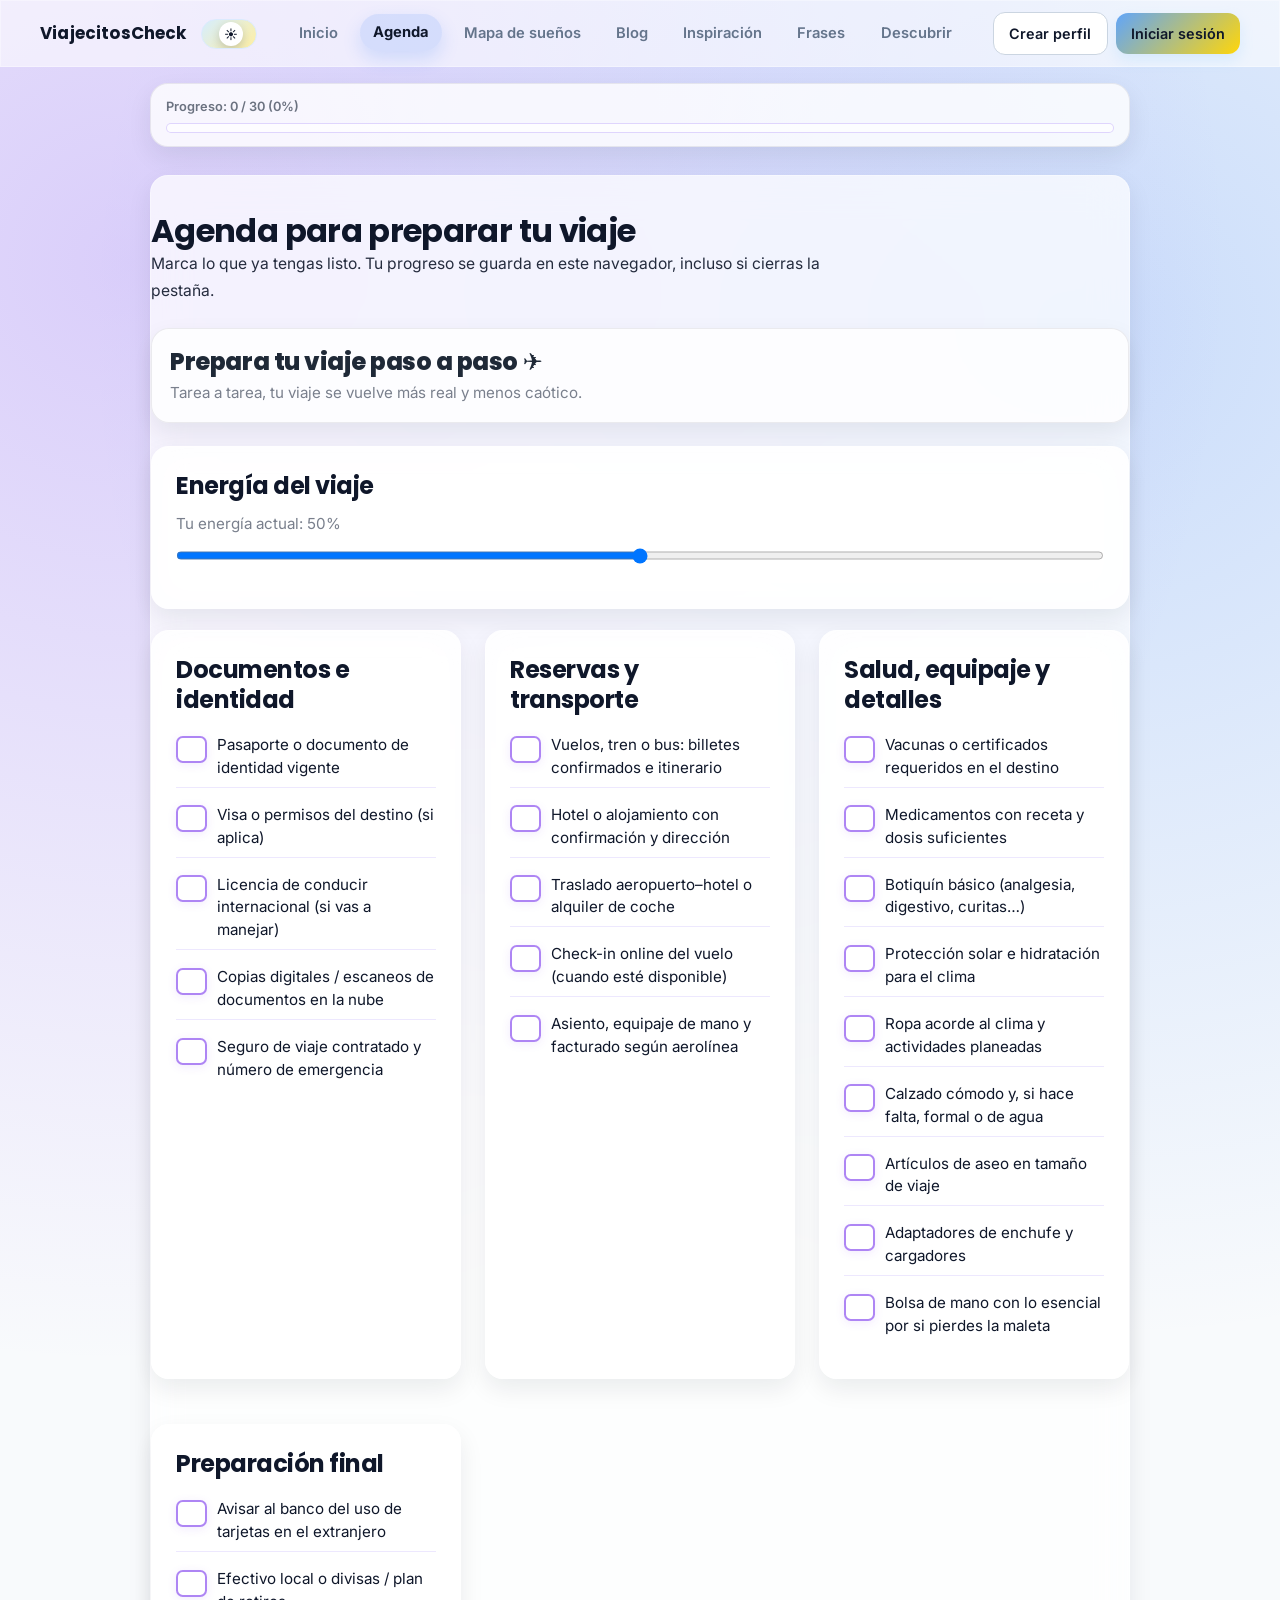
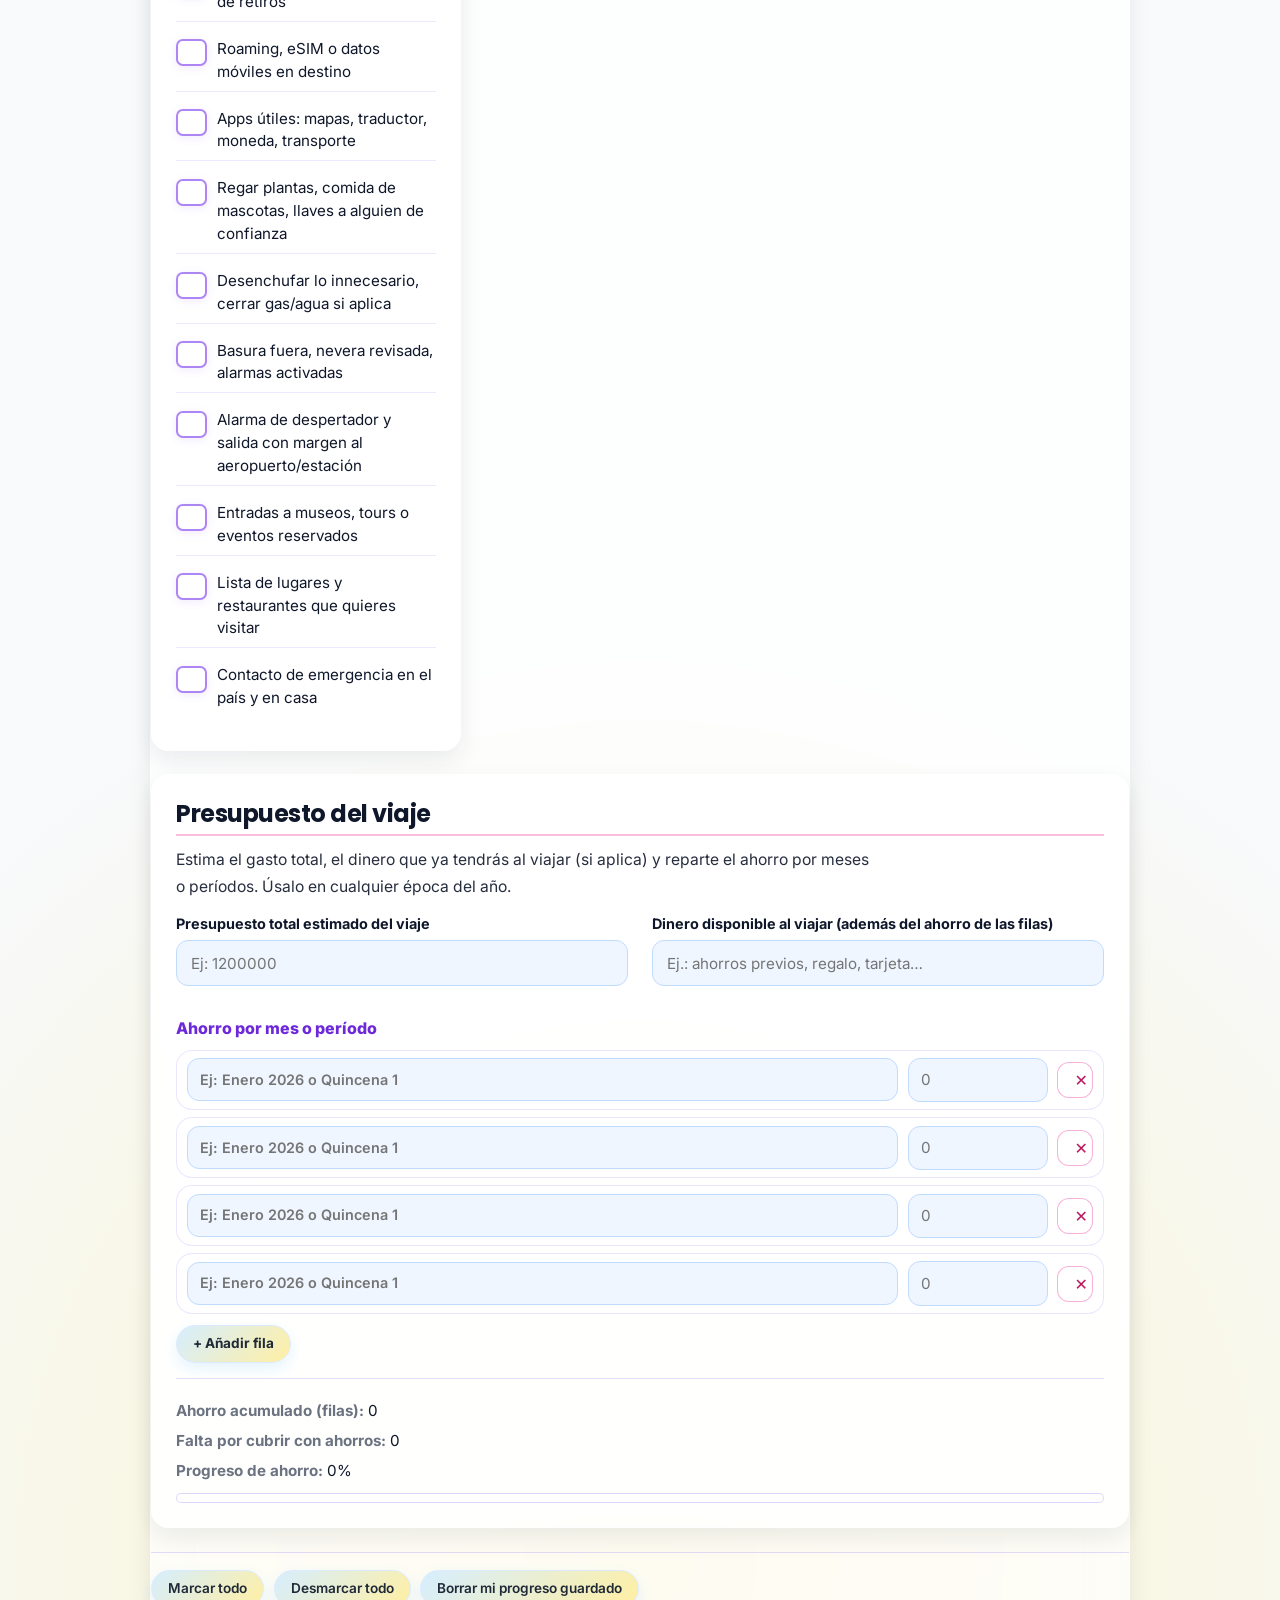
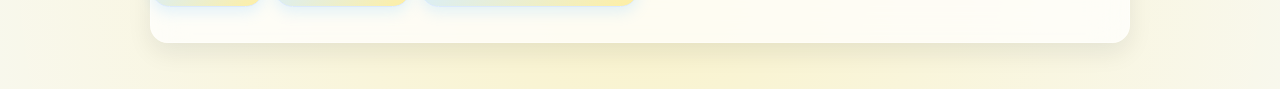
<file: agenda-viaje.html>
<!DOCTYPE html>
<html lang="es">
<head>
    <meta charset="UTF-8">
    <meta name="viewport" content="width=device-width, initial-scale=1.0">
    <title>Agenda de viaje — ViajecitosCheck</title>
    <link rel="preconnect" href="https://fonts.googleapis.com">
    <link rel="preconnect" href="https://fonts.gstatic.com" crossorigin>
    <link href="https://fonts.googleapis.com/css2?family=Inter:wght@400;500;600;700;800&family=Poppins:wght@600;700;800&display=swap" rel="stylesheet">
    <style>
        :root {
            --lilac-deep: #7c3aed;
            --lilac-soft: #ddd6fe;
            --pink-deep: #db2777;
            --pink: #f472b6;
            --pink-soft: #fbcfe8;
            --cream: #fdf4ff;
        }

        * {
            margin: 0;
            padding: 0;
            box-sizing: border-box;
        }

        body {
            min-height: 100vh;
            font-family: "Quicksand", system-ui, sans-serif;
            background: linear-gradient(
                145deg,
                var(--cream) 0%,
                var(--lilac-soft) 35%,
                var(--pink-soft) 70%,
                #fce7f3 100%
            );
            color: #4c1d95;
            padding: clamp(1rem, 4vw, 2rem);
            padding-bottom: 3rem;
        }

        .site-header {
            width: min(980px, 100%);
            margin: 0 auto 1rem;
            padding: 0.7rem 0.85rem;
            border-radius: 20px;
            border: 1px solid rgba(167, 139, 250, 0.35);
            background: rgba(255, 255, 255, 0.72);
            backdrop-filter: blur(8px);
            box-shadow: 0 8px 26px rgba(124, 58, 237, 0.11);
            display: flex;
            align-items: center;
            justify-content: space-between;
            gap: 0.8rem;
            flex-wrap: wrap;
        }

        .site-logo {
            font-size: 1.12rem;
            font-weight: 800;
            color: var(--lilac-deep);
            letter-spacing: 0.01em;
        }

        .site-nav {
            display: flex;
            flex-wrap: wrap;
            gap: 0.35rem;
            align-items: center;
        }

        .site-nav a {
            text-decoration: none;
            color: #5b21b6;
            font-weight: 600;
            font-size: 0.93rem;
            padding: 0.42rem 0.78rem;
            border-radius: 999px;
            transition: transform 0.15s ease, background 0.2s ease, box-shadow 0.2s ease;
        }

        .site-nav a:hover {
            transform: scale(1.05);
            background: rgba(255, 255, 255, 0.9);
            box-shadow: 0 8px 20px rgba(124, 58, 237, 0.12);
        }

        .site-nav a.active {
            color: #a855f7;
            font-weight: 700;
            background: rgba(255, 255, 255, 0.92);
        }

        .auth-actions {
            display: flex;
            flex-wrap: wrap;
            align-items: center;
            gap: 0.55rem;
        }

        .auth-btn {
            display: inline-flex;
            align-items: center;
            justify-content: center;
            text-decoration: none;
            border: 1px solid rgba(167, 139, 250, 0.55);
            border-radius: 999px;
            padding: 0.52rem 0.95rem;
            background: rgba(255, 255, 255, 0.76);
            color: #6d28d9;
            font-family: inherit;
            font-weight: 700;
            font-size: 0.9rem;
            transition: transform 0.15s ease, background 0.2s ease, box-shadow 0.2s ease;
        }

        .auth-btn:hover {
            transform: scale(1.05);
            background: rgba(250, 232, 255, 0.95);
            box-shadow: 0 8px 22px rgba(124, 58, 237, 0.14);
        }

        .auth-btn.primary {
            border-color: transparent;
            background: linear-gradient(120deg, #7c3aed 0%, #db2777 100%);
            color: #ffffff;
            box-shadow: 0 10px 24px rgba(124, 58, 237, 0.18);
        }

        .auth-btn.primary:hover {
            box-shadow: 0 14px 32px rgba(124, 58, 237, 0.28);
        }

        .agenda-progress-panel {
            width: min(980px, 100%);
            margin: 0 auto 1.15rem;
            border-radius: 18px;
            border: 1px solid rgba(167, 139, 250, 0.3);
            background: rgba(255, 255, 255, 0.65);
            box-shadow: 0 5px 18px rgba(124, 58, 237, 0.08);
            padding: 0.8rem 0.95rem;
        }

        .progress-label {
            font-size: 0.8rem;
            font-weight: 600;
            color: #9d174d;
            margin-bottom: 0.35rem;
        }

        .progress-bar {
            height: 10px;
            border-radius: 999px;
            background: rgba(255, 255, 255, 0.7);
            border: 1px solid rgba(167, 139, 250, 0.35);
            overflow: hidden;
        }

        .progress-fill {
            height: 100%;
            width: 0%;
            border-radius: inherit;
            background: linear-gradient(90deg, var(--lilac-deep), var(--pink-deep));
            transition: width 0.35s ease;
        }

        .shell {
            max-width: 980px;
            margin: 0 auto;
            background: linear-gradient(
                135deg,
                rgba(255, 255, 255, 0.88) 0%,
                rgba(250, 232, 255, 0.92) 50%,
                rgba(252, 231, 243, 0.88) 100%
            );
            backdrop-filter: blur(12px);
            border-radius: 24px;
            padding: clamp(1.25rem, 4vw, 2rem);
            border: 1px solid rgba(167, 139, 250, 0.35);
            box-shadow:
                0 4px 28px rgba(124, 58, 237, 0.12),
                0 1px 0 rgba(255, 255, 255, 0.85) inset;
        }

        h1 {
            font-size: clamp(1.5rem, 5vw, 2rem);
            font-weight: 700;
            background: linear-gradient(120deg, var(--lilac-deep) 0%, var(--pink-deep) 55%, var(--pink) 100%);
            -webkit-background-clip: text;
            background-clip: text;
            color: transparent;
            margin-bottom: 0.35rem;
        }

        .intro {
            font-size: 0.95rem;
            color: #86198f;
            opacity: 0.9;
            margin-bottom: 1.5rem;
            line-height: 1.5;
        }

        .section {
            margin-bottom: 1.35rem;
        }

        .section:last-of-type {
            margin-bottom: 0;
        }

        .section h2 {
            font-size: 1rem;
            font-weight: 700;
            color: #5b21b6;
            margin-bottom: 0.6rem;
            padding-bottom: 0.35rem;
            border-bottom: 2px solid rgba(244, 114, 182, 0.45);
        }

        .list {
            list-style: none;
        }

        .list li {
            display: flex;
            align-items: flex-start;
            gap: 0.65rem;
            padding: 0.45rem 0;
            border-bottom: 1px solid rgba(167, 139, 250, 0.2);
            font-size: 0.95rem;
            line-height: 1.4;
        }

        .list li:last-child {
            border-bottom: none;
        }

        .list input[type="checkbox"] {
            width: 1.28rem;
            height: 1.28rem;
            margin-top: 0.1rem;
            appearance: none;
            -webkit-appearance: none;
            border: 2px solid rgba(124, 58, 237, 0.62);
            border-radius: 0.42rem;
            background: rgba(255, 255, 255, 0.95);
            flex-shrink: 0;
            cursor: pointer;
            display: grid;
            place-content: center;
            transition: transform 0.15s ease, border-color 0.2s ease, background 0.2s ease, box-shadow 0.2s ease;
            box-shadow: 0 2px 10px rgba(124, 58, 237, 0.1);
        }

        .list input[type="checkbox"]::before {
            content: "";
            width: 0.35rem;
            height: 0.65rem;
            border-right: 2px solid #ffffff;
            border-bottom: 2px solid #ffffff;
            transform: rotate(45deg) scale(0);
            transform-origin: center;
            transition: transform 0.15s ease;
            margin-top: -0.05rem;
        }

        .list input[type="checkbox"]:hover {
            transform: scale(1.05);
        }

        .list input[type="checkbox"]:focus-visible {
            outline: none;
            box-shadow: 0 0 0 4px rgba(124, 58, 237, 0.18);
        }

        .list input[type="checkbox"]:checked {
            border-color: transparent;
            background: linear-gradient(130deg, #7c3aed 0%, #db2777 100%);
        }

        .list input[type="checkbox"]:checked::before {
            transform: rotate(45deg) scale(1);
        }

        .list label {
            cursor: pointer;
            flex: 1;
        }

        .list input:checked + label {
            text-decoration: line-through;
            opacity: 0.65;
            color: #7c3aed;
        }

        .agenda-dashboard-header {
            margin-bottom: 1.4rem;
            padding: 1.1rem 1.15rem;
            border-radius: 18px;
            border: 1px solid rgba(167, 139, 250, 0.35);
            background: linear-gradient(135deg, rgba(255, 255, 255, 0.86), rgba(252, 231, 243, 0.55));
            box-shadow: 0 4px 18px rgba(124, 58, 237, 0.09);
        }

        .agenda-dashboard-title {
            font-size: clamp(1.12rem, 3.2vw, 1.42rem);
            font-weight: 800;
            color: #5b21b6;
            margin-bottom: 0.35rem;
        }

        .agenda-dashboard-subtitle {
            font-size: 0.95rem;
            color: #86198f;
            opacity: 0.9;
            line-height: 1.45;
        }

        .checklist-grid {
            display: grid;
            grid-template-columns: repeat(2, minmax(0, 1fr));
            gap: 1rem;
            margin-bottom: 1.5rem;
        }

        .check-card {
            background: rgba(255, 255, 255, 0.78);
            border: 1px solid rgba(167, 139, 250, 0.35);
            border-radius: 20px;
            box-shadow: 0 6px 22px rgba(124, 58, 237, 0.1);
            padding: 1rem 1rem 1.05rem;
            animation: cardFadeIn 0.55s ease both;
            transition: transform 0.2s ease, box-shadow 0.22s ease;
        }

        .check-card:nth-child(2) { animation-delay: 0.06s; }
        .check-card:nth-child(3) { animation-delay: 0.12s; }
        .check-card:nth-child(4) { animation-delay: 0.18s; }

        .check-card:hover {
            transform: translateY(-3px);
            box-shadow: 0 14px 30px rgba(124, 58, 237, 0.14);
        }

        .check-card h2 {
            border-bottom: none;
            margin-bottom: 0.75rem;
            padding-bottom: 0;
        }

        @keyframes cardFadeIn {
            from {
                opacity: 0;
                transform: translateY(10px);
            }
            to {
                opacity: 1;
                transform: translateY(0);
            }
        }

        .tools {
            margin-top: 1.5rem;
            padding-top: 1rem;
            border-top: 1px solid rgba(167, 139, 250, 0.3);
            display: flex;
            flex-wrap: wrap;
            gap: 0.6rem;
            align-items: center;
        }

        .tools button {
            font-family: inherit;
            font-weight: 600;
            font-size: 0.85rem;
            padding: 0.5rem 1rem;
            border-radius: 999px;
            border: 1px solid rgba(167, 139, 250, 0.5);
            background: rgba(255, 255, 255, 0.85);
            color: #6d28d9;
            cursor: pointer;
            transition: background 0.2s ease, transform 0.15s ease;
        }

        .tools button:hover {
            background: rgba(250, 232, 255, 0.95);
            transform: translateY(-1px);
        }

        .tools button.danger {
            color: #be185d;
            border-color: rgba(244, 114, 182, 0.6);
        }

        .budget-grid {
            display: grid;
            grid-template-columns: 1fr 1fr;
            gap: 0.85rem;
            margin-bottom: 1rem;
        }

        .field {
            display: flex;
            flex-direction: column;
            gap: 0.35rem;
        }

        .field label {
            font-weight: 700;
            font-size: 0.9rem;
            color: #5b21b6;
        }

        .field input {
            width: 100%;
            padding: 0.7rem 0.85rem;
            border-radius: 14px;
            border: 1px solid rgba(167, 139, 250, 0.45);
            outline: none;
            background: rgba(255, 255, 255, 0.85);
            font-family: inherit;
            font-size: 0.95rem;
            color: #3b0764;
        }

        .field input:focus {
            border-color: rgba(124, 58, 237, 0.65);
            box-shadow: 0 0 0 4px rgba(124, 58, 237, 0.12);
        }

        .savings {
            grid-column: 1 / -1;
            padding-top: 0.35rem;
        }

        .savings-title {
            font-weight: 800;
            color: #6d28d9;
            margin-bottom: 0.5rem;
        }

        .month-row {
            display: grid;
            grid-template-columns: minmax(0, 1fr) minmax(100px, 140px) auto;
            gap: 0.6rem;
            align-items: center;
            margin: 0.45rem 0;
            padding: 0.45rem 0.6rem;
            border-radius: 16px;
            border: 1px solid rgba(167, 139, 250, 0.22);
            background: rgba(255, 255, 255, 0.55);
        }

        .month-row .month-label {
            padding: 0.65rem 0.75rem;
            border-radius: 12px;
            border: 1px solid rgba(167, 139, 250, 0.45);
            outline: none;
            background: rgba(255, 255, 255, 0.9);
            font-family: inherit;
            font-size: 0.9rem;
            font-weight: 600;
            color: #4c1d95;
        }

        .month-row .month-label:focus {
            border-color: rgba(124, 58, 237, 0.65);
            box-shadow: 0 0 0 3px rgba(124, 58, 237, 0.12);
        }

        .month-row .month-amount {
            padding: 0.65rem 0.75rem;
            border-radius: 12px;
            border: 1px solid rgba(167, 139, 250, 0.45);
            outline: none;
            background: rgba(255, 255, 255, 0.9);
            font-family: inherit;
            font-size: 0.95rem;
            color: #3b0764;
        }

        .month-row .month-amount:focus {
            border-color: rgba(124, 58, 237, 0.65);
            box-shadow: 0 0 0 3px rgba(124, 58, 237, 0.12);
        }

        .btn-row-remove {
            width: 2.25rem;
            height: 2.25rem;
            border-radius: 12px;
            border: 1px solid rgba(244, 114, 182, 0.55);
            background: rgba(255, 255, 255, 0.85);
            color: #be185d;
            font-size: 1rem;
            line-height: 1;
            cursor: pointer;
            flex-shrink: 0;
            transition: background 0.2s ease, transform 0.15s ease;
        }

        .btn-row-remove:hover {
            background: rgba(252, 231, 243, 0.95);
            transform: translateY(-1px);
        }

        .btn-row-remove:disabled {
            opacity: 0.35;
            cursor: not-allowed;
            transform: none;
        }

        .budget-row-tools {
            margin-top: 0.65rem;
            display: flex;
            flex-wrap: wrap;
            gap: 0.5rem;
        }

        .budget-row-tools button {
            font-family: inherit;
            font-weight: 700;
            font-size: 0.85rem;
            padding: 0.5rem 1rem;
            border-radius: 999px;
            border: 1px solid rgba(167, 139, 250, 0.55);
            background: rgba(255, 255, 255, 0.88);
            color: #6d28d9;
            cursor: pointer;
            transition: background 0.2s ease, transform 0.15s ease;
        }

        .budget-row-tools button:hover {
            background: rgba(250, 232, 255, 0.95);
            transform: translateY(-1px);
        }

        .budget-summary {
            padding-top: 0.95rem;
            border-top: 1px solid rgba(167, 139, 250, 0.3);
        }

        .summary-line {
            font-size: 0.95rem;
            margin: 0.35rem 0;
            color: #4c1d95;
        }

        .budget-progress-bar {
            margin-top: 0.6rem;
            height: 10px;
        }

        @media (max-width: 700px) {
            .site-header {
                flex-direction: column;
                align-items: flex-start;
            }

            .site-nav {
                width: 100%;
            }

            .auth-actions {
                width: 100%;
            }
        }

        @media (max-width: 560px) {
            .checklist-grid {
                grid-template-columns: 1fr;
            }

            .budget-grid {
                grid-template-columns: 1fr;
            }

            .month-row {
                grid-template-columns: 1fr;
            }

            .btn-row-remove {
                justify-self: end;
            }
        }
        :root { --app-white:#FFFFFF; --app-surface:#FAFAFA; --app-blue-soft:#D6EEFF; --app-blue:#5BB8FF; --app-yellow-soft:#FFEFA3; --app-yellow-hover:#FFD447; --app-pink-soft:#FFD6EC; --app-text:#1F2937; --app-text-muted:#6B7280; --app-shadow:0 16px 36px rgba(31,41,55,.12); }
        html[data-theme="dark"] { --app-white:#0f172a; --app-surface:#111827; --app-blue-soft:#1e3a5f; --app-blue:#60a5fa; --app-yellow-soft:#5b4b1e; --app-yellow-hover:#facc15; --app-pink-soft:#55324e; --app-text:#f8fafc; --app-text-muted:#cbd5e1; --app-shadow:0 18px 42px rgba(2,6,23,.45); }
        body { background: radial-gradient(circle at 8% 10%, rgba(91,184,255,.28), transparent 34%), radial-gradient(circle at 90% 16%, rgba(255,212,71,.28), transparent 34%), radial-gradient(circle at 52% 0%, rgba(255,214,236,.22), transparent 30%), var(--app-white) !important; color: var(--app-text) !important; }
        html[data-theme="dark"] body { background: radial-gradient(circle at 8% 10%, rgba(96,165,250,.22), transparent 34%), radial-gradient(circle at 90% 16%, rgba(250,204,21,.15), transparent 34%), radial-gradient(circle at 52% 0%, rgba(192,132,252,.12), transparent 30%), #0b1220 !important; }
        h1, h2, h3, .site-logo, .agenda-dashboard-title { color: var(--app-text) !important; background: none !important; -webkit-text-fill-color: currentColor; }
        .intro, .agenda-dashboard-subtitle, .progress-label, .summary-line { color: var(--app-text-muted) !important; }
        .site-header { position: sticky; top: .75rem; z-index: 60; background: rgba(255,255,255,.88) !important; border-color: #e5e7eb !important; backdrop-filter: blur(10px); box-shadow: 0 8px 24px rgba(31,41,55,.06) !important; }
        html[data-theme="dark"] .site-header { background: rgba(15,23,42,.86) !important; border-color: #334155 !important; }
        .shell, .section, .check-card, .agenda-progress-panel, .agenda-dashboard-header { background: var(--app-white) !important; border-color: #dbeafe !important; box-shadow: var(--app-shadow) !important; border-radius: 18px !important; }
        html[data-theme="dark"] .shell, html[data-theme="dark"] .section, html[data-theme="dark"] .check-card, html[data-theme="dark"] .agenda-progress-panel, html[data-theme="dark"] .agenda-dashboard-header { border-color: #334155 !important; }
        .agenda-dashboard-header { background: linear-gradient(180deg, var(--app-blue-soft), var(--app-white)) !important; }
        .site-nav a, .auth-btn, .tools button, .budget-row-tools button { background: linear-gradient(135deg, var(--app-blue-soft), var(--app-yellow-soft)) !important; color: var(--app-text) !important; border-color: #dbeafe !important; border-radius: 999px !important; box-shadow: 0 6px 14px rgba(126,200,255,.2) !important; }
        .site-nav a.active { background: var(--app-yellow-soft) !important; color: var(--app-text) !important; font-weight: 700 !important; }
        .auth-btn.primary { background: linear-gradient(135deg, var(--app-blue), var(--app-yellow-soft), var(--app-pink-soft)) !important; color: var(--app-text) !important; border-color: transparent !important; }
        .field input, .month-row .month-label, .month-row .month-amount { background: color-mix(in srgb, var(--app-blue-soft) 36%, white) !important; border-color: #cfe5f6 !important; color: var(--app-text) !important; border-radius: 12px !important; }
        html[data-theme="dark"] .field input, html[data-theme="dark"] .month-row .month-label, html[data-theme="dark"] .month-row .month-amount { border-color: #475569 !important; }
        .field input:focus, .month-row .month-label:focus, .month-row .month-amount:focus { box-shadow: 0 0 0 3px rgba(167,216,255,0.35) !important; border-color: var(--app-blue) !important; }
        .progress-fill { background: linear-gradient(135deg, var(--app-blue), var(--app-yellow-soft)) !important; }
        .site-nav a:hover, .auth-btn:hover, .tools button:hover, .budget-row-tools button:hover { background: linear-gradient(135deg, var(--app-blue), var(--app-yellow-hover)) !important; box-shadow: 0 10px 22px rgba(31,41,55,.14) !important; transform: translateY(-2px) scale(1.02); }
        .nav-toggle { display: none; border: 1px solid #dbeafe; border-radius: 10px; background: var(--app-surface); color: var(--app-text); width: 2.2rem; height: 2.2rem; cursor: pointer; }
        #themeToggleBtn {
            position: relative;
            width: 56px;
            min-width: 56px;
            height: 30px;
            border-radius: 999px !important;
            padding: 0 !important;
            display: inline-flex;
            align-items: center;
            border: 1px solid #dbeafe !important;
            background: linear-gradient(135deg, var(--app-blue-soft), var(--app-yellow-soft)) !important;
            margin-left: 0 !important;
            overflow: hidden;
            transform: none !important;
        }
        #themeToggleBtn .theme-knob {
            width: 24px;
            height: 24px;
            margin-left: 4px;
            border-radius: 50%;
            display: inline-flex;
            align-items: center;
            justify-content: center;
            background: #fff;
            box-shadow: 0 4px 10px rgba(31,41,55,.2);
            transform: translateX(0);
            transition: transform .42s cubic-bezier(.22, 1.45, .36, 1);
            will-change: transform;
            font-size: 13px;
            line-height: 1;
        }
        html[data-theme="dark"] #themeToggleBtn .theme-knob { transform: translateX(24px); background: #0f172a; color: #f8fafc; }
        #themeToggleBtn:hover,
        #themeToggleBtn:focus-visible { transform: none !important; box-shadow: 0 0 0 2px rgba(59,130,246,.25) !important; }
        @media (max-width: 900px) {
            .nav-toggle { display: inline-flex; align-items:center; justify-content:center; }
            .site-nav, .auth-actions { display: none !important; width: 100%; }
            .site-header.is-open .site-nav, .site-header.is-open .auth-actions { display: flex !important; }
            .site-header.is-open .site-nav { flex-direction: column; align-items: flex-start; }
        }
        :root { --pro-white:#FFFFFF; --pro-gray:#F8FAFC; --pro-text:#0F172A; --pro-muted:#64748B; --pro-blue-soft:#60A5FA; --pro-blue:#3B82F6; --pro-yellow:#FFD60A; --pro-grad:linear-gradient(135deg,#60A5FA,#FFD60A); }
        body { background: linear-gradient(120deg,#F8FAFC,#E0F2FE,#FEF9C3) !important; background-size:200% 200%; animation:bgShift 16s ease infinite; color:var(--pro-text) !important; }
        @keyframes bgShift { 0% { background-position:0% 40%; } 50% { background-position:100% 60%; } 100% { background-position:0% 40%; } }
        .site-header { width:100% !important; max-width:none !important; margin:0 !important; border-radius:0 !important; top:0 !important; padding:.7rem 1rem !important; background:rgba(255,255,255,.8) !important; border-bottom:1px solid rgba(15,23,42,.08) !important; box-shadow:0 8px 24px rgba(15,23,42,.06) !important; }
        .site-header-inner { width:min(1200px,100%); margin:0 auto; display:flex; align-items:center; justify-content:space-between; gap:1rem; position:relative; }
        .site-nav { position:absolute; left:50%; transform:translateX(-50%); display:flex; gap:1rem; }
        .site-nav a { background:transparent !important; border:none !important; box-shadow:none !important; color:var(--pro-muted) !important; position:relative; padding:.2rem 0 !important; border-radius:0 !important; }
        .site-nav a::after { content:""; position:absolute; left:0; bottom:-4px; width:0; height:2px; background:var(--pro-blue); transition:width .25s ease; }
        .site-nav a:hover { color:var(--pro-blue) !important; transform:none !important; }
        .site-nav a:hover::after, .site-nav a.active::after { width:100%; }
        .auth-btn { border-radius:12px !important; transition:all .25s ease !important; }
        .auth-btn:not(.primary) { background:#fff !important; border:1px solid #cbd5e1 !important; color:var(--pro-text) !important; box-shadow:none !important; }
        .auth-btn.primary { background:var(--pro-grad) !important; color:#0f172a !important; border:none !important; }
        .auth-btn:hover, .tools button:hover, .budget-row-tools button:hover { transform:scale(1.05); box-shadow:0 10px 20px rgba(59,130,246,.2) !important; }
        .shell, .section, .check-card, .agenda-progress-panel, .agenda-dashboard-header { background:#fff !important; border-radius:18px !important; border:1px solid rgba(15,23,42,.08) !important; box-shadow:0 10px 24px rgba(15,23,42,.08) !important; }
        .field input, .month-row .month-label, .month-row .month-amount { background:#eff6ff !important; border:1px solid #bfdbfe !important; }
        .field input:focus, .month-row .month-label:focus, .month-row .month-amount:focus { border-color:#3B82F6 !important; box-shadow:0 0 0 3px rgba(59,130,246,.18) !important; }
        @media (max-width: 900px) { .site-header-inner{flex-wrap:wrap;} .site-nav{position:fixed;left:0;right:0;top:64px;transform:none;flex-direction:column;align-items:center;padding:1.5rem;min-height:calc(100dvh - 64px);background:rgba(248,250,252,.98);display:none;z-index:80;} .site-header.is-open .site-nav{display:flex !important;} }
        /* Final header/layout fix: prevent overlaps */
        .site-header-inner {
            display: flex !important;
            align-items: center !important;
            gap: 1rem !important;
            flex-wrap: nowrap !important;
        }
        .site-logo { flex-shrink: 0; }
        .site-nav {
            position: static !important;
            transform: none !important;
            flex: 1 1 auto !important;
            display: flex !important;
            justify-content: center !important;
            gap: 1rem !important;
            min-width: 0;
        }
        .auth-actions {
            display: flex !important;
            align-items: center !important;
            gap: .6rem !important;
            margin-left: auto !important;
            flex-shrink: 0;
        }
        #themeToggleBtn { margin-left: .4rem !important; flex-shrink: 0; position: relative !important; z-index: 2; }
        .auth-btn, .submit-btn, .btn { border-radius: 12px !important; padding: .55rem .95rem !important; }
        @media (max-width: 900px) {
            .site-header-inner { flex-wrap: wrap !important; }
            .site-nav {
                display: none !important;
                position: fixed !important;
                top: 64px !important;
                left: 0 !important;
                right: 0 !important;
                min-height: calc(100dvh - 64px);
                background: rgba(248,250,252,.98) !important;
                padding: 1.2rem !important;
                flex-direction: column !important;
                align-items: center !important;
                justify-content: flex-start !important;
                z-index: 90 !important;
            }
            .site-header.is-open .site-nav { display: flex !important; }
            .site-header.is-open .auth-actions { display: flex !important; width: 100%; justify-content: center !important; }
        }
        /* Final nav pill hover fix */
        .site-nav a {
            border-radius: 999px !important;
            padding: .45rem .8rem !important;
            transition: background .22s ease, color .22s ease, box-shadow .22s ease, transform .22s ease !important;
        }
        .site-nav a::after { display: none !important; }
        .site-nav a:hover,
        .site-nav a.active {
            background: rgba(59,130,246,.14) !important;
            color: #0f172a !important;
            box-shadow: 0 8px 18px rgba(59,130,246,.18) !important;
            transform: translateY(-1px);
        }
        html[data-theme="dark"] .site-nav a { color: #cbd5e1 !important; }
        html[data-theme="dark"] .site-nav a:hover,
        html[data-theme="dark"] .site-nav a.active {
            background: rgba(96,165,250,.24) !important;
            color: #f8fafc !important;
            box-shadow: 0 8px 18px rgba(96,165,250,.25) !important;
        }
        /* Final dark-mode contrast fix */
        html[data-theme="dark"] body { color: #e2e8f0 !important; background: linear-gradient(120deg, #0b1220, #111827, #1f2937) !important; }
        html[data-theme="dark"] .site-header { background: rgba(15, 23, 42, 0.9) !important; border-color: #334155 !important; }
        html[data-theme="dark"] .site-logo, html[data-theme="dark"] h1, html[data-theme="dark"] h2, html[data-theme="dark"] h3 { color: #f8fafc !important; -webkit-text-fill-color: currentColor !important; background: none !important; }
        html[data-theme="dark"] .intro, html[data-theme="dark"] .agenda-dashboard-subtitle, html[data-theme="dark"] .progress-label, html[data-theme="dark"] .summary-line { color: #cbd5e1 !important; }
        html[data-theme="dark"] .shell, html[data-theme="dark"] .section, html[data-theme="dark"] .check-card, html[data-theme="dark"] .agenda-progress-panel, html[data-theme="dark"] .agenda-dashboard-header { background: #111827 !important; border-color: #334155 !important; box-shadow: 0 10px 28px rgba(2, 6, 23, 0.45) !important; }
        html[data-theme="dark"] .site-nav a { color: #cbd5e1 !important; }
        html[data-theme="dark"] .site-nav a:hover, html[data-theme="dark"] .site-nav a.active { color: #93c5fd !important; }
        html[data-theme="dark"] .field input, html[data-theme="dark"] .month-row .month-label, html[data-theme="dark"] .month-row .month-amount { background: #0f172a !important; border-color: #475569 !important; color: #e2e8f0 !important; }
        .site-header + * { margin-top: 1rem !important; }
        @media (max-width: 900px) { .site-header + * { margin-top: .75rem !important; } }
        /* Global header lock + visible theme switch */
        .site-header { position: sticky !important; top: 0 !important; width: 100% !important; z-index: 120 !important; }
        .site-header-inner {
            width: min(1200px, 100%) !important;
            margin: 0 auto !important;
            display: grid !important;
            grid-template-columns: auto auto 1fr auto !important;
            align-items: center !important;
            gap: .85rem !important;
        }
        .site-nav { display: flex !important; flex-wrap: nowrap !important; white-space: nowrap !important; justify-content: center !important; gap: .85rem !important; }
        .header-right { margin-left: auto !important; display: flex !important; align-items: center !important; gap: .5rem !important; flex-wrap: nowrap !important; }
        .auth-actions { display: flex !important; align-items: center !important; gap: .5rem !important; flex-wrap: nowrap !important; margin-left: 0 !important; }
        .auth-actions.is-hidden { display: none !important; }
        #themeToggleBtn { flex-shrink: 0 !important; }
        html[data-theme="dark"] #themeToggleBtn { border-color: #93c5fd !important; background: linear-gradient(135deg, #1e3a8a, #0f172a) !important; }
        html[data-theme="dark"] #themeToggleBtn .theme-knob { background: #0b1220 !important; color: #f8fafc !important; border: 1px solid #93c5fd !important; }
        @media (max-width: 900px) {
            .site-header-inner { display: flex !important; flex-wrap: wrap !important; }
            .site-nav { display: none !important; }
            .site-header.is-open .site-nav {
                display: flex !important;
                position: fixed !important;
                top: 64px !important;
                left: 0 !important;
                right: 0 !important;
                min-height: calc(100dvh - 64px) !important;
                padding: 1.2rem !important;
                background: rgba(248,250,252,.98) !important;
                flex-direction: column !important;
                align-items: center !important;
                z-index: 120 !important;
            }
        }
        /* Dark mode polish */
        html[data-theme="dark"] .shell,
        html[data-theme="dark"] .section,
        html[data-theme="dark"] .check-card,
        html[data-theme="dark"] .agenda-progress-panel,
        html[data-theme="dark"] .agenda-dashboard-header,
        html[data-theme="dark"] .budget-card {
            background: #0f172a !important;
            border-color: #334155 !important;
        }
        html[data-theme="dark"] .list label,
        html[data-theme="dark"] .budget-summary,
        html[data-theme="dark"] .summary-line,
        html[data-theme="dark"] .budget-help,
        html[data-theme="dark"] .muted {
            color: #cbd5e1 !important;
        }
        html[data-theme="dark"] .month-row,
        html[data-theme="dark"] .month-label,
        html[data-theme="dark"] .month-amount,
        html[data-theme="dark"] .field input {
            background: #0b1220 !important;
            color: #e2e8f0 !important;
            border-color: #475569 !important;
        }
        /* Force non-floating fixed top header */
        .site-header {
            position: sticky !important;
            top: 0 !important;
            left: 0 !important;
            right: 0 !important;
            width: 100% !important;
            max-width: none !important;
            margin: 0 !important;
            border-radius: 0 !important;
            z-index: 140 !important;
        }
        /* Remove viewport padding that makes header float */
        html, body { margin: 0 !important; padding: 0 !important; }
        body { padding-bottom: 0 !important; }
        /* Final hard override: fixed bar, not floating card */
        .site-header {
            top: 0 !important;
            background: #ffffff !important;
            backdrop-filter: none !important;
            -webkit-backdrop-filter: none !important;
            box-shadow: none !important;
            border-radius: 0 !important;
        }
        html[data-theme="dark"] .site-header {
            background: #0f172a !important;
            border-bottom-color: rgba(148, 163, 184, 0.3) !important;
        }
        /* Final text color cleanup: remove residual purple text */
        body,
        h1, h2, h3, h4, h5, h6,
        p, li, label, small, span,
        .intro, .muted, .note, .empty-state {
            color: #0f172a !important;
        }
        html[data-theme="dark"] body,
        html[data-theme="dark"] h1, html[data-theme="dark"] h2, html[data-theme="dark"] h3,
        html[data-theme="dark"] h4, html[data-theme="dark"] h5, html[data-theme="dark"] h6,
        html[data-theme="dark"] p, html[data-theme="dark"] li, html[data-theme="dark"] label,
        html[data-theme="dark"] small, html[data-theme="dark"] span,
        html[data-theme="dark"] .intro, html[data-theme="dark"] .muted,
        html[data-theme="dark"] .note, html[data-theme="dark"] .empty-state {
            color: #e2e8f0 !important;
        }
        /* Global responsive hardening (mobile first) */
        html { font-size: 16px; -webkit-text-size-adjust: 100%; }
        *, *::before, *::after { box-sizing: border-box; min-width: 0; }
        body { overflow-x: hidden; line-height: 1.45; }
        img, video, canvas, svg { display: block; max-width: 100%; height: auto; }
        main, section, article, aside, header, footer, nav, div { max-width: 100%; }
        .shell, .container, .main-content, .content, .page, .wrapper {
            width: min(1200px, calc(100% - 1rem)) !important;
            margin-inline: auto !important;
            padding-inline: 0 !important;
        }
        .site-header { padding: 0.65rem 0.75rem !important; }
        .site-header-inner {
            width: min(1200px, 100%) !important;
            display: grid !important;
            grid-template-columns: auto auto 1fr auto !important;
            align-items: center !important;
            gap: 0.5rem !important;
        }
        .site-logo { font-size: clamp(0.95rem, 3.6vw, 1.05rem) !important; }
        .nav-toggle { display: inline-flex !important; }
        .site-nav {
            display: none;
            position: fixed;
            left: 0;
            right: 0;
            top: 62px;
            padding: 1rem;
            background: #ffffff;
            flex-direction: column;
            align-items: stretch;
            gap: 0.65rem;
            z-index: 180;
        }
        html[data-theme="dark"] .site-nav { background: #0f172a; }
        .site-header.is-open .site-nav { display: flex !important; }
        .site-nav a { font-size: 0.92rem !important; }
        .header-right, .auth-actions, .hero-actions, .toolbar, .filters, .form-row { flex-wrap: wrap; }
        h1 { font-size: clamp(1.35rem, 6vw, 2rem) !important; line-height: 1.18 !important; }
        h2 { font-size: clamp(1.1rem, 4.9vw, 1.5rem) !important; line-height: 1.24 !important; }
        h3 { font-size: clamp(1rem, 4.2vw, 1.2rem) !important; line-height: 1.28 !important; }
        p, li, label, input, select, textarea, button { font-size: 0.95rem; line-height: 1.42; }
        .article-grid, .benefits-grid, .explore-grid, .stats-grid, .moments-grid, .retos-grid,
        .check-grid, .dreams-grid, .posts-grid, .quiz-grid, .cards-grid, .landing-grid {
            grid-template-columns: 1fr !important;
        }
        .card, .mini-card, .benefit-card, .explore-card, .check-card, .dream-card, .post-card,
        .article-card, .quote-card, .quiz-card, .result-card {
            width: 100% !important;
            max-width: 100% !important;
        }
        @media (min-width: 768px) {
            .shell, .container, .main-content, .content, .page, .wrapper {
                width: min(1200px, calc(100% - 2rem)) !important;
            }
            .site-header { padding: 0.7rem 1rem !important; }
            .article-grid, .benefits-grid, .explore-grid, .stats-grid, .moments-grid, .retos-grid,
            .check-grid, .dreams-grid, .posts-grid, .quiz-grid, .cards-grid, .landing-grid {
                grid-template-columns: repeat(2, minmax(0, 1fr)) !important;
            }
        }
        @media (min-width: 1024px) {
            .shell, .container, .main-content, .content, .page, .wrapper {
                width: min(1200px, calc(100% - 3rem)) !important;
            }
            .nav-toggle { display: none !important; }
            .site-nav {
                display: flex !important;
                position: static !important;
                flex-direction: row !important;
                align-items: center !important;
                justify-content: center !important;
                background: transparent !important;
                padding: 0 !important;
                gap: 0.6rem !important;
            }
            .article-grid, .benefits-grid, .explore-grid, .stats-grid, .moments-grid, .retos-grid,
            .check-grid, .dreams-grid, .posts-grid, .quiz-grid, .cards-grid, .landing-grid {
                grid-template-columns: repeat(3, minmax(0, 1fr)) !important;
            }
        }
        /* Mobile header fit fix */
        @media (max-width: 767px) {
            .site-header { padding: 0.55rem 0.65rem !important; }
            .site-header-inner {
                grid-template-columns: 1fr auto auto !important;
                grid-template-areas:
                    "logo toggle theme"
                    "actions actions actions"
                    "nav nav nav" !important;
                gap: 0.5rem !important;
            }
            .site-logo { grid-area: logo; font-size: 1.05rem !important; }
            .nav-toggle { grid-area: toggle; width: 2.35rem; height: 2.35rem; }
            #themeToggleBtn { grid-area: theme; justify-self: end; }
            .header-right {
                grid-area: actions;
                width: 100%;
                justify-content: stretch !important;
            }
            .auth-actions {
                display: grid !important;
                grid-template-columns: repeat(2, minmax(0, 1fr)) !important;
                width: 100% !important;
                gap: 0.5rem !important;
            }
            .auth-btn {
                min-width: 0 !important;
                width: 100% !important;
                padding: 0.56rem 0.5rem !important;
                font-size: 0.82rem !important;
                white-space: nowrap;
            }
            .site-nav { grid-area: nav; top: 112px !important; }
        }
    </style>
    <link rel="stylesheet" href="assets/css/design-system.css">
    <link rel="stylesheet" href="assets/css/components.css">
    <link rel="stylesheet" href="assets/css/pages.css">
</head>
<body class="page-agenda">
    <header class="site-header">
        <div class="site-header-inner">
        <div class="site-logo">ViajecitosCheck</div>
        <button type="button" class="nav-toggle" id="navToggleBtn" aria-label="Abrir menú">☰</button>
        <button type="button" class="auth-btn" id="themeToggleBtn" aria-label="Cambiar tema" aria-pressed="false" title="Cambiar tema"><span class="theme-knob" aria-hidden="true">☀</span></button>
        <nav class="site-nav" aria-label="Menú principal">
            <a href="index.html">Inicio</a>
            <a class="active" href="agenda-viaje.html">Agenda</a>
            <a href="mapa-suenos.html">Mapa de sueños</a>
            <a href="blog-viajes.html">Blog</a>
            <a href="inspiracion-viajera.html">Inspiración</a>
            <a href="frases-inspiracionales.html">Frases</a>
            <a href="descubre-tu-viaje.html">Descubrir</a>
        </nav>
        <div class="header-right">
            <div class="auth-actions" id="guestAuthActions">
                <a class="auth-btn" href="index.html">Crear perfil</a>
                <a class="auth-btn primary" href="index.html">Iniciar sesión</a>
            </div>
            <div class="auth-actions is-hidden" id="userAuthActions">
                <a class="auth-btn" href="index.html">Editar perfil</a>
                <a class="auth-btn" href="index.html">Salir</a>
            </div>
        </div>
        </div>
    </header>

    <section class="agenda-progress-panel">
        <div class="progress-label" id="progressLabel">Progreso: 0%</div>
        <div class="progress-bar" role="progressbar" aria-valuenow="0" aria-valuemin="0" aria-valuemax="100">
            <div class="progress-fill" id="progressFill"></div>
        </div>
    </section>

    <main class="shell">
        <h1>Agenda para preparar tu viaje</h1>
        <p class="intro">
            Marca lo que ya tengas listo. Tu progreso se guarda en este navegador, incluso si cierras la pestaña.
        </p>

        <section class="agenda-dashboard-header">
            <h2 class="agenda-dashboard-title">Prepara tu viaje paso a paso ✈️</h2>
            <p class="agenda-dashboard-subtitle">Tarea a tarea, tu viaje se vuelve más real y menos caótico.</p>
        </section>

        <section class="section check-card" aria-label="Estado emocional del viaje">
            <h2>Energía del viaje</h2>
            <p class="agenda-dashboard-subtitle" id="tripEnergyText">Tu energía actual: 50%</p>
            <input id="tripEnergyRange" type="range" min="0" max="100" value="50" style="width:100%;" />
        </section>

        <div class="checklist-grid" aria-label="Checklist de preparación">
            <section class="section check-card" aria-labelledby="sec-docs">
                <h2 id="sec-docs">Documentos e identidad</h2>
                <ul class="list" data-section="docs">
                    <li><input type="checkbox" id="d1" data-id="d1"><label for="d1">Pasaporte o documento de identidad vigente</label></li>
                    <li><input type="checkbox" id="d2" data-id="d2"><label for="d2">Visa o permisos del destino (si aplica)</label></li>
                    <li><input type="checkbox" id="d3" data-id="d3"><label for="d3">Licencia de conducir internacional (si vas a manejar)</label></li>
                    <li><input type="checkbox" id="d4" data-id="d4"><label for="d4">Copias digitales / escaneos de documentos en la nube</label></li>
                    <li><input type="checkbox" id="d5" data-id="d5"><label for="d5">Seguro de viaje contratado y número de emergencia</label></li>
                </ul>
            </section>

            <section class="section check-card" aria-labelledby="sec-book">
                <h2 id="sec-book">Reservas y transporte</h2>
                <ul class="list" data-section="book">
                    <li><input type="checkbox" id="b1" data-id="b1"><label for="b1">Vuelos, tren o bus: billetes confirmados e itinerario</label></li>
                    <li><input type="checkbox" id="b2" data-id="b2"><label for="b2">Hotel o alojamiento con confirmación y dirección</label></li>
                    <li><input type="checkbox" id="b3" data-id="b3"><label for="b3">Traslado aeropuerto–hotel o alquiler de coche</label></li>
                    <li><input type="checkbox" id="b4" data-id="b4"><label for="b4">Check-in online del vuelo (cuando esté disponible)</label></li>
                    <li><input type="checkbox" id="b5" data-id="b5"><label for="b5">Asiento, equipaje de mano y facturado según aerolínea</label></li>
                </ul>
            </section>

            <section class="section check-card" aria-labelledby="sec-stay">
                <h2 id="sec-stay">Salud, equipaje y detalles</h2>
                <ul class="list" data-section="stay">
                    <li><input type="checkbox" id="h1" data-id="h1"><label for="h1">Vacunas o certificados requeridos en el destino</label></li>
                    <li><input type="checkbox" id="h2" data-id="h2"><label for="h2">Medicamentos con receta y dosis suficientes</label></li>
                    <li><input type="checkbox" id="h3" data-id="h3"><label for="h3">Botiquín básico (analgesia, digestivo, curitas…)</label></li>
                    <li><input type="checkbox" id="h4" data-id="h4"><label for="h4">Protección solar e hidratación para el clima</label></li>
                    <li><input type="checkbox" id="p1" data-id="p1"><label for="p1">Ropa acorde al clima y actividades planeadas</label></li>
                    <li><input type="checkbox" id="p2" data-id="p2"><label for="p2">Calzado cómodo y, si hace falta, formal o de agua</label></li>
                    <li><input type="checkbox" id="p3" data-id="p3"><label for="p3">Artículos de aseo en tamaño de viaje</label></li>
                    <li><input type="checkbox" id="p4" data-id="p4"><label for="p4">Adaptadores de enchufe y cargadores</label></li>
                    <li><input type="checkbox" id="p5" data-id="p5"><label for="p5">Bolsa de mano con lo esencial por si pierdes la maleta</label></li>
                </ul>
            </section>

            <section class="section check-card" aria-labelledby="sec-final">
                <h2 id="sec-final">Preparación final</h2>
                <ul class="list" data-section="final">
                    <li><input type="checkbox" id="m1" data-id="m1"><label for="m1">Avisar al banco del uso de tarjetas en el extranjero</label></li>
                    <li><input type="checkbox" id="m2" data-id="m2"><label for="m2">Efectivo local o divisas / plan de retiros</label></li>
                    <li><input type="checkbox" id="m3" data-id="m3"><label for="m3">Roaming, eSIM o datos móviles en destino</label></li>
                    <li><input type="checkbox" id="m4" data-id="m4"><label for="m4">Apps útiles: mapas, traductor, moneda, transporte</label></li>
                    <li><input type="checkbox" id="ho1" data-id="ho1"><label for="ho1">Regar plantas, comida de mascotas, llaves a alguien de confianza</label></li>
                    <li><input type="checkbox" id="ho2" data-id="ho2"><label for="ho2">Desenchufar lo innecesario, cerrar gas/agua si aplica</label></li>
                    <li><input type="checkbox" id="ho3" data-id="ho3"><label for="ho3">Basura fuera, nevera revisada, alarmas activadas</label></li>
                    <li><input type="checkbox" id="ho4" data-id="ho4"><label for="ho4">Alarma de despertador y salida con margen al aeropuerto/estación</label></li>
                    <li><input type="checkbox" id="e1" data-id="e1"><label for="e1">Entradas a museos, tours o eventos reservados</label></li>
                    <li><input type="checkbox" id="e2" data-id="e2"><label for="e2">Lista de lugares y restaurantes que quieres visitar</label></li>
                    <li><input type="checkbox" id="e3" data-id="e3"><label for="e3">Contacto de emergencia en el país y en casa</label></li>
                </ul>
            </section>
        </div>

        <section class="section" aria-labelledby="sec-budget">
            <h2 id="sec-budget">Presupuesto del viaje</h2>
            <p class="intro" style="margin-bottom: 0.85rem;">
                Estima el gasto total, el dinero que ya tendrás al viajar (si aplica) y reparte el ahorro por meses o períodos. Úsalo en cualquier época del año.
            </p>

            <div class="budget-grid">
                <div class="field">
                    <label for="budgetTotal">Presupuesto total estimado del viaje</label>
                    <input id="budgetTotal" type="number" inputmode="numeric" min="0" step="10" placeholder="Ej: 1200000" />
                </div>

                <div class="field">
                    <label for="budgetTripReserve">Dinero disponible al viajar (además del ahorro de las filas)</label>
                    <input id="budgetTripReserve" type="number" inputmode="numeric" min="0" step="10" placeholder="Ej.: ahorros previos, regalo, tarjeta…" />
                </div>

                <div class="savings" aria-label="Ahorro por período">
                    <div class="savings-title">Ahorro por mes o período</div>
                    <div id="budgetRows"></div>
                    <div class="budget-row-tools">
                        <button type="button" id="budgetAddRow">+ Añadir fila</button>
                    </div>
                </div>
            </div>

            <div class="budget-summary">
                <div class="summary-line"><strong>Ahorro acumulado (filas):</strong> <span id="budgetSavedTotal">0</span></div>
                <div class="summary-line"><strong>Falta por cubrir con ahorros:</strong> <span id="budgetRemaining">0</span></div>
                <div class="summary-line"><strong>Progreso de ahorro:</strong> <span id="budgetProgressText">0%</span></div>

                <div class="progress-bar budget-progress-bar" role="progressbar" aria-valuemin="0" aria-valuemax="100">
                    <div class="progress-fill" id="budgetProgressFill" style="width: 0%;"></div>
                </div>
            </div>
        </section>

        <div class="tools">
            <button type="button" id="btnAll">Marcar todo</button>
            <button type="button" id="btnNone">Desmarcar todo</button>
            <button type="button" class="danger" id="btnReset">Borrar mi progreso guardado</button>
        </div>
    </main>

    <script>
        const navToggleBtn = document.getElementById("navToggleBtn");
        const siteHeader = document.querySelector(".site-header");
        const themeToggleBtn = document.getElementById("themeToggleBtn");
        const THEME_KEY = "devtata-theme";
        navToggleBtn?.addEventListener("click", () => siteHeader?.classList.toggle("is-open"));
        function applyTheme(theme) {
            document.documentElement.setAttribute("data-theme", theme);
            if (!themeToggleBtn) return;
            const knob = themeToggleBtn.querySelector(".theme-knob");
            themeToggleBtn.setAttribute("aria-pressed", theme === "dark" ? "true" : "false");
            themeToggleBtn.title = theme === "dark" ? "Activar modo claro" : "Activar modo oscuro";
            if (knob) knob.textContent = theme === "dark" ? "☾" : "☀";
        }
        applyTheme(localStorage.getItem(THEME_KEY) || "light");
        themeToggleBtn?.addEventListener("click", () => {
            const next = document.documentElement.getAttribute("data-theme") === "dark" ? "light" : "dark";
            localStorage.setItem(THEME_KEY, next);
            applyTheme(next);
        });

        const STORAGE_KEY = "devtata-trip-checklist";
        const ENERGY_KEY = "devtata-trip-energy";
        const BUDGET_STORAGE_KEY = "devtata-trip-budget";

        const boxes = document.querySelectorAll('.list input[type="checkbox"]');
        const tripEnergyRange = document.getElementById("tripEnergyRange");
        const tripEnergyText = document.getElementById("tripEnergyText");
        const progressFill = document.getElementById("progressFill");
        const progressLabel = document.getElementById("progressLabel");
        const bar = document.querySelector(".progress-bar");

        function loadState() {
            try {
                const raw = localStorage.getItem(STORAGE_KEY);
                if (!raw) return;
                const data = JSON.parse(raw);
                if (typeof data !== "object" || data === null) return;
                boxes.forEach((cb) => {
                    if (data[cb.dataset.id]) cb.checked = true;
                });
            } catch (_) {}
        }

        function saveState() {
            const data = {};
            boxes.forEach((cb) => {
                if (cb.checked) data[cb.dataset.id] = true;
            });
            localStorage.setItem(STORAGE_KEY, JSON.stringify(data));
        }

        function updateProgress() {
            const total = boxes.length;
            const done = [...boxes].filter((cb) => cb.checked).length;
            const pct = total ? Math.round((done / total) * 100) : 0;
            progressFill.style.width = pct + "%";
            progressLabel.textContent = "Progreso: " + done + " / " + total + " (" + pct + "%)";
            bar.setAttribute("aria-valuenow", String(pct));
        }

        boxes.forEach((cb) => {
            cb.addEventListener("change", () => {
                saveState();
                updateProgress();
            });
        });

        document.getElementById("btnAll").addEventListener("click", () => {
            boxes.forEach((cb) => { cb.checked = true; });
            saveState();
            updateProgress();
        });

        document.getElementById("btnNone").addEventListener("click", () => {
            boxes.forEach((cb) => { cb.checked = false; });
            saveState();
            updateProgress();
        });

        document.getElementById("btnReset").addEventListener("click", () => {
            if (confirm("¿Borrar todo el progreso guardado en este navegador?")) {
                localStorage.removeItem(STORAGE_KEY);
                boxes.forEach((cb) => { cb.checked = false; });
                updateProgress();
            }
        });

        try {
            const savedEnergy = parseInt(localStorage.getItem(ENERGY_KEY) || "50", 10);
            if (tripEnergyRange && Number.isFinite(savedEnergy)) tripEnergyRange.value = String(Math.max(0, Math.min(100, savedEnergy)));
        } catch (_) {}
        if (tripEnergyText && tripEnergyRange) {
            tripEnergyText.textContent = "Tu energía actual: " + tripEnergyRange.value + "%";
            tripEnergyRange.addEventListener("input", () => {
                tripEnergyText.textContent = "Tu energía actual: " + tripEnergyRange.value + "%";
                localStorage.setItem(ENERGY_KEY, String(tripEnergyRange.value));
            });
        }

        loadState();
        updateProgress();

        // ===== Presupuesto (meses / períodos dinámicos) =====
        const budgetTotalEl = document.getElementById("budgetTotal");
        const budgetTripReserveEl = document.getElementById("budgetTripReserve");
        const budgetRowsMount = document.getElementById("budgetRows");
        const budgetAddRowBtn = document.getElementById("budgetAddRow");

        const budgetOut = {
            savedTotal: document.getElementById("budgetSavedTotal"),
            remaining: document.getElementById("budgetRemaining"),
            progressText: document.getElementById("budgetProgressText"),
            progressFill: document.getElementById("budgetProgressFill"),
        };

        function toNumber(v) {
            const n = parseFloat(String(v ?? "").replace(",", "."));
            return Number.isFinite(n) ? n : 0;
        }

        function formatNumber(n) {
            return Math.round(n).toLocaleString(undefined);
        }

        function readBudgetPayloadFromStorage() {
            try {
                const raw = localStorage.getItem(BUDGET_STORAGE_KEY);
                if (!raw) return null;
                const data = JSON.parse(raw);
                return typeof data === "object" && data !== null ? data : null;
            } catch (_) {
                return null;
            }
        }

        function defaultBudgetShape() {
            return {
                total: "",
                tripReserve: "",
                rows: [
                    { label: "", amount: "" },
                    { label: "", amount: "" },
                    { label: "", amount: "" },
                    { label: "", amount: "" },
                ],
            };
        }

        function migrateLegacyBudget(data) {
            if (!data) return defaultBudgetShape();
            if (Array.isArray(data.rows) && data.rows.length > 0) return data;

            const legacyReserve =
                data.tripReserve ??
                data.sepExpense ??
                data.budgetSeptemberExpense;
            const legacyTotal = data.total;

            const hasLegacyMonths =
                "saveMay" in data ||
                "saveJun" in data ||
                "saveJul" in data ||
                "saveAug" in data;

            if (!hasLegacyMonths) {
                return {
                    ...defaultBudgetShape(),
                    total: legacyTotal ?? "",
                    tripReserve: legacyReserve ?? "",
                };
            }

            return {
                total: legacyTotal ?? "",
                tripReserve: legacyReserve ?? "",
                rows: [
                    { label: "", amount: data.saveMay ?? "" },
                    { label: "", amount: data.saveJun ?? "" },
                    { label: "", amount: data.saveJul ?? "" },
                    { label: "", amount: data.saveAug ?? "" },
                ],
            };
        }

        function createBudgetRow(label, amount) {
            const row = document.createElement("div");
            row.className = "month-row";

            const labelInput = document.createElement("input");
            labelInput.type = "text";
            labelInput.className = "month-label";
            labelInput.placeholder = "Ej: Enero 2026 o Quincena 1";
            labelInput.value = label ?? "";
            labelInput.autocomplete = "off";

            const amountInput = document.createElement("input");
            amountInput.type = "number";
            amountInput.className = "month-amount";
            amountInput.inputMode = "numeric";
            amountInput.min = "0";
            amountInput.step = "10";
            amountInput.placeholder = "0";
            if (amount !== undefined && amount !== null && amount !== "") {
                amountInput.value = String(amount);
            }

            const removeBtn = document.createElement("button");
            removeBtn.type = "button";
            removeBtn.className = "btn-row-remove";
            removeBtn.setAttribute("aria-label", "Quitar fila");
            removeBtn.textContent = "✕";

            function onFieldChange() {
                computeBudget();
                saveBudget();
            }

            labelInput.addEventListener("input", onFieldChange);
            amountInput.addEventListener("input", onFieldChange);
            removeBtn.addEventListener("click", () => {
                if (budgetRowsMount.querySelectorAll(".month-row").length <= 1) return;
                row.remove();
                setAllRemoveStates();
                computeBudget();
                saveBudget();
            });

            row.append(labelInput, amountInput, removeBtn);
            budgetRowsMount.append(row);
            setAllRemoveStates();
        }

        function setAllRemoveStates() {
            const rows = budgetRowsMount.querySelectorAll(".month-row");
            rows.forEach((r) => {
                const btn = r.querySelector(".btn-row-remove");
                if (btn) btn.disabled = rows.length <= 1;
            });
        }

        function collectRowsPayload() {
            const rows = [];
            budgetRowsMount.querySelectorAll(".month-row").forEach((r) => {
                const label = r.querySelector(".month-label")?.value ?? "";
                const amount = r.querySelector(".month-amount")?.value ?? "";
                rows.push({ label, amount });
            });
            return rows;
        }

        function computeBudget() {
            const total = toNumber(budgetTotalEl?.value);
            const tripReserve = toNumber(budgetTripReserveEl?.value);

            let saved = 0;
            budgetRowsMount.querySelectorAll(".month-amount").forEach((input) => {
                saved += toNumber(input.value);
            });

            const requiredSavings = Math.max(0, total - tripReserve);
            const remaining = requiredSavings - saved;

            const progressPct =
                requiredSavings > 0
                    ? Math.max(0, Math.min(100, (saved / requiredSavings) * 100))
                    : 0;

            budgetOut.savedTotal.textContent = formatNumber(saved);
            budgetOut.remaining.textContent = formatNumber(Math.max(0, remaining));
            budgetOut.progressText.textContent = Math.round(progressPct) + "%";
            budgetOut.progressFill.style.width = Math.round(progressPct) + "%";

            const progressbar = budgetOut.progressFill.closest(".progress-bar");
            if (progressbar) {
                progressbar.setAttribute("aria-valuenow", String(Math.round(progressPct)));
            }
        }

        function saveBudget() {
            const payload = {
                v: 2,
                total: budgetTotalEl?.value ?? "",
                tripReserve: budgetTripReserveEl?.value ?? "",
                rows: collectRowsPayload(),
            };
            localStorage.setItem(BUDGET_STORAGE_KEY, JSON.stringify(payload));
        }

        function loadBudget() {
            const raw = readBudgetPayloadFromStorage();
            const data = migrateLegacyBudget(raw);

            if (budgetTotalEl) budgetTotalEl.value = data.total ?? "";
            if (budgetTripReserveEl) {
                budgetTripReserveEl.value =
                    data.tripReserve ?? data.sepExpense ?? data.budgetSeptemberExpense ?? "";
            }

            budgetRowsMount.innerHTML = "";
            const rows = Array.isArray(data.rows) ? data.rows : [];
            if (rows.length === 0) {
                createBudgetRow("", "");
            } else {
                rows.forEach((r) =>
                    createBudgetRow(r.label ?? "", r.amount ?? "")
                );
            }
            setAllRemoveStates();
        }

        budgetAddRowBtn?.addEventListener("click", () => {
            createBudgetRow("", "");
            setAllRemoveStates();
            computeBudget();
            saveBudget();
        });

        [budgetTotalEl, budgetTripReserveEl].forEach((el) => {
            if (!el) return;
            el.addEventListener("input", () => {
                computeBudget();
                saveBudget();
            });
        });

        loadBudget();
        computeBudget();
    </script>
</body>
</html>
</file>
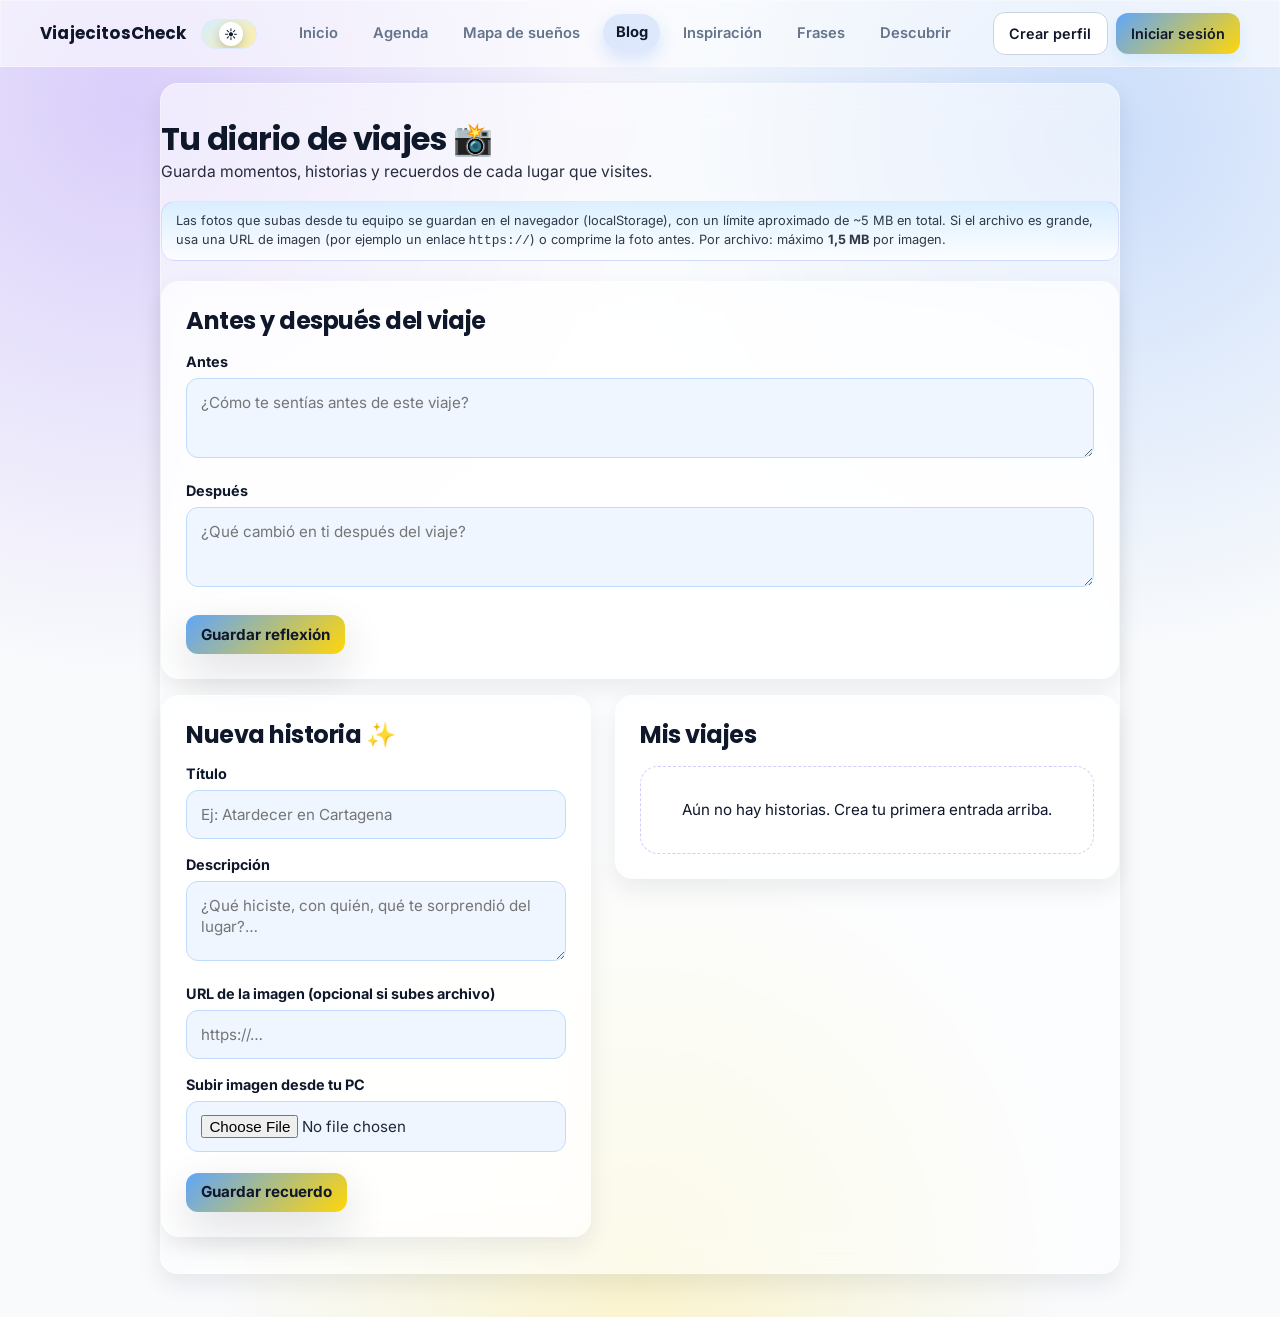
<file: blog-viajes.html>
<!DOCTYPE html>
<html lang="es">
<head>
    <meta charset="UTF-8">
    <meta name="viewport" content="width=device-width, initial-scale=1.0">
    <title>Blog viajero — ViajecitosCheck</title>
    <link rel="preconnect" href="https://fonts.googleapis.com">
    <link rel="preconnect" href="https://fonts.gstatic.com" crossorigin>
    <link href="https://fonts.googleapis.com/css2?family=Inter:wght@400;500;600;700;800&family=Poppins:wght@600;700;800&display=swap" rel="stylesheet">
    <style>
        :root {
            --lilac-deep: #7c3aed;
            --lilac-soft: #ddd6fe;
            --pink-deep: #db2777;
            --pink: #f472b6;
            --pink-soft: #fbcfe8;
            --cream: #fdf4ff;
        }

        * {
            margin: 0;
            padding: 0;
            box-sizing: border-box;
        }

        body {
            min-height: 100vh;
            font-family: "Quicksand", system-ui, sans-serif;
            background: linear-gradient(
                145deg,
                var(--cream) 0%,
                var(--lilac-soft) 35%,
                var(--pink-soft) 70%,
                #fce7f3 100%
            );
            color: #4c1d95;
            padding: clamp(1rem, 4vw, 2rem);
            padding-bottom: 3rem;
        }

        .site-header {
            width: min(960px, 100%);
            margin: 0 auto 1rem;
            padding: 0.7rem 0.85rem;
            border-radius: 20px;
            border: 1px solid rgba(167, 139, 250, 0.35);
            background: rgba(255, 255, 255, 0.72);
            backdrop-filter: blur(8px);
            box-shadow: 0 8px 26px rgba(124, 58, 237, 0.11);
            display: flex;
            align-items: center;
            justify-content: space-between;
            gap: 0.8rem;
            flex-wrap: wrap;
        }

        .site-logo {
            font-size: 1.12rem;
            font-weight: 800;
            color: var(--lilac-deep);
            letter-spacing: 0.01em;
        }

        .site-nav {
            display: flex;
            flex-wrap: wrap;
            gap: 0.35rem;
            align-items: center;
        }

        .site-nav a {
            text-decoration: none;
            color: #5b21b6;
            font-weight: 600;
            font-size: 0.93rem;
            padding: 0.42rem 0.78rem;
            border-radius: 999px;
            transition: transform 0.15s ease, background 0.2s ease, box-shadow 0.2s ease;
        }

        .site-nav a:hover {
            transform: scale(1.05);
            background: rgba(255, 255, 255, 0.9);
            box-shadow: 0 8px 20px rgba(124, 58, 237, 0.12);
        }

        .site-nav a.active {
            color: #a855f7;
            font-weight: 700;
            background: rgba(255, 255, 255, 0.92);
        }

        .auth-actions {
            display: flex;
            flex-wrap: wrap;
            align-items: center;
            gap: 0.55rem;
        }

        .auth-btn {
            display: inline-flex;
            align-items: center;
            justify-content: center;
            text-decoration: none;
            border: 1px solid rgba(167, 139, 250, 0.55);
            border-radius: 999px;
            padding: 0.52rem 0.95rem;
            background: rgba(255, 255, 255, 0.76);
            color: #6d28d9;
            font-family: inherit;
            font-weight: 700;
            font-size: 0.9rem;
            transition: transform 0.15s ease, background 0.2s ease, box-shadow 0.2s ease;
        }

        .auth-btn:hover {
            transform: scale(1.05);
            background: rgba(250, 232, 255, 0.95);
            box-shadow: 0 8px 22px rgba(124, 58, 237, 0.14);
        }

        .auth-btn.primary {
            border-color: transparent;
            background: linear-gradient(120deg, #7c3aed 0%, #db2777 100%);
            color: #ffffff;
            box-shadow: 0 10px 24px rgba(124, 58, 237, 0.18);
        }

        .shell {
            max-width: 960px;
            margin: 0 auto;
            background: linear-gradient(
                135deg,
                rgba(255, 255, 255, 0.88) 0%,
                rgba(250, 232, 255, 0.92) 50%,
                rgba(252, 231, 243, 0.88) 100%
            );
            backdrop-filter: blur(12px);
            border-radius: 24px;
            padding: clamp(1.25rem, 4vw, 2rem);
            border: 1px solid rgba(167, 139, 250, 0.35);
            box-shadow:
                0 4px 28px rgba(124, 58, 237, 0.12),
                0 1px 0 rgba(255, 255, 255, 0.85) inset;
        }

        h1 {
            font-size: clamp(1.5rem, 5vw, 2rem);
            font-weight: 700;
            background: linear-gradient(120deg, var(--lilac-deep) 0%, var(--pink-deep) 55%, var(--pink) 100%);
            -webkit-background-clip: text;
            background-clip: text;
            color: transparent;
            margin-bottom: 0.35rem;
        }

        .intro {
            font-size: 0.95rem;
            color: #86198f;
            opacity: 0.9;
            line-height: 1.5;
            margin-bottom: 1rem;
            max-width: 45rem;
        }

        .note {
            font-size: 0.8rem;
            color: #86198f;
            opacity: 0.85;
            margin-bottom: 1.25rem;
            padding: 0.65rem 0.85rem;
            border-radius: 14px;
            background: rgba(255, 255, 255, 0.55);
            border: 1px solid rgba(167, 139, 250, 0.28);
        }

        .flash {
            display: none;
            font-size: 0.9rem;
            font-weight: 600;
            padding: 0.65rem 0.9rem;
            border-radius: 14px;
            margin-bottom: 1rem;
        }

        .flash.is-visible {
            display: block;
        }

        .flash.error {
            color: #9d174d;
            background: rgba(252, 231, 243, 0.9);
            border: 1px solid rgba(244, 114, 182, 0.55);
        }

        .flash.ok {
            color: #5b21b6;
            background: rgba(237, 233, 254, 0.95);
            border: 1px solid rgba(167, 139, 250, 0.5);
        }

        .form-block {
            margin-bottom: 0;
            padding: 1.1rem;
            border: 1px solid rgba(167, 139, 250, 0.34);
            border-radius: 18px;
            background: rgba(255, 255, 255, 0.74);
            box-shadow: 0 6px 20px rgba(124, 58, 237, 0.08);
        }

        .form-block h2 {
            font-size: 1rem;
            font-weight: 700;
            color: #5b21b6;
            margin-bottom: 0.85rem;
        }

        .field {
            margin-bottom: 0.95rem;
        }

        .field label {
            display: block;
            font-weight: 700;
            font-size: 0.9rem;
            color: #5b21b6;
            margin-bottom: 0.35rem;
        }

        .field input[type="text"],
        .field input[type="url"],
        .field input[type="file"],
        .field textarea {
            width: 100%;
            padding: 0.82rem 0.9rem;
            border-radius: 14px;
            border: 1px solid rgba(167, 139, 250, 0.45);
            outline: none;
            background: rgba(255, 255, 255, 0.88);
            font-family: inherit;
            font-size: 0.95rem;
            color: #3b0764;
        }

        .field textarea {
            min-height: 5rem;
            resize: vertical;
        }

        .field input:focus,
        .field textarea:focus {
            border-color: rgba(124, 58, 237, 0.65);
            box-shadow: 0 0 0 4px rgba(124, 58, 237, 0.12);
        }

        .submit-btn {
            margin-top: 0.35rem;
            border: none;
            border-radius: 999px;
            padding: 0.75rem 1.35rem;
            font-family: inherit;
            font-size: 0.95rem;
            font-weight: 700;
            color: #ffffff;
            cursor: pointer;
            background: linear-gradient(120deg, #7c3aed 0%, #db2777 100%);
            box-shadow: 0 8px 20px rgba(124, 58, 237, 0.22);
            transition: transform 0.15s ease, box-shadow 0.2s ease;
        }

        .submit-btn:hover {
            transform: translateY(-2px);
            box-shadow: 0 10px 24px rgba(124, 58, 237, 0.3);
        }

        .submit-btn:active {
            transform: translateY(0);
        }

        .gallery-title {
            font-size: 1rem;
            font-weight: 700;
            color: #5b21b6;
            margin-bottom: 1rem;
        }

        .blog-layout {
            display: grid;
            grid-template-columns: minmax(280px, 350px) minmax(0, 1fr);
            gap: 1rem;
            align-items: start;
        }

        .posts-panel {
            border: 1px solid rgba(167, 139, 250, 0.34);
            border-radius: 18px;
            background: rgba(255, 255, 255, 0.74);
            box-shadow: 0 6px 20px rgba(124, 58, 237, 0.08);
            padding: 1rem;
        }

        .blog-grid {
            display: grid;
            grid-template-columns: repeat(auto-fill, minmax(260px, 1fr));
            gap: 1.1rem;
        }

        .post-card {
            border-radius: 18px;
            overflow: hidden;
            border: 1px solid rgba(167, 139, 250, 0.35);
            background: rgba(255, 255, 255, 0.72);
            box-shadow: 0 4px 18px rgba(124, 58, 237, 0.08);
            display: flex;
            flex-direction: column;
            animation: postCardIn 0.42s ease both;
            transition: transform 0.2s ease, box-shadow 0.22s ease;
        }

        .post-card:hover {
            transform: scale(1.02);
            box-shadow: 0 12px 28px rgba(124, 58, 237, 0.14);
        }

        .post-card .post-img-wrap {
            aspect-ratio: 4 / 3;
            background: linear-gradient(135deg, var(--lilac-soft), var(--pink-soft));
            overflow: hidden;
        }

        .post-card img {
            width: 100%;
            height: 100%;
            object-fit: cover;
            display: block;
            transition: transform 0.28s ease;
        }

        .post-card:hover img {
            transform: scale(1.04);
        }

        .post-card .post-body {
            padding: 0.85rem 1rem 1rem;
            flex: 1;
            display: flex;
            flex-direction: column;
        }

        .post-card .post-date {
            font-size: 0.75rem;
            font-weight: 600;
            color: #9d174d;
            opacity: 0.85;
            margin-bottom: 0.35rem;
        }

        .post-card .post-title {
            font-size: 1.05rem;
            font-weight: 700;
            color: #5b21b6;
            margin-bottom: 0.4rem;
        }

        .post-card .post-caption {
            font-size: 0.9rem;
            line-height: 1.45;
            color: #4c1d95;
            flex: 1;
            white-space: pre-wrap;
        }

        .post-card .post-actions {
            margin-top: 0.75rem;
        }

        .delete-btn {
            font-family: inherit;
            font-weight: 600;
            font-size: 0.8rem;
            padding: 0.4rem 0.85rem;
            border-radius: 999px;
            border: 1px solid rgba(244, 114, 182, 0.6);
            background: rgba(255, 255, 255, 0.9);
            color: #be185d;
            cursor: pointer;
            transition: background 0.2s ease, transform 0.15s ease;
        }

        .delete-btn:hover {
            background: rgba(252, 231, 243, 0.95);
            transform: translateY(-1px);
        }

        .empty-state {
            text-align: center;
            padding: 2rem 1rem;
            color: #86198f;
            font-size: 0.95rem;
            border-radius: 18px;
            border: 1px dashed rgba(167, 139, 250, 0.45);
            background: rgba(255, 255, 255, 0.45);
        }

        @keyframes postCardIn {
            from {
                opacity: 0;
                transform: translateY(10px);
            }
            to {
                opacity: 1;
                transform: translateY(0);
            }
        }

        @media (max-width: 860px) {
            .site-header {
                flex-direction: column;
                align-items: flex-start;
            }

            .site-nav,
            .auth-actions {
                width: 100%;
            }

            .blog-layout {
                grid-template-columns: 1fr;
            }
        }
        :root { --app-white:#FFFFFF; --app-surface:#FAFAFA; --app-blue-soft:#D6EEFF; --app-blue:#5BB8FF; --app-yellow-soft:#FFEFA3; --app-yellow-hover:#FFD447; --app-pink-soft:#FFD6EC; --app-text:#1F2937; --app-text-muted:#6B7280; --app-shadow:0 16px 36px rgba(31,41,55,.12); }
        html[data-theme="dark"] { --app-white:#0f172a; --app-surface:#111827; --app-blue-soft:#1e3a5f; --app-blue:#60a5fa; --app-yellow-soft:#5b4b1e; --app-yellow-hover:#facc15; --app-pink-soft:#55324e; --app-text:#f8fafc; --app-text-muted:#cbd5e1; --app-shadow:0 18px 42px rgba(2,6,23,.45); }
        body { background: radial-gradient(circle at 8% 10%, rgba(91,184,255,.28), transparent 34%), radial-gradient(circle at 90% 16%, rgba(255,212,71,.28), transparent 34%), radial-gradient(circle at 52% 0%, rgba(255,214,236,.22), transparent 30%), var(--app-white) !important; color: var(--app-text) !important; }
        html[data-theme="dark"] body { background: radial-gradient(circle at 8% 10%, rgba(96,165,250,.22), transparent 34%), radial-gradient(circle at 90% 16%, rgba(250,204,21,.15), transparent 34%), radial-gradient(circle at 52% 0%, rgba(192,132,252,.12), transparent 30%), #0b1220 !important; }
        h1, h2, h3, .site-logo, .post-title { color: var(--app-text) !important; background: none !important; -webkit-text-fill-color: currentColor; }
        .intro, .note, .post-caption, .post-date { color: var(--app-text-muted) !important; }
        .site-header { position: sticky; top: .75rem; z-index: 60; background: rgba(255,255,255,.88) !important; border-color: #e5e7eb !important; backdrop-filter: blur(10px); box-shadow: 0 8px 24px rgba(31,41,55,.06) !important; }
        html[data-theme="dark"] .site-header { background: rgba(15,23,42,.86) !important; border-color: #334155 !important; }
        .shell, .form-block, .posts-panel, .post-card { background: var(--app-white) !important; border-color: #dbeafe !important; box-shadow: var(--app-shadow) !important; border-radius: 18px !important; }
        html[data-theme="dark"] .shell, html[data-theme="dark"] .form-block, html[data-theme="dark"] .posts-panel, html[data-theme="dark"] .post-card { border-color: #334155 !important; }
        .note { background: linear-gradient(180deg, var(--app-blue-soft), var(--app-white)) !important; }
        .site-nav a, .auth-btn, .delete-btn { background: linear-gradient(135deg, var(--app-blue-soft), var(--app-yellow-soft)) !important; color: var(--app-text) !important; border-color: #dbeafe !important; border-radius: 999px !important; box-shadow: 0 6px 14px rgba(126,200,255,.2) !important; }
        .site-nav a.active { background: var(--app-yellow-soft) !important; color: var(--app-text) !important; font-weight: 700 !important; }
        .auth-btn.primary, .submit-btn { background: linear-gradient(135deg, var(--app-blue), var(--app-yellow-soft), var(--app-pink-soft)) !important; color: var(--app-text) !important; border-color: transparent !important; }
        .field input[type="text"], .field input[type="url"], .field input[type="file"], .field textarea { background: color-mix(in srgb, var(--app-blue-soft) 36%, white) !important; border-color: #cfe5f6 !important; color: var(--app-text) !important; border-radius: 12px !important; }
        html[data-theme="dark"] .field input[type="text"], html[data-theme="dark"] .field input[type="url"], html[data-theme="dark"] .field input[type="file"], html[data-theme="dark"] .field textarea { border-color: #475569 !important; }
        .field input:focus, .field textarea:focus { box-shadow: 0 0 0 3px rgba(167,216,255,0.35) !important; border-color: var(--app-blue) !important; }
        .site-nav a:hover, .auth-btn:hover, .delete-btn:hover, .submit-btn:hover { background: linear-gradient(135deg, var(--app-blue), var(--app-yellow-hover)) !important; box-shadow: 0 10px 22px rgba(31,41,55,.14) !important; transform: translateY(-2px) scale(1.02); }
        .nav-toggle { display: none; border: 1px solid #dbeafe; border-radius: 10px; background: var(--app-surface); color: var(--app-text); width: 2.2rem; height: 2.2rem; cursor: pointer; }
        #themeToggleBtn {
            position: relative;
            width: 56px;
            min-width: 56px;
            height: 30px;
            border-radius: 999px !important;
            padding: 0 !important;
            display: inline-flex;
            align-items: center;
            border: 1px solid #dbeafe !important;
            background: linear-gradient(135deg, var(--app-blue-soft), var(--app-yellow-soft)) !important;
            margin-left: 0 !important;
            overflow: hidden;
            transform: none !important;
        }
        #themeToggleBtn .theme-knob {
            width: 24px;
            height: 24px;
            margin-left: 4px;
            border-radius: 50%;
            display: inline-flex;
            align-items: center;
            justify-content: center;
            background: #fff;
            box-shadow: 0 4px 10px rgba(31,41,55,.2);
            transform: translateX(0);
            transition: transform .42s cubic-bezier(.22, 1.45, .36, 1);
            will-change: transform;
            font-size: 13px;
            line-height: 1;
        }
        html[data-theme="dark"] #themeToggleBtn .theme-knob { transform: translateX(24px); background: #0f172a; color: #f8fafc; }
        #themeToggleBtn:hover,
        #themeToggleBtn:focus-visible { transform: none !important; box-shadow: 0 0 0 2px rgba(59,130,246,.25) !important; }
        @media (max-width: 900px) {
            .nav-toggle { display: inline-flex; align-items:center; justify-content:center; }
            .site-nav, .auth-actions { display: none !important; width: 100%; }
            .site-header.is-open .site-nav, .site-header.is-open .auth-actions { display: flex !important; }
            .site-header.is-open .site-nav { flex-direction: column; align-items: flex-start; }
        }
        :root { --pro-white:#FFFFFF; --pro-gray:#F8FAFC; --pro-text:#0F172A; --pro-muted:#64748B; --pro-blue-soft:#60A5FA; --pro-blue:#3B82F6; --pro-yellow:#FFD60A; --pro-grad:linear-gradient(135deg,#60A5FA,#FFD60A); }
        body { background: linear-gradient(120deg,#F8FAFC,#E0F2FE,#FEF9C3) !important; background-size:200% 200%; animation:bgShift 16s ease infinite; color:var(--pro-text) !important; }
        @keyframes bgShift { 0% { background-position:0% 40%; } 50% { background-position:100% 60%; } 100% { background-position:0% 40%; } }
        .site-header { width:100% !important; max-width:none !important; margin:0 !important; border-radius:0 !important; top:0 !important; padding:.7rem 1rem !important; background:rgba(255,255,255,.8) !important; border-bottom:1px solid rgba(15,23,42,.08) !important; box-shadow:0 8px 24px rgba(15,23,42,.06) !important; }
        .site-header-inner { width:min(1200px,100%); margin:0 auto; display:flex; align-items:center; justify-content:space-between; gap:1rem; position:relative; }
        .site-nav { position:absolute; left:50%; transform:translateX(-50%); display:flex; gap:1rem; }
        .site-nav a { background:transparent !important; border:none !important; box-shadow:none !important; color:var(--pro-muted) !important; position:relative; padding:.2rem 0 !important; border-radius:0 !important; }
        .site-nav a::after { content:""; position:absolute; left:0; bottom:-4px; width:0; height:2px; background:var(--pro-blue); transition:width .25s ease; }
        .site-nav a:hover { color:var(--pro-blue) !important; transform:none !important; }
        .site-nav a:hover::after, .site-nav a.active::after { width:100%; }
        .auth-btn { border-radius:12px !important; transition:all .25s ease !important; }
        .auth-btn:not(.primary) { background:#fff !important; border:1px solid #cbd5e1 !important; color:var(--pro-text) !important; box-shadow:none !important; }
        .auth-btn.primary, .submit-btn { background:var(--pro-grad) !important; color:#0f172a !important; border:none !important; }
        .auth-btn:hover, .submit-btn:hover, .delete-btn:hover { transform:scale(1.05); box-shadow:0 10px 20px rgba(59,130,246,.2) !important; }
        .shell, .form-block, .posts-panel, .post-card { background:#fff !important; border-radius:18px !important; border:1px solid rgba(15,23,42,.08) !important; box-shadow:0 10px 24px rgba(15,23,42,.08) !important; }
        .field input[type="text"], .field input[type="url"], .field input[type="file"], .field textarea { background:#eff6ff !important; border:1px solid #bfdbfe !important; }
        .field input:focus, .field textarea:focus { border-color:#3B82F6 !important; box-shadow:0 0 0 3px rgba(59,130,246,.18) !important; }
        @media (max-width: 900px) { .site-header-inner{flex-wrap:wrap;} .site-nav{position:fixed;left:0;right:0;top:64px;transform:none;flex-direction:column;align-items:center;padding:1.5rem;min-height:calc(100dvh - 64px);background:rgba(248,250,252,.98);display:none;z-index:80;} .site-header.is-open .site-nav{display:flex !important;} }
        /* Final header/layout fix: prevent overlaps */
        .site-header-inner { display: flex !important; align-items: center !important; gap: 1rem !important; flex-wrap: nowrap !important; }
        .site-logo { flex-shrink: 0; }
        .site-nav { position: static !important; transform: none !important; flex: 1 1 auto !important; display: flex !important; justify-content: center !important; gap: 1rem !important; min-width: 0; }
        .auth-actions { display: flex !important; align-items: center !important; gap: .6rem !important; margin-left: auto !important; flex-shrink: 0; }
        #themeToggleBtn { margin-left: .4rem !important; flex-shrink: 0; position: relative !important; z-index: 2; }
        .auth-btn, .submit-btn, .btn { border-radius: 12px !important; padding: .55rem .95rem !important; }
        @media (max-width: 900px) {
            .site-header-inner { flex-wrap: wrap !important; }
            .site-nav {
                display: none !important;
                position: fixed !important;
                top: 64px !important;
                left: 0 !important;
                right: 0 !important;
                min-height: calc(100dvh - 64px);
                background: rgba(248,250,252,.98) !important;
                padding: 1.2rem !important;
                flex-direction: column !important;
                align-items: center !important;
                justify-content: flex-start !important;
                z-index: 90 !important;
            }
            .site-header.is-open .site-nav { display: flex !important; }
            .site-header.is-open .auth-actions { display: flex !important; width: 100%; justify-content: center !important; }
        }
        /* Final nav pill hover fix */
        .site-nav a {
            border-radius: 999px !important;
            padding: .45rem .8rem !important;
            transition: background .22s ease, color .22s ease, box-shadow .22s ease, transform .22s ease !important;
        }
        .site-nav a::after { display: none !important; }
        .site-nav a:hover,
        .site-nav a.active {
            background: rgba(59,130,246,.14) !important;
            color: #0f172a !important;
            box-shadow: 0 8px 18px rgba(59,130,246,.18) !important;
            transform: translateY(-1px);
        }
        html[data-theme="dark"] .site-nav a { color: #cbd5e1 !important; }
        html[data-theme="dark"] .site-nav a:hover,
        html[data-theme="dark"] .site-nav a.active {
            background: rgba(96,165,250,.24) !important;
            color: #f8fafc !important;
            box-shadow: 0 8px 18px rgba(96,165,250,.25) !important;
        }
        /* Final dark-mode contrast fix */
        html[data-theme="dark"] body { color: #e2e8f0 !important; background: linear-gradient(120deg, #0b1220, #111827, #1f2937) !important; }
        html[data-theme="dark"] .site-header { background: rgba(15, 23, 42, 0.9) !important; border-color: #334155 !important; }
        html[data-theme="dark"] .site-logo, html[data-theme="dark"] h1, html[data-theme="dark"] h2, html[data-theme="dark"] h3, html[data-theme="dark"] .post-title { color: #f8fafc !important; -webkit-text-fill-color: currentColor !important; background: none !important; }
        html[data-theme="dark"] .intro, html[data-theme="dark"] .note, html[data-theme="dark"] .post-caption, html[data-theme="dark"] .post-date { color: #cbd5e1 !important; }
        html[data-theme="dark"] .shell, html[data-theme="dark"] .form-block, html[data-theme="dark"] .posts-panel, html[data-theme="dark"] .post-card { background: #111827 !important; border-color: #334155 !important; box-shadow: 0 10px 28px rgba(2, 6, 23, 0.45) !important; }
        html[data-theme="dark"] .site-nav a { color: #cbd5e1 !important; }
        html[data-theme="dark"] .site-nav a:hover, html[data-theme="dark"] .site-nav a.active { color: #93c5fd !important; }
        html[data-theme="dark"] .field input[type="text"], html[data-theme="dark"] .field input[type="url"], html[data-theme="dark"] .field input[type="file"], html[data-theme="dark"] .field textarea { background: #0f172a !important; border-color: #475569 !important; color: #e2e8f0 !important; }
        .site-header + * { margin-top: 1rem !important; }
        @media (max-width: 900px) { .site-header + * { margin-top: .75rem !important; } }
        /* Global header lock + visible theme switch */
        .site-header { position: sticky !important; top: 0 !important; width: 100% !important; z-index: 120 !important; }
        .site-header-inner { width: min(1200px, 100%) !important; margin: 0 auto !important; display: grid !important; grid-template-columns: auto auto 1fr auto !important; align-items: center !important; gap: .85rem !important; }
        .site-nav { display: flex !important; flex-wrap: nowrap !important; white-space: nowrap !important; justify-content: center !important; gap: .85rem !important; }
        .header-right { margin-left: auto !important; display: flex !important; align-items: center !important; gap: .5rem !important; flex-wrap: nowrap !important; }
        .auth-actions { display: flex !important; align-items: center !important; gap: .5rem !important; flex-wrap: nowrap !important; margin-left: 0 !important; }
        .auth-actions.is-hidden { display: none !important; }
        #themeToggleBtn { flex-shrink: 0 !important; }
        html[data-theme="dark"] #themeToggleBtn { border-color: #93c5fd !important; background: linear-gradient(135deg, #1e3a8a, #0f172a) !important; }
        html[data-theme="dark"] #themeToggleBtn .theme-knob { background: #0b1220 !important; color: #f8fafc !important; border: 1px solid #93c5fd !important; }
        @media (max-width: 900px) {
            .site-header-inner { display: flex !important; flex-wrap: wrap !important; }
            .site-nav { display: none !important; }
            .site-header.is-open .site-nav { display: flex !important; position: fixed !important; top: 64px !important; left: 0 !important; right: 0 !important; min-height: calc(100dvh - 64px) !important; padding: 1.2rem !important; background: rgba(248,250,252,.98) !important; flex-direction: column !important; align-items: center !important; z-index: 120 !important; }
        }
        /* Dark mode polish */
        html[data-theme="dark"] .shell,
        html[data-theme="dark"] .form-block,
        html[data-theme="dark"] .posts-panel,
        html[data-theme="dark"] .post-card,
        html[data-theme="dark"] .note {
            background: #0f172a !important;
            border-color: #334155 !important;
        }
        html[data-theme="dark"] .post-caption,
        html[data-theme="dark"] .post-date,
        html[data-theme="dark"] .empty-state,
        html[data-theme="dark"] .note {
            color: #cbd5e1 !important;
        }
        html[data-theme="dark"] .field input[type="text"],
        html[data-theme="dark"] .field input[type="url"],
        html[data-theme="dark"] .field input[type="file"],
        html[data-theme="dark"] .field textarea {
            background: #0b1220 !important;
            color: #e2e8f0 !important;
            border-color: #475569 !important;
        }
        /* Force non-floating fixed top header */
        .site-header {
            position: sticky !important;
            top: 0 !important;
            left: 0 !important;
            right: 0 !important;
            width: 100% !important;
            max-width: none !important;
            margin: 0 !important;
            border-radius: 0 !important;
            z-index: 140 !important;
        }
        /* Remove viewport padding that makes header float */
        html, body { margin: 0 !important; padding: 0 !important; }
        body { padding-bottom: 0 !important; }
        /* Final hard override: fixed bar, not floating card */
        .site-header {
            top: 0 !important;
            background: #ffffff !important;
            backdrop-filter: none !important;
            -webkit-backdrop-filter: none !important;
            box-shadow: none !important;
            border-radius: 0 !important;
        }
        html[data-theme="dark"] .site-header {
            background: #0f172a !important;
            border-bottom-color: rgba(148, 163, 184, 0.3) !important;
        }
        /* Final text color cleanup: remove residual purple text */
        body,
        h1, h2, h3, h4, h5, h6,
        p, li, label, small, span,
        .intro, .muted, .note, .empty-state {
            color: #0f172a !important;
        }
        html[data-theme="dark"] body,
        html[data-theme="dark"] h1, html[data-theme="dark"] h2, html[data-theme="dark"] h3,
        html[data-theme="dark"] h4, html[data-theme="dark"] h5, html[data-theme="dark"] h6,
        html[data-theme="dark"] p, html[data-theme="dark"] li, html[data-theme="dark"] label,
        html[data-theme="dark"] small, html[data-theme="dark"] span,
        html[data-theme="dark"] .intro, html[data-theme="dark"] .muted,
        html[data-theme="dark"] .note, html[data-theme="dark"] .empty-state {
            color: #e2e8f0 !important;
        }
        /* Global responsive hardening (mobile first) */
        html { font-size: 16px; -webkit-text-size-adjust: 100%; }
        *, *::before, *::after { box-sizing: border-box; min-width: 0; }
        body { overflow-x: hidden; line-height: 1.45; }
        img, video, canvas, svg { display: block; max-width: 100%; height: auto; }
        main, section, article, aside, header, footer, nav, div { max-width: 100%; }
        .shell, .container, .main-content, .content, .page, .wrapper {
            width: min(1200px, calc(100% - 1rem)) !important;
            margin-inline: auto !important;
            padding-inline: 0 !important;
        }
        .site-header { padding: 0.65rem 0.75rem !important; }
        .site-header-inner {
            width: min(1200px, 100%) !important;
            display: grid !important;
            grid-template-columns: auto auto 1fr auto !important;
            align-items: center !important;
            gap: 0.5rem !important;
        }
        .site-logo { font-size: clamp(0.95rem, 3.6vw, 1.05rem) !important; }
        .nav-toggle { display: inline-flex !important; }
        .site-nav {
            display: none;
            position: fixed;
            left: 0;
            right: 0;
            top: 62px;
            padding: 1rem;
            background: #ffffff;
            flex-direction: column;
            align-items: stretch;
            gap: 0.65rem;
            z-index: 180;
        }
        html[data-theme="dark"] .site-nav { background: #0f172a; }
        .site-header.is-open .site-nav { display: flex !important; }
        .site-nav a { font-size: 0.92rem !important; }
        .header-right, .auth-actions, .hero-actions, .toolbar, .filters, .form-row { flex-wrap: wrap; }
        h1 { font-size: clamp(1.35rem, 6vw, 2rem) !important; line-height: 1.18 !important; }
        h2 { font-size: clamp(1.1rem, 4.9vw, 1.5rem) !important; line-height: 1.24 !important; }
        h3 { font-size: clamp(1rem, 4.2vw, 1.2rem) !important; line-height: 1.28 !important; }
        p, li, label, input, select, textarea, button { font-size: 0.95rem; line-height: 1.42; }
        .article-grid, .benefits-grid, .explore-grid, .stats-grid, .moments-grid, .retos-grid,
        .check-grid, .dreams-grid, .posts-grid, .quiz-grid, .cards-grid, .landing-grid {
            grid-template-columns: 1fr !important;
        }
        .card, .mini-card, .benefit-card, .explore-card, .check-card, .dream-card, .post-card,
        .article-card, .quote-card, .quiz-card, .result-card {
            width: 100% !important;
            max-width: 100% !important;
        }
        @media (min-width: 768px) {
            .shell, .container, .main-content, .content, .page, .wrapper {
                width: min(1200px, calc(100% - 2rem)) !important;
            }
            .site-header { padding: 0.7rem 1rem !important; }
            .article-grid, .benefits-grid, .explore-grid, .stats-grid, .moments-grid, .retos-grid,
            .check-grid, .dreams-grid, .posts-grid, .quiz-grid, .cards-grid, .landing-grid {
                grid-template-columns: repeat(2, minmax(0, 1fr)) !important;
            }
        }
        @media (min-width: 1024px) {
            .shell, .container, .main-content, .content, .page, .wrapper {
                width: min(1200px, calc(100% - 3rem)) !important;
            }
            .nav-toggle { display: none !important; }
            .site-nav {
                display: flex !important;
                position: static !important;
                flex-direction: row !important;
                align-items: center !important;
                justify-content: center !important;
                background: transparent !important;
                padding: 0 !important;
                gap: 0.6rem !important;
            }
            .article-grid, .benefits-grid, .explore-grid, .stats-grid, .moments-grid, .retos-grid,
            .check-grid, .dreams-grid, .posts-grid, .quiz-grid, .cards-grid, .landing-grid {
                grid-template-columns: repeat(3, minmax(0, 1fr)) !important;
            }
        }
        /* Mobile header fit fix */
        @media (max-width: 767px) {
            .site-header { padding: 0.55rem 0.65rem !important; }
            .site-header-inner {
                grid-template-columns: 1fr auto auto !important;
                grid-template-areas:
                    "logo toggle theme"
                    "actions actions actions"
                    "nav nav nav" !important;
                gap: 0.5rem !important;
            }
            .site-logo { grid-area: logo; font-size: 1.05rem !important; }
            .nav-toggle { grid-area: toggle; width: 2.35rem; height: 2.35rem; }
            #themeToggleBtn { grid-area: theme; justify-self: end; }
            .header-right {
                grid-area: actions;
                width: 100%;
                justify-content: stretch !important;
            }
            .auth-actions {
                display: grid !important;
                grid-template-columns: repeat(2, minmax(0, 1fr)) !important;
                width: 100% !important;
                gap: 0.5rem !important;
            }
            .auth-btn {
                min-width: 0 !important;
                width: 100% !important;
                padding: 0.56rem 0.5rem !important;
                font-size: 0.82rem !important;
                white-space: nowrap;
            }
            .site-nav { grid-area: nav; top: 112px !important; }
        }
    </style>
    <link rel="stylesheet" href="assets/css/design-system.css">
    <link rel="stylesheet" href="assets/css/components.css">
    <link rel="stylesheet" href="assets/css/pages.css">
</head>
<body class="page-blog">
    <header class="site-header">
        <div class="site-header-inner">
        <div class="site-logo">ViajecitosCheck</div>
        <button type="button" class="nav-toggle" id="navToggleBtn" aria-label="Abrir menú">☰</button>
        <button type="button" class="auth-btn" id="themeToggleBtn" aria-label="Cambiar tema" aria-pressed="false" title="Cambiar tema"><span class="theme-knob" aria-hidden="true">☀</span></button>
        <nav class="site-nav" aria-label="Menú principal">
            <a href="index.html">Inicio</a>
            <a href="agenda-viaje.html">Agenda</a>
            <a href="mapa-suenos.html">Mapa de sueños</a>
            <a class="active" href="blog-viajes.html">Blog</a>
            <a href="inspiracion-viajera.html">Inspiración</a>
            <a href="frases-inspiracionales.html">Frases</a>
            <a href="descubre-tu-viaje.html">Descubrir</a>
        </nav>
        <div class="header-right">
            <div class="auth-actions" id="guestAuthActions">
                <a class="auth-btn" href="index.html">Crear perfil</a>
                <a class="auth-btn primary" href="index.html">Iniciar sesión</a>
            </div>
            <div class="auth-actions is-hidden" id="userAuthActions">
                <a class="auth-btn" href="index.html">Editar perfil</a>
                <a class="auth-btn" href="index.html">Salir</a>
            </div>
        </div>
        </div>
    </header>

    <main class="shell">
        <h1>Tu diario de viajes 📸</h1>
        <p class="intro">
            Guarda momentos, historias y recuerdos de cada lugar que visites.
        </p>
        <p class="note">
            Las fotos que subas desde tu equipo se guardan en el navegador (localStorage), con un límite aproximado de ~5 MB en total.
            Si el archivo es grande, usa una URL de imagen (por ejemplo un enlace <code>https://</code>) o comprime la foto antes.
            Por archivo: máximo <strong>1,5 MB</strong> por imagen.
        </p>

        <div class="flash" id="flash" role="status"></div>

        <section class="posts-panel" style="margin-bottom: 1rem;">
            <h2 class="gallery-title">Antes y después del viaje</h2>
            <div class="field">
                <label for="beforeTripText">Antes</label>
                <textarea id="beforeTripText" maxlength="600" placeholder="¿Cómo te sentías antes de este viaje?"></textarea>
            </div>
            <div class="field">
                <label for="afterTripText">Después</label>
                <textarea id="afterTripText" maxlength="600" placeholder="¿Qué cambió en ti después del viaje?"></textarea>
            </div>
            <button class="submit-btn" type="button" id="saveReflectionBtn">Guardar reflexión</button>
        </section>

        <div class="blog-layout">
            <section class="form-block" aria-labelledby="form-title">
                <h2 id="form-title">Nueva historia ✨</h2>
                <form id="postForm" novalidate>
                    <div class="field">
                        <label for="postTitle">Título</label>
                        <input id="postTitle" name="title" type="text" required maxlength="120" placeholder="Ej: Atardecer en Cartagena" autocomplete="off" />
                    </div>
                    <div class="field">
                        <label for="postCaption">Descripción</label>
                        <textarea id="postCaption" name="caption" maxlength="2000" placeholder="¿Qué hiciste, con quién, qué te sorprendió del lugar?…"></textarea>
                    </div>
                    <div class="field">
                        <label for="postImageUrl">URL de la imagen (opcional si subes archivo)</label>
                        <input id="postImageUrl" name="imageUrl" type="url" inputmode="url" placeholder="https://…" />
                    </div>
                    <div class="field">
                        <label for="postImageFile">Subir imagen desde tu PC</label>
                        <input id="postImageFile" name="imageFile" type="file" accept="image/*" />
                    </div>
                    <button class="submit-btn" type="submit">Guardar recuerdo</button>
                </form>
            </section>

            <section class="posts-panel">
                <h2 class="gallery-title">Mis viajes</h2>
                <div class="blog-grid" id="blogGrid" aria-live="polite"></div>
            </section>
        </div>
    </main>

    <script>
        const navToggleBtn = document.getElementById("navToggleBtn");
        const siteHeader = document.querySelector(".site-header");
        const themeToggleBtn = document.getElementById("themeToggleBtn");
        const THEME_KEY = "devtata-theme";
        navToggleBtn?.addEventListener("click", () => siteHeader?.classList.toggle("is-open"));
        function applyTheme(theme) {
            document.documentElement.setAttribute("data-theme", theme);
            if (!themeToggleBtn) return;
            const knob = themeToggleBtn.querySelector(".theme-knob");
            themeToggleBtn.setAttribute("aria-pressed", theme === "dark" ? "true" : "false");
            themeToggleBtn.title = theme === "dark" ? "Activar modo claro" : "Activar modo oscuro";
            if (knob) knob.textContent = theme === "dark" ? "☾" : "☀";
        }
        applyTheme(localStorage.getItem(THEME_KEY) || "light");
        themeToggleBtn?.addEventListener("click", () => {
            const next = document.documentElement.getAttribute("data-theme") === "dark" ? "light" : "dark";
            localStorage.setItem(THEME_KEY, next);
            applyTheme(next);
        });

        const STORAGE_KEY = "devtata-travel-blog";
        const REFLECTION_KEY = "devtata-blog-reflection";
        const MAX_UPLOAD_BYTES = Math.floor(1.5 * 1024 * 1024);

        const form = document.getElementById("postForm");
        const grid = document.getElementById("blogGrid");
        const flash = document.getElementById("flash");
        const beforeTripText = document.getElementById("beforeTripText");
        const afterTripText = document.getElementById("afterTripText");
        const saveReflectionBtn = document.getElementById("saveReflectionBtn");

        function loadReflection() {
            try {
                const raw = localStorage.getItem(REFLECTION_KEY);
                const data = raw ? JSON.parse(raw) : null;
                if (!data || typeof data !== "object") return { before: "", after: "" };
                return { before: String(data.before || ""), after: String(data.after || "") };
            } catch (_) {
                return { before: "", after: "" };
            }
        }
        function saveReflection(before, after) {
            localStorage.setItem(REFLECTION_KEY, JSON.stringify({ before, after, updatedAt: new Date().toISOString() }));
        }

        function showFlash(message, kind) {
            flash.textContent = message;
            flash.className = "flash is-visible " + (kind === "ok" ? "ok" : "error");
        }

        function hideFlash() {
            flash.className = "flash";
            flash.textContent = "";
        }

        function isValidImageSrc(str) {
            const s = String(str || "").trim();
            if (!s) return false;
            if (s.startsWith("data:image/")) return true;
            return /^https?:\/\//i.test(s);
        }

        function loadPosts() {
            try {
                const raw = localStorage.getItem(STORAGE_KEY);
                if (!raw) return [];
                const data = JSON.parse(raw);
                if (!data || !Array.isArray(data.posts)) return [];
                return data.posts.filter(
                    (p) =>
                        p &&
                        typeof p.id === "string" &&
                        typeof p.title === "string" &&
                        typeof p.imageSrc === "string" &&
                        isValidImageSrc(p.imageSrc)
                );
            } catch (_) {
                return [];
            }
        }

        function savePosts(posts) {
            localStorage.setItem(STORAGE_KEY, JSON.stringify({ posts }));
        }

        function readFileAsDataURL(file) {
            return new Promise((resolve, reject) => {
                const r = new FileReader();
                r.onload = () => resolve(String(r.result || ""));
                r.onerror = () => reject(new Error("No se pudo leer el archivo."));
                r.readAsDataURL(file);
            });
        }

        function formatDate(iso) {
            try {
                const d = new Date(iso);
                if (Number.isNaN(d.getTime())) return "";
                return d.toLocaleDateString(undefined, {
                    year: "numeric",
                    month: "long",
                    day: "numeric",
                });
            } catch (_) {
                return "";
            }
        }

        function render() {
            const posts = loadPosts();
            grid.innerHTML = "";

            if (posts.length === 0) {
                const empty = document.createElement("p");
                empty.className = "empty-state";
                empty.style.gridColumn = "1 / -1";
                empty.textContent = "Aún no hay historias. Crea tu primera entrada arriba.";
                grid.append(empty);
                return;
            }

            const sorted = [...posts].sort((a, b) => {
                const ta = new Date(a.createdAt || 0).getTime();
                const tb = new Date(b.createdAt || 0).getTime();
                return tb - ta;
            });

            sorted.forEach((post) => {
                const card = document.createElement("article");
                card.className = "post-card";

                const imgWrap = document.createElement("div");
                imgWrap.className = "post-img-wrap";
                const img = document.createElement("img");
                img.src = post.imageSrc;
                img.alt = "";
                img.loading = "lazy";
                img.decoding = "async";
                imgWrap.append(img);

                const body = document.createElement("div");
                body.className = "post-body";

                const dateEl = document.createElement("div");
                dateEl.className = "post-date";
                dateEl.textContent = formatDate(post.createdAt);

                const titleEl = document.createElement("h3");
                titleEl.className = "post-title";
                titleEl.textContent = post.title;

                const capEl = document.createElement("p");
                capEl.className = "post-caption";
                if (post.caption) capEl.textContent = post.caption;

                const actions = document.createElement("div");
                actions.className = "post-actions";
                const del = document.createElement("button");
                del.type = "button";
                del.className = "delete-btn";
                del.textContent = "Eliminar";
                del.addEventListener("click", () => {
                    if (!confirm("¿Eliminar esta entrada?")) return;
                    const next = loadPosts().filter((p) => p.id !== post.id);
                    savePosts(next);
                    render();
                    showFlash("Historia eliminada.", "ok");
                });
                actions.append(del);

                body.append(dateEl, titleEl);
                if (post.caption) body.append(capEl);
                body.append(actions);

                card.append(imgWrap, body);
                grid.append(card);
            });
        }

        form.addEventListener("submit", async (e) => {
            e.preventDefault();
            hideFlash();

            const titleInput = document.getElementById("postTitle");
            const captionInput = document.getElementById("postCaption");
            const urlInput = document.getElementById("postImageUrl");
            const fileInput = document.getElementById("postImageFile");

            const title = titleInput.value.trim();
            const caption = captionInput.value.trim();
            const urlRaw = urlInput.value.trim();
            const file = fileInput.files && fileInput.files[0];

            if (!title) {
                showFlash("Escribe un título para tu historia.", "error");
                return;
            }

            let imageSrc = "";

            if (file) {
                if (!file.type || !file.type.startsWith("image/")) {
                    showFlash("El archivo debe ser una imagen.", "error");
                    return;
                }
                if (file.size > MAX_UPLOAD_BYTES) {
                    showFlash("La imagen supera 1,5 MB. Comprímela o usa una URL.", "error");
                    return;
                }
                try {
                    imageSrc = await readFileAsDataURL(file);
                } catch {
                    showFlash("No se pudo leer la imagen.", "error");
                    return;
                }
            } else if (urlRaw) {
                imageSrc = urlRaw;
            }

            if (!isValidImageSrc(imageSrc)) {
                showFlash("Añade una imagen: URL que empiece por http:// o https://, o sube un archivo.", "error");
                return;
            }

            const post = {
                id:
                    typeof crypto !== "undefined" && crypto.randomUUID
                        ? crypto.randomUUID()
                        : "p-" + Date.now() + "-" + Math.random().toString(16).slice(2),
                title,
                caption,
                imageSrc,
                createdAt: new Date().toISOString(),
            };

            const next = loadPosts();
            next.push(post);

            try {
                savePosts(next);
            } catch (err) {
                if (err && err.name === "QuotaExceededError") {
                    showFlash("No hay espacio suficiente en el navegador. Borra entradas o usa URLs más ligeras.", "error");
                    return;
                }
                showFlash("No se pudo guardar. Intenta de nuevo.", "error");
                return;
            }

            form.reset();
            render();
            showFlash("Historia guardada.", "ok");
        });

        const existingReflection = loadReflection();
        if (beforeTripText) beforeTripText.value = existingReflection.before;
        if (afterTripText) afterTripText.value = existingReflection.after;
        saveReflectionBtn?.addEventListener("click", () => {
            saveReflection((beforeTripText?.value || "").trim(), (afterTripText?.value || "").trim());
            showFlash("Reflexión guardada.", "ok");
        });

        render();
    </script>
</body>
</html>
</file>
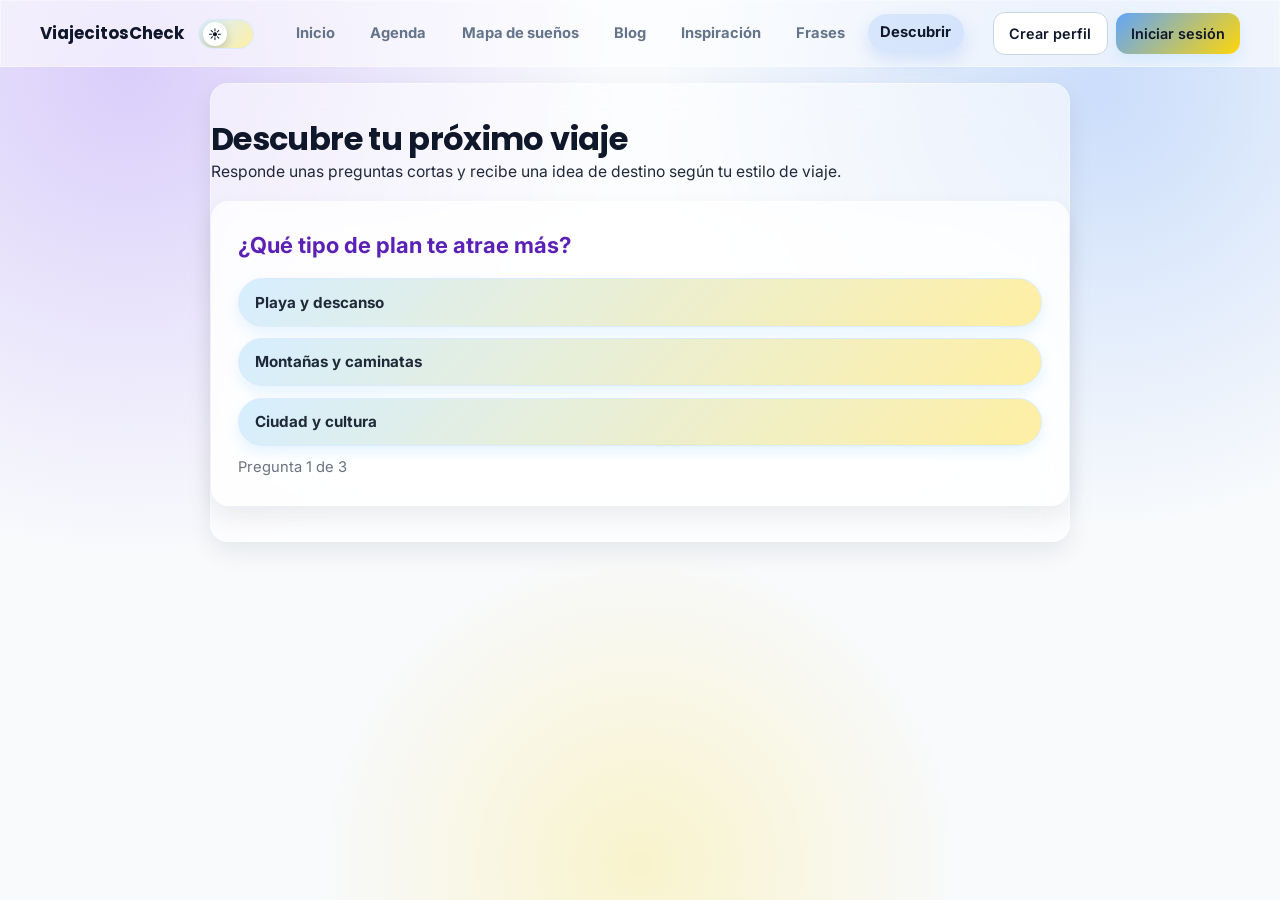
<file: descubre-tu-viaje.html>
<!DOCTYPE html>
<html lang="es">
<head>
    <meta charset="UTF-8">
    <meta name="viewport" content="width=device-width, initial-scale=1.0">
    <title>Descubre tu próximo viaje — ViajecitosCheck</title>
    <link rel="preconnect" href="https://fonts.googleapis.com">
    <link rel="preconnect" href="https://fonts.gstatic.com" crossorigin>
    <link href="https://fonts.googleapis.com/css2?family=Inter:wght@400;500;600;700;800&family=Poppins:wght@600;700;800&display=swap" rel="stylesheet">
    <style>
        :root { --lilac-deep:#7c3aed; --lilac-soft:#ddd6fe; --pink-deep:#db2777; --pink-soft:#fbcfe8; --cream:#fdf4ff; }
        *{margin:0;padding:0;box-sizing:border-box}
        body{min-height:100vh;font-family:"Quicksand",system-ui,sans-serif;background:linear-gradient(145deg,var(--cream),var(--lilac-soft),var(--pink-soft));color:#4c1d95;padding:clamp(1rem,4vw,2rem)}
        .site-header{width:min(980px,100%);margin:0 auto 1rem;padding:.7rem .85rem;border-radius:20px;border:1px solid rgba(167,139,250,.35);background:rgba(255,255,255,.72);backdrop-filter:blur(8px);box-shadow:0 8px 26px rgba(124,58,237,.11);display:flex;flex-wrap:wrap;align-items:center;justify-content:space-between;gap:.8rem}
        .site-logo{font-size:1.12rem;font-weight:800;color:var(--lilac-deep)}
        .site-nav,.auth-actions{display:flex;flex-wrap:wrap;gap:.35rem;align-items:center}
        .site-nav a,.auth-btn{text-decoration:none;color:#5b21b6;font-weight:700;font-size:.9rem;padding:.42rem .78rem;border-radius:999px;border:1px solid rgba(167,139,250,.55);background:rgba(255,255,255,.82);transition:transform .15s ease}
        .site-nav a:hover,.auth-btn:hover{transform:scale(1.05)}
        .site-nav a.active{color:#a855f7;background:rgba(255,255,255,.92)}
        .auth-btn.primary{border-color:transparent;background:linear-gradient(120deg,#7c3aed,#db2777);color:#fff}
        .shell{width:min(980px,100%);margin:0 auto;border-radius:24px;border:1px solid rgba(167,139,250,.35);background:linear-gradient(135deg,rgba(255,255,255,.88),rgba(252,231,243,.88));box-shadow:0 4px 28px rgba(124,58,237,.12);padding:clamp(1.1rem,3vw,1.7rem)}
        h1{font-size:clamp(1.55rem,5vw,2.1rem);background:linear-gradient(120deg,var(--lilac-deep),var(--pink-deep));-webkit-background-clip:text;background-clip:text;color:transparent;margin-bottom:.35rem}
        .intro{color:#86198f;opacity:.92;margin-bottom:1rem}
        .quiz-card,.result-card{border:1px solid rgba(167,139,250,.35);border-radius:18px;background:rgba(255,255,255,.78);box-shadow:0 6px 20px rgba(124,58,237,.09);padding:1rem}
        .question{font-weight:800;color:#5b21b6;margin-bottom:.65rem}
        .options{display:grid;gap:.5rem}
        .options button{border:1px solid rgba(167,139,250,.5);border-radius:12px;background:rgba(255,255,255,.9);padding:.6rem .7rem;color:#6d28d9;font-family:inherit;font-weight:700;cursor:pointer;transition:transform .15s ease}
        .options button:hover{transform:scale(1.01)}
        .progress{margin-top:.7rem;font-size:.86rem;color:#7e22ce}
        .result-card{margin-top:1rem;display:none}
        .result-card.show{display:block}
        .result-title{font-size:1.2rem;font-weight:900;color:#5b21b6;margin-bottom:.35rem}
        .btn-row{margin-top:.75rem;display:flex;gap:.45rem;flex-wrap:wrap}
        .btn{border:1px solid rgba(167,139,250,.5);border-radius:999px;background:rgba(255,255,255,.85);padding:.45rem .85rem;color:#6d28d9;text-decoration:none;font-weight:800;font-size:.85rem}
        @media (max-width:860px){.site-header{flex-direction:column;align-items:flex-start}.site-nav,.auth-actions{width:100%}}
        :root { --app-white:#FFFFFF; --app-surface:#FAFAFA; --app-blue-soft:#D6EEFF; --app-blue:#5BB8FF; --app-yellow-soft:#FFEFA3; --app-yellow-hover:#FFD447; --app-pink-soft:#FFD6EC; --app-text:#1F2937; --app-text-muted:#6B7280; --app-shadow:0 16px 36px rgba(31,41,55,.12); }
        html[data-theme="dark"] { --app-white:#0f172a; --app-surface:#111827; --app-blue-soft:#1e3a5f; --app-blue:#60a5fa; --app-yellow-soft:#5b4b1e; --app-yellow-hover:#facc15; --app-pink-soft:#55324e; --app-text:#f8fafc; --app-text-muted:#cbd5e1; --app-shadow:0 18px 42px rgba(2,6,23,.45); }
        body { background: radial-gradient(circle at 8% 10%, rgba(91,184,255,.28), transparent 34%), radial-gradient(circle at 90% 16%, rgba(255,212,71,.28), transparent 34%), radial-gradient(circle at 52% 0%, rgba(255,214,236,.22), transparent 30%), var(--app-white) !important; color: var(--app-text) !important; }
        html[data-theme="dark"] body { background: radial-gradient(circle at 8% 10%, rgba(96,165,250,.22), transparent 34%), radial-gradient(circle at 90% 16%, rgba(250,204,21,.15), transparent 34%), radial-gradient(circle at 52% 0%, rgba(192,132,252,.12), transparent 30%), #0b1220 !important; }
        h1, h2, h3, .site-logo, .result-title { color: var(--app-text) !important; background: none !important; -webkit-text-fill-color: currentColor; }
        .intro, .progress, #resultDesc { color: var(--app-text-muted) !important; }
        .site-header { position: sticky; top: .75rem; z-index: 60; background: rgba(255,255,255,.88) !important; border-color: #e5e7eb !important; backdrop-filter: blur(10px); box-shadow: 0 8px 24px rgba(31,41,55,.06) !important; }
        html[data-theme="dark"] .site-header { background: rgba(15,23,42,.86) !important; border-color: #334155 !important; }
        .shell, .quiz-card, .result-card { background: var(--app-white) !important; border-color: #dbeafe !important; box-shadow: var(--app-shadow) !important; border-radius: 18px !important; }
        html[data-theme="dark"] .shell, html[data-theme="dark"] .quiz-card, html[data-theme="dark"] .result-card { border-color: #334155 !important; }
        .site-nav a, .auth-btn, .options button, .btn { background: linear-gradient(135deg, var(--app-blue-soft), var(--app-yellow-soft)) !important; color: var(--app-text) !important; border-color: #dbeafe !important; border-radius: 999px !important; box-shadow: 0 6px 14px rgba(126,200,255,.2) !important; }
        .site-nav a.active { background: var(--app-yellow-soft) !important; color: var(--app-text) !important; }
        .auth-btn.primary { background: linear-gradient(135deg, var(--app-blue), var(--app-yellow-soft), var(--app-pink-soft)) !important; color: var(--app-text) !important; border-color: transparent !important; }
        .site-nav a:hover,.auth-btn:hover,.options button:hover,.btn:hover { background: linear-gradient(135deg, var(--app-blue), var(--app-yellow-hover)) !important; box-shadow: 0 10px 22px rgba(31,41,55,.14) !important; transform: translateY(-2px) scale(1.02); }
        .nav-toggle { display: none; border: 1px solid #dbeafe; border-radius: 10px; background: var(--app-surface); color: var(--app-text); width: 2.2rem; height: 2.2rem; cursor: pointer; }
        #themeToggleBtn {
            position: relative;
            width: 56px;
            min-width: 56px;
            height: 30px;
            border-radius: 999px !important;
            padding: 0 !important;
            display: inline-flex;
            align-items: center;
            border: 1px solid #dbeafe !important;
            background: linear-gradient(135deg, var(--app-blue-soft), var(--app-yellow-soft)) !important;
            margin-left: 0 !important;
            overflow: hidden;
            transform: none !important;
        }
        #themeToggleBtn .theme-knob {
            width: 24px;
            height: 24px;
            margin-left: 4px;
            border-radius: 50%;
            display: inline-flex;
            align-items: center;
            justify-content: center;
            background: #fff;
            box-shadow: 0 4px 10px rgba(31,41,55,.2);
            transform: translateX(0);
            transition: transform .42s cubic-bezier(.22, 1.45, .36, 1);
            will-change: transform;
            font-size: 13px;
            line-height: 1;
        }
        html[data-theme="dark"] #themeToggleBtn .theme-knob { transform: translateX(24px); background: #0f172a; color: #f8fafc; }
        #themeToggleBtn:hover,
        #themeToggleBtn:focus-visible { transform: none !important; box-shadow: 0 0 0 2px rgba(59,130,246,.25) !important; }
        @media (max-width: 900px) {
            .nav-toggle { display: inline-flex; align-items:center; justify-content:center; }
            .site-nav, .auth-actions { display: none !important; width: 100%; }
            .site-header.is-open .site-nav, .site-header.is-open .auth-actions { display: flex !important; }
            .site-header.is-open .site-nav { flex-direction: column; align-items: flex-start; }
        }
        :root { --pro-white:#FFFFFF; --pro-gray:#F8FAFC; --pro-text:#0F172A; --pro-muted:#64748B; --pro-blue-soft:#60A5FA; --pro-blue:#3B82F6; --pro-yellow:#FFD60A; --pro-grad:linear-gradient(135deg,#60A5FA,#FFD60A); }
        body { background: linear-gradient(120deg,#F8FAFC,#E0F2FE,#FEF9C3) !important; background-size:200% 200%; animation:bgShift 16s ease infinite; color:var(--pro-text) !important; }
        @keyframes bgShift { 0% { background-position:0% 40%; } 50% { background-position:100% 60%; } 100% { background-position:0% 40%; } }
        .site-header { width:100% !important; max-width:none !important; margin:0 !important; border-radius:0 !important; top:0 !important; padding:.7rem 1rem !important; background:rgba(255,255,255,.8) !important; border-bottom:1px solid rgba(15,23,42,.08) !important; box-shadow:0 8px 24px rgba(15,23,42,.06) !important; }
        .site-header-inner { width:min(1200px,100%); margin:0 auto; display:flex; align-items:center; justify-content:space-between; gap:1rem; position:relative; }
        .site-nav { position:absolute; left:50%; transform:translateX(-50%); display:flex; gap:1rem; }
        .site-nav a { background:transparent !important; border:none !important; box-shadow:none !important; color:var(--pro-muted) !important; position:relative; padding:.2rem 0 !important; border-radius:0 !important; }
        .site-nav a::after { content:""; position:absolute; left:0; bottom:-4px; width:0; height:2px; background:var(--pro-blue); transition:width .25s ease; }
        .site-nav a:hover { color:var(--pro-blue) !important; transform:none !important; }
        .site-nav a:hover::after, .site-nav a.active::after { width:100%; }
        .auth-btn { border-radius:12px !important; transition:all .25s ease !important; }
        .auth-btn:not(.primary) { background:#fff !important; border:1px solid #cbd5e1 !important; color:var(--pro-text) !important; box-shadow:none !important; }
        .auth-btn.primary { background:var(--pro-grad) !important; color:#0f172a !important; border:none !important; }
        .auth-btn:hover, .options button:hover, .btn:hover { transform:scale(1.05); box-shadow:0 10px 20px rgba(59,130,246,.2) !important; }
        .shell, .quiz-card, .result-card { background:#fff !important; border-radius:18px !important; border:1px solid rgba(15,23,42,.08) !important; box-shadow:0 10px 24px rgba(15,23,42,.08) !important; }
        @media (max-width: 900px) { .site-header-inner{flex-wrap:wrap;} .site-nav{position:fixed;left:0;right:0;top:64px;transform:none;flex-direction:column;align-items:center;padding:1.5rem;min-height:calc(100dvh - 64px);background:rgba(248,250,252,.98);display:none;z-index:80;} .site-header.is-open .site-nav{display:flex !important;} }
        /* Final header/layout fix: prevent overlaps */
        .site-header-inner { display: flex !important; align-items: center !important; gap: 1rem !important; flex-wrap: nowrap !important; }
        .site-logo { flex-shrink: 0; }
        .site-nav { position: static !important; transform: none !important; flex: 1 1 auto !important; display: flex !important; justify-content: center !important; gap: 1rem !important; min-width: 0; }
        .auth-actions { display: flex !important; align-items: center !important; gap: .6rem !important; margin-left: auto !important; flex-shrink: 0; }
        #themeToggleBtn { margin-left: .4rem !important; flex-shrink: 0; position: relative !important; z-index: 2; }
        .auth-btn, .submit-btn, .btn { border-radius: 12px !important; padding: .55rem .95rem !important; }
        @media (max-width: 900px) {
            .site-header-inner { flex-wrap: wrap !important; }
            .site-nav {
                display: none !important;
                position: fixed !important;
                top: 64px !important;
                left: 0 !important;
                right: 0 !important;
                min-height: calc(100dvh - 64px);
                background: rgba(248,250,252,.98) !important;
                padding: 1.2rem !important;
                flex-direction: column !important;
                align-items: center !important;
                justify-content: flex-start !important;
                z-index: 90 !important;
            }
            .site-header.is-open .site-nav { display: flex !important; }
            .site-header.is-open .auth-actions { display: flex !important; width: 100%; justify-content: center !important; }
        }
        /* Final nav pill hover fix */
        .site-nav a {
            border-radius: 999px !important;
            padding: .45rem .8rem !important;
            transition: background .22s ease, color .22s ease, box-shadow .22s ease, transform .22s ease !important;
        }
        .site-nav a::after { display: none !important; }
        .site-nav a:hover,
        .site-nav a.active {
            background: rgba(59,130,246,.14) !important;
            color: #0f172a !important;
            box-shadow: 0 8px 18px rgba(59,130,246,.18) !important;
            transform: translateY(-1px);
        }
        html[data-theme="dark"] .site-nav a { color: #cbd5e1 !important; }
        html[data-theme="dark"] .site-nav a:hover,
        html[data-theme="dark"] .site-nav a.active {
            background: rgba(96,165,250,.24) !important;
            color: #f8fafc !important;
            box-shadow: 0 8px 18px rgba(96,165,250,.25) !important;
        }
        /* Final dark-mode contrast fix */
        html[data-theme="dark"] body { color: #e2e8f0 !important; background: linear-gradient(120deg, #0b1220, #111827, #1f2937) !important; }
        html[data-theme="dark"] .site-header { background: rgba(15, 23, 42, 0.9) !important; border-color: #334155 !important; }
        html[data-theme="dark"] .site-logo, html[data-theme="dark"] h1, html[data-theme="dark"] h2, html[data-theme="dark"] h3, html[data-theme="dark"] .result-title { color: #f8fafc !important; -webkit-text-fill-color: currentColor !important; background: none !important; }
        html[data-theme="dark"] .intro, html[data-theme="dark"] .progress, html[data-theme="dark"] #resultDesc { color: #cbd5e1 !important; }
        html[data-theme="dark"] .shell, html[data-theme="dark"] .quiz-card, html[data-theme="dark"] .result-card { background: #111827 !important; border-color: #334155 !important; box-shadow: 0 10px 28px rgba(2, 6, 23, 0.45) !important; }
        html[data-theme="dark"] .site-nav a { color: #cbd5e1 !important; }
        html[data-theme="dark"] .site-nav a:hover, html[data-theme="dark"] .site-nav a.active { color: #93c5fd !important; }
        .site-header + * { margin-top: 1rem !important; }
        @media (max-width: 900px) { .site-header + * { margin-top: .75rem !important; } }
        /* Global header lock + visible theme switch */
        .site-header { position: sticky !important; top: 0 !important; width: 100% !important; z-index: 120 !important; }
        .site-header-inner { width: min(1200px, 100%) !important; margin: 0 auto !important; display: grid !important; grid-template-columns: auto auto 1fr auto !important; align-items: center !important; gap: .85rem !important; }
        .site-nav { display: flex !important; flex-wrap: nowrap !important; white-space: nowrap !important; justify-content: center !important; gap: .85rem !important; }
        .header-right { margin-left: auto !important; display: flex !important; align-items: center !important; gap: .5rem !important; flex-wrap: nowrap !important; }
        .auth-actions { display: flex !important; align-items: center !important; gap: .5rem !important; flex-wrap: nowrap !important; margin-left: 0 !important; }
        .auth-actions.is-hidden { display: none !important; }
        #themeToggleBtn { flex-shrink: 0 !important; }
        html[data-theme="dark"] #themeToggleBtn { border-color: #93c5fd !important; background: linear-gradient(135deg, #1e3a8a, #0f172a) !important; }
        html[data-theme="dark"] #themeToggleBtn .theme-knob { background: #0b1220 !important; color: #f8fafc !important; border: 1px solid #93c5fd !important; }
        @media (max-width: 900px) {
            .site-header-inner { display: flex !important; flex-wrap: wrap !important; }
            .site-nav { display: none !important; }
            .site-header.is-open .site-nav { display: flex !important; position: fixed !important; top: 64px !important; left: 0 !important; right: 0 !important; min-height: calc(100dvh - 64px) !important; padding: 1.2rem !important; background: rgba(248,250,252,.98) !important; flex-direction: column !important; align-items: center !important; z-index: 120 !important; }
        }
        /* Dark mode polish */
        html[data-theme="dark"] .shell,
        html[data-theme="dark"] .quiz-card,
        html[data-theme="dark"] .result-card {
            background: #0f172a !important;
            border-color: #334155 !important;
            box-shadow: 0 10px 28px rgba(2, 6, 23, 0.45) !important;
        }
        html[data-theme="dark"] .question,
        html[data-theme="dark"] .result-title { color: #f8fafc !important; }
        html[data-theme="dark"] .intro,
        html[data-theme="dark"] .progress,
        html[data-theme="dark"] #resultDesc { color: #cbd5e1 !important; }
        /* Force non-floating fixed top header */
        .site-header {
            position: sticky !important;
            top: 0 !important;
            left: 0 !important;
            right: 0 !important;
            width: 100% !important;
            max-width: none !important;
            margin: 0 !important;
            border-radius: 0 !important;
            z-index: 140 !important;
        }
        /* Remove viewport padding that makes header float */
        html, body { margin: 0 !important; padding: 0 !important; }
        body { padding-bottom: 0 !important; }
        /* Final hard override: fixed bar, not floating card */
        .site-header {
            top: 0 !important;
            background: #ffffff !important;
            backdrop-filter: none !important;
            -webkit-backdrop-filter: none !important;
            box-shadow: none !important;
            border-radius: 0 !important;
        }
        html[data-theme="dark"] .site-header {
            background: #0f172a !important;
            border-bottom-color: rgba(148, 163, 184, 0.3) !important;
        }
        /* Final text color cleanup: remove residual purple text */
        body,
        h1, h2, h3, h4, h5, h6,
        p, li, label, small, span,
        .intro, .muted, .note, .empty-state {
            color: #0f172a !important;
        }
        html[data-theme="dark"] body,
        html[data-theme="dark"] h1, html[data-theme="dark"] h2, html[data-theme="dark"] h3,
        html[data-theme="dark"] h4, html[data-theme="dark"] h5, html[data-theme="dark"] h6,
        html[data-theme="dark"] p, html[data-theme="dark"] li, html[data-theme="dark"] label,
        html[data-theme="dark"] small, html[data-theme="dark"] span,
        html[data-theme="dark"] .intro, html[data-theme="dark"] .muted,
        html[data-theme="dark"] .note, html[data-theme="dark"] .empty-state {
            color: #e2e8f0 !important;
        }
        /* Global responsive hardening (mobile first) */
        html { font-size: 16px; -webkit-text-size-adjust: 100%; }
        *, *::before, *::after { box-sizing: border-box; min-width: 0; }
        body { overflow-x: hidden; line-height: 1.45; }
        img, video, canvas, svg { display: block; max-width: 100%; height: auto; }
        main, section, article, aside, header, footer, nav, div { max-width: 100%; }
        .shell, .container, .main-content, .content, .page, .wrapper {
            width: min(1200px, calc(100% - 1rem)) !important;
            margin-inline: auto !important;
            padding-inline: 0 !important;
        }
        .site-header { padding: 0.65rem 0.75rem !important; }
        .site-header-inner {
            width: min(1200px, 100%) !important;
            display: grid !important;
            grid-template-columns: auto auto 1fr auto !important;
            align-items: center !important;
            gap: 0.5rem !important;
        }
        .site-logo { font-size: clamp(0.95rem, 3.6vw, 1.05rem) !important; }
        .nav-toggle { display: inline-flex !important; }
        .site-nav {
            display: none;
            position: fixed;
            left: 0;
            right: 0;
            top: 62px;
            padding: 1rem;
            background: #ffffff;
            flex-direction: column;
            align-items: stretch;
            gap: 0.65rem;
            z-index: 180;
        }
        html[data-theme="dark"] .site-nav { background: #0f172a; }
        .site-header.is-open .site-nav { display: flex !important; }
        .site-nav a { font-size: 0.92rem !important; }
        .header-right, .auth-actions, .hero-actions, .toolbar, .filters, .form-row { flex-wrap: wrap; }
        h1 { font-size: clamp(1.35rem, 6vw, 2rem) !important; line-height: 1.18 !important; }
        h2 { font-size: clamp(1.1rem, 4.9vw, 1.5rem) !important; line-height: 1.24 !important; }
        h3 { font-size: clamp(1rem, 4.2vw, 1.2rem) !important; line-height: 1.28 !important; }
        p, li, label, input, select, textarea, button { font-size: 0.95rem; line-height: 1.42; }
        .article-grid, .benefits-grid, .explore-grid, .stats-grid, .moments-grid, .retos-grid,
        .check-grid, .dreams-grid, .posts-grid, .quiz-grid, .cards-grid, .landing-grid {
            grid-template-columns: 1fr !important;
        }
        .card, .mini-card, .benefit-card, .explore-card, .check-card, .dream-card, .post-card,
        .article-card, .quote-card, .quiz-card, .result-card {
            width: 100% !important;
            max-width: 100% !important;
        }
        @media (min-width: 768px) {
            .shell, .container, .main-content, .content, .page, .wrapper {
                width: min(1200px, calc(100% - 2rem)) !important;
            }
            .site-header { padding: 0.7rem 1rem !important; }
            .article-grid, .benefits-grid, .explore-grid, .stats-grid, .moments-grid, .retos-grid,
            .check-grid, .dreams-grid, .posts-grid, .quiz-grid, .cards-grid, .landing-grid {
                grid-template-columns: repeat(2, minmax(0, 1fr)) !important;
            }
        }
        @media (min-width: 1024px) {
            .shell, .container, .main-content, .content, .page, .wrapper {
                width: min(1200px, calc(100% - 3rem)) !important;
            }
            .nav-toggle { display: none !important; }
            .site-nav {
                display: flex !important;
                position: static !important;
                flex-direction: row !important;
                align-items: center !important;
                justify-content: center !important;
                background: transparent !important;
                padding: 0 !important;
                gap: 0.6rem !important;
            }
            .article-grid, .benefits-grid, .explore-grid, .stats-grid, .moments-grid, .retos-grid,
            .check-grid, .dreams-grid, .posts-grid, .quiz-grid, .cards-grid, .landing-grid {
                grid-template-columns: repeat(3, minmax(0, 1fr)) !important;
            }
        }
        /* Mobile header fit fix */
        @media (max-width: 767px) {
            .site-header { padding: 0.55rem 0.65rem !important; }
            .site-header-inner {
                grid-template-columns: 1fr auto auto !important;
                grid-template-areas:
                    "logo toggle theme"
                    "actions actions actions"
                    "nav nav nav" !important;
                gap: 0.5rem !important;
            }
            .site-logo { grid-area: logo; font-size: 1.05rem !important; }
            .nav-toggle { grid-area: toggle; width: 2.35rem; height: 2.35rem; }
            #themeToggleBtn { grid-area: theme; justify-self: end; }
            .header-right {
                grid-area: actions;
                width: 100%;
                justify-content: stretch !important;
            }
            .auth-actions {
                display: grid !important;
                grid-template-columns: repeat(2, minmax(0, 1fr)) !important;
                width: 100% !important;
                gap: 0.5rem !important;
            }
            .auth-btn {
                min-width: 0 !important;
                width: 100% !important;
                padding: 0.56rem 0.5rem !important;
                font-size: 0.82rem !important;
                white-space: nowrap;
            }
            .site-nav { grid-area: nav; top: 112px !important; }
        }
    </style>
    <link rel="stylesheet" href="assets/css/design-system.css">
    <link rel="stylesheet" href="assets/css/components.css">
    <link rel="stylesheet" href="assets/css/pages.css">
</head>
<body class="page-descubre">
    <header class="site-header">
        <div class="site-header-inner">
        <div class="site-logo">ViajecitosCheck</div>
        <button type="button" class="nav-toggle" id="navToggleBtn" aria-label="Abrir menú">☰</button>
        <button type="button" class="auth-btn" id="themeToggleBtn" aria-label="Cambiar tema" aria-pressed="false" title="Cambiar tema"><span class="theme-knob" aria-hidden="true">☀</span></button>
        <nav class="site-nav" aria-label="Menú principal">
            <a href="index.html">Inicio</a><a href="agenda-viaje.html">Agenda</a><a href="mapa-suenos.html">Mapa de sueños</a><a href="blog-viajes.html">Blog</a><a href="inspiracion-viajera.html">Inspiración</a><a href="frases-inspiracionales.html">Frases</a><a class="active" href="descubre-tu-viaje.html">Descubrir</a>
        </nav>
        <div class="header-right"><div class="auth-actions" id="guestAuthActions"><a class="auth-btn" href="index.html">Crear perfil</a><a class="auth-btn primary" href="index.html">Iniciar sesión</a></div><div class="auth-actions is-hidden" id="userAuthActions"><a class="auth-btn" href="index.html">Editar perfil</a><a class="auth-btn" href="index.html">Salir</a></div></div>
        </div>
    </header>
    <main class="shell">
        <h1>Descubre tu próximo viaje</h1>
        <p class="intro">Responde unas preguntas cortas y recibe una idea de destino según tu estilo de viaje.</p>
        <section class="quiz-card">
            <div class="question" id="qText"></div>
            <div class="options" id="qOptions"></div>
            <p class="progress" id="qProgress"></p>
        </section>
        <section class="result-card" id="resultCard">
            <h2 class="result-title" id="resultTitle"></h2>
            <p id="resultDesc"></p>
            <div class="btn-row">
                <a class="btn" href="mapa-suenos.html">Añadir al mapa de sueños</a>
                <a class="btn" href="blog-viajes.html">Ver historias en el blog</a>
                <button class="btn" id="restartBtn" type="button">Reiniciar cuestionario</button>
            </div>
        </section>
    </main>
    <script>
        const navToggleBtn = document.getElementById("navToggleBtn");
        const siteHeader = document.querySelector(".site-header");
        const themeToggleBtn = document.getElementById("themeToggleBtn");
        const THEME_KEY = "devtata-theme";
        navToggleBtn?.addEventListener("click", () => siteHeader?.classList.toggle("is-open"));
        function applyTheme(theme) {
            document.documentElement.setAttribute("data-theme", theme);
            if (!themeToggleBtn) return;
            const knob = themeToggleBtn.querySelector(".theme-knob");
            themeToggleBtn.setAttribute("aria-pressed", theme === "dark" ? "true" : "false");
            themeToggleBtn.title = theme === "dark" ? "Activar modo claro" : "Activar modo oscuro";
            if (knob) knob.textContent = theme === "dark" ? "☾" : "☀";
        }
        applyTheme(localStorage.getItem(THEME_KEY) || "light");
        themeToggleBtn?.addEventListener("click", () => {
            const next = document.documentElement.getAttribute("data-theme") === "dark" ? "light" : "dark";
            localStorage.setItem(THEME_KEY, next);
            applyTheme(next);
        });

        const HISTORY_KEY = "devtata-quiz-history";
        const QUESTIONS = [
            { q: "¿Qué tipo de plan te atrae más?", options:[["Playa y descanso","relax"],["Montañas y caminatas","aventura"],["Ciudad y cultura","social"]] },
            { q: "Tu ritmo ideal de viaje es…", options:[["Sin afán","relax"],["Activo todo el día","aventura"],["Flexible, con planes compartidos","social"]] },
            { q: "¿Dónde te gustaría alojarte?", options:[["Cabañas tranquilas","relax"],["Lugares cerca de la naturaleza","aventura"],["Zonas céntricas con ambiente","social"]] }
        ];
        const RESULTS = {
            relax: { title: "Tu próximo destino podría ser: Tulum, México", desc: "Buscas calma, mar y espacios para reconectar contigo." },
            aventura: { title: "Tu próximo destino podría ser: Cusco, Perú", desc: "Tu energía pide rutas, altura y experiencias intensas." },
            social: { title: "Tu próximo destino podría ser: Medellín, Colombia", desc: "Te va la cultura local, la buena conversación y la vida urbana." }
        };
        const qText = document.getElementById("qText");
        const qOptions = document.getElementById("qOptions");
        const qProgress = document.getElementById("qProgress");
        const resultCard = document.getElementById("resultCard");
        const resultTitle = document.getElementById("resultTitle");
        const resultDesc = document.getElementById("resultDesc");
        let idx = 0;
        const score = { relax:0, aventura:0, social:0 };

        function renderQ() {
            const item = QUESTIONS[idx];
            qText.textContent = item.q;
            qProgress.textContent = "Pregunta " + (idx + 1) + " de " + QUESTIONS.length;
            qOptions.innerHTML = "";
            item.options.forEach(([label, key]) => {
                const b = document.createElement("button");
                b.type = "button";
                b.textContent = label;
                b.addEventListener("click", () => {
                    score[key] += 1;
                    idx += 1;
                    if (idx >= QUESTIONS.length) showResult(); else renderQ();
                });
                qOptions.append(b);
            });
        }
        function showResult() {
            const winner = Object.entries(score).sort((a,b)=>b[1]-a[1])[0][0];
            const r = RESULTS[winner];
            resultTitle.textContent = r.title;
            resultDesc.textContent = r.desc;
            resultCard.classList.add("show");
            qOptions.innerHTML = "";
            qText.textContent = "¡Listo!";
            qProgress.textContent = "Cuestionario completado";
            localStorage.setItem(HISTORY_KEY, JSON.stringify({ winner, at: new Date().toISOString() }));
        }
        document.getElementById("restartBtn").addEventListener("click", () => {
            idx = 0;
            score.relax = score.aventura = score.social = 0;
            resultCard.classList.remove("show");
            renderQ();
        });
        renderQ();
    </script>
</body>
</html>
</file>
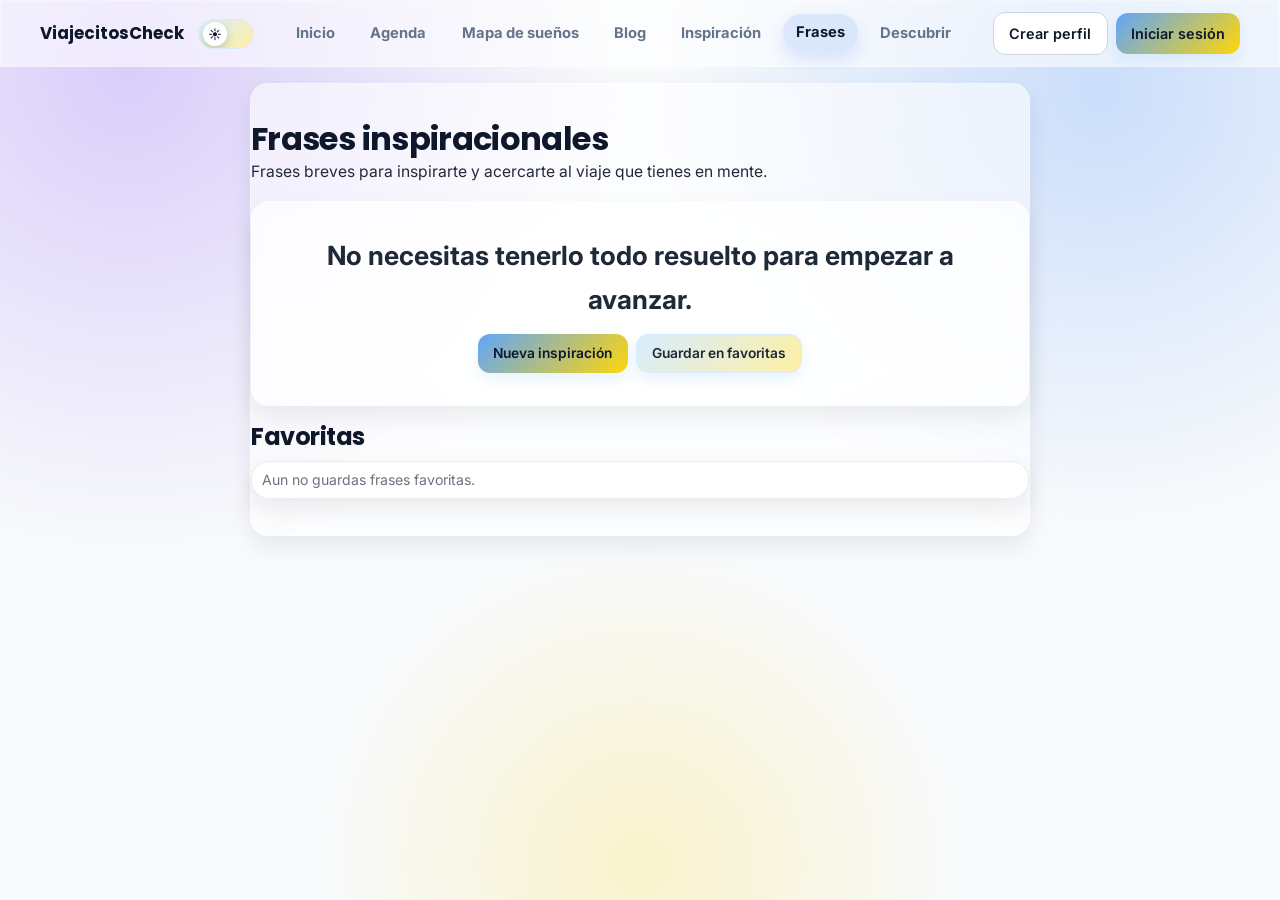
<file: frases-inspiracionales.html>
<!DOCTYPE html>
<html lang="es">
<head>
    <meta charset="UTF-8">
    <meta name="viewport" content="width=device-width, initial-scale=1.0">
    <title>Frases inspiracionales — ViajecitosCheck</title>
    <link rel="preconnect" href="https://fonts.googleapis.com">
    <link rel="preconnect" href="https://fonts.gstatic.com" crossorigin>
    <link href="https://fonts.googleapis.com/css2?family=Inter:wght@400;500;600;700;800&family=Poppins:wght@600;700;800&display=swap" rel="stylesheet">
    <style>
        :root { --lilac-deep:#7c3aed; --lilac-soft:#ddd6fe; --pink-deep:#db2777; --pink-soft:#fbcfe8; --cream:#fdf4ff; }
        *{margin:0;padding:0;box-sizing:border-box}
        body{min-height:100vh;font-family:"Quicksand",system-ui,sans-serif;background:linear-gradient(145deg,var(--cream),var(--lilac-soft),var(--pink-soft));color:#4c1d95;padding:clamp(1rem,4vw,2rem)}
        .site-header{width:min(980px,100%);margin:0 auto 1rem;padding:.7rem .85rem;border-radius:20px;border:1px solid rgba(167,139,250,.35);background:rgba(255,255,255,.72);backdrop-filter:blur(8px);box-shadow:0 8px 26px rgba(124,58,237,.11);display:flex;flex-wrap:wrap;align-items:center;justify-content:space-between;gap:.8rem}
        .site-logo{font-size:1.12rem;font-weight:800;color:var(--lilac-deep)}
        .site-nav,.auth-actions{display:flex;flex-wrap:wrap;gap:.35rem;align-items:center}
        .site-nav a,.auth-btn{text-decoration:none;color:#5b21b6;font-weight:700;font-size:.9rem;padding:.42rem .78rem;border-radius:999px;border:1px solid rgba(167,139,250,.55);background:rgba(255,255,255,.82);transition:transform .15s ease}
        .site-nav a:hover,.auth-btn:hover{transform:scale(1.05)}
        .site-nav a.active{color:#a855f7;background:rgba(255,255,255,.92)}
        .auth-btn.primary{border-color:transparent;background:linear-gradient(120deg,#7c3aed,#db2777);color:#fff}
        .shell{width:min(980px,100%);margin:0 auto;border-radius:24px;border:1px solid rgba(167,139,250,.35);background:linear-gradient(135deg,rgba(255,255,255,.88),rgba(252,231,243,.88));box-shadow:0 4px 28px rgba(124,58,237,.12);padding:clamp(1.1rem,3vw,1.7rem)}
        h1{font-size:clamp(1.55rem,5vw,2.1rem);background:linear-gradient(120deg,var(--lilac-deep),var(--pink-deep));-webkit-background-clip:text;background-clip:text;color:transparent;margin-bottom:.35rem}
        .intro{color:#86198f;opacity:.92;margin-bottom:1rem}
        .quote-card{border:1px solid rgba(167,139,250,.35);border-radius:18px;background:rgba(255,255,255,.78);box-shadow:0 6px 20px rgba(124,58,237,.09);padding:1rem}
        .quote-text{font-size:1.12rem;font-weight:700;line-height:1.5;color:#5b21b6;min-height:4.2rem}
        .btn-row{margin-top:.8rem;display:flex;flex-wrap:wrap;gap:.5rem}
        .btn{border:1px solid rgba(167,139,250,.5);border-radius:999px;background:rgba(255,255,255,.85);color:#6d28d9;font-family:inherit;font-weight:800;font-size:.86rem;padding:.45rem .85rem;cursor:pointer;transition:transform .15s ease}
        .btn:hover{transform:scale(1.05)}
        .btn.primary{border-color:transparent;background:linear-gradient(120deg,#7c3aed,#db2777);color:#fff}
        .favorites{margin-top:1rem}
        .favorites h2{font-size:1rem;color:#5b21b6;margin-bottom:.55rem}
        .favorites-list{list-style:none;display:grid;gap:.45rem}
        .favorites-list li{border:1px solid rgba(167,139,250,.3);border-radius:12px;background:rgba(255,255,255,.75);padding:.55rem .65rem;display:flex;gap:.5rem;justify-content:space-between;align-items:flex-start}
        .favorites-list p{font-size:.88rem;color:#6b21a8;line-height:1.35;flex:1}
        .mini-del{border:1px solid rgba(244,114,182,.55);border-radius:999px;padding:.25rem .55rem;background:#fff;color:#be185d;font-family:inherit;font-size:.76rem;font-weight:700;cursor:pointer}
        @media (max-width:860px){.site-header{flex-direction:column;align-items:flex-start}.site-nav,.auth-actions{width:100%}}
        :root { --app-white:#FFFFFF; --app-surface:#FAFAFA; --app-blue-soft:#D6EEFF; --app-blue:#5BB8FF; --app-yellow-soft:#FFEFA3; --app-yellow-hover:#FFD447; --app-pink-soft:#FFD6EC; --app-text:#1F2937; --app-text-muted:#6B7280; --app-shadow:0 16px 36px rgba(31,41,55,.12); }
        html[data-theme="dark"] { --app-white:#0f172a; --app-surface:#111827; --app-blue-soft:#1e3a5f; --app-blue:#60a5fa; --app-yellow-soft:#5b4b1e; --app-yellow-hover:#facc15; --app-pink-soft:#55324e; --app-text:#f8fafc; --app-text-muted:#cbd5e1; --app-shadow:0 18px 42px rgba(2,6,23,.45); }
        body { background: radial-gradient(circle at 8% 10%, rgba(91,184,255,.28), transparent 34%), radial-gradient(circle at 90% 16%, rgba(255,212,71,.28), transparent 34%), radial-gradient(circle at 52% 0%, rgba(255,214,236,.22), transparent 30%), var(--app-white) !important; color: var(--app-text) !important; }
        html[data-theme="dark"] body { background: radial-gradient(circle at 8% 10%, rgba(96,165,250,.22), transparent 34%), radial-gradient(circle at 90% 16%, rgba(250,204,21,.15), transparent 34%), radial-gradient(circle at 52% 0%, rgba(192,132,252,.12), transparent 30%), #0b1220 !important; }
        h1, h2, h3, .site-logo, .quote-text { color: var(--app-text) !important; background: none !important; -webkit-text-fill-color: currentColor; }
        .intro, .favorites-list p { color: var(--app-text-muted) !important; }
        .site-header { position: sticky; top: .75rem; z-index: 60; background: rgba(255,255,255,.88) !important; border-color: #e5e7eb !important; backdrop-filter: blur(10px); box-shadow: 0 8px 24px rgba(31,41,55,.06) !important; }
        html[data-theme="dark"] .site-header { background: rgba(15,23,42,.86) !important; border-color: #334155 !important; }
        .shell, .quote-card, .favorites-list li { background: var(--app-white) !important; border-color: #dbeafe !important; box-shadow: var(--app-shadow) !important; border-radius: 18px !important; }
        html[data-theme="dark"] .shell, html[data-theme="dark"] .quote-card, html[data-theme="dark"] .favorites-list li { border-color: #334155 !important; }
        .site-nav a, .auth-btn, .btn { background: linear-gradient(135deg, var(--app-blue-soft), var(--app-yellow-soft)) !important; color: var(--app-text) !important; border-color: #dbeafe !important; border-radius: 999px !important; box-shadow: 0 6px 14px rgba(126,200,255,.2) !important; }
        .site-nav a.active { background: var(--app-yellow-soft) !important; color: var(--app-text) !important; }
        .auth-btn.primary, .btn.primary { background: linear-gradient(135deg, var(--app-blue), var(--app-yellow-soft), var(--app-pink-soft)) !important; color: var(--app-text) !important; border-color: transparent !important; }
        .site-nav a:hover,.auth-btn:hover,.btn:hover { background: linear-gradient(135deg, var(--app-blue), var(--app-yellow-hover)) !important; box-shadow: 0 10px 22px rgba(31,41,55,.14) !important; transform: translateY(-2px) scale(1.02); }
        .nav-toggle { display: none; border: 1px solid #dbeafe; border-radius: 10px; background: var(--app-surface); color: var(--app-text); width: 2.2rem; height: 2.2rem; cursor: pointer; }
        #themeToggleBtn {
            position: relative;
            width: 56px;
            min-width: 56px;
            height: 30px;
            border-radius: 999px !important;
            padding: 0 !important;
            display: inline-flex;
            align-items: center;
            border: 1px solid #dbeafe !important;
            background: linear-gradient(135deg, var(--app-blue-soft), var(--app-yellow-soft)) !important;
            margin-left: 0 !important;
            overflow: hidden;
            transform: none !important;
        }
        #themeToggleBtn .theme-knob {
            width: 24px;
            height: 24px;
            margin-left: 4px;
            border-radius: 50%;
            display: inline-flex;
            align-items: center;
            justify-content: center;
            background: #fff;
            box-shadow: 0 4px 10px rgba(31,41,55,.2);
            transform: translateX(0);
            transition: transform .42s cubic-bezier(.22, 1.45, .36, 1);
            will-change: transform;
            font-size: 13px;
            line-height: 1;
        }
        html[data-theme="dark"] #themeToggleBtn .theme-knob { transform: translateX(24px); background: #0f172a; color: #f8fafc; }
        #themeToggleBtn:hover,
        #themeToggleBtn:focus-visible { transform: none !important; box-shadow: 0 0 0 2px rgba(59,130,246,.25) !important; }
        @media (max-width: 900px) {
            .nav-toggle { display: inline-flex; align-items:center; justify-content:center; }
            .site-nav, .auth-actions { display: none !important; width: 100%; }
            .site-header.is-open .site-nav, .site-header.is-open .auth-actions { display: flex !important; }
            .site-header.is-open .site-nav { flex-direction: column; align-items: flex-start; }
        }
        :root { --pro-white:#FFFFFF; --pro-gray:#F8FAFC; --pro-text:#0F172A; --pro-muted:#64748B; --pro-blue-soft:#60A5FA; --pro-blue:#3B82F6; --pro-yellow:#FFD60A; --pro-grad:linear-gradient(135deg,#60A5FA,#FFD60A); }
        body { background: linear-gradient(120deg,#F8FAFC,#E0F2FE,#FEF9C3) !important; background-size:200% 200%; animation:bgShift 16s ease infinite; color:var(--pro-text) !important; }
        @keyframes bgShift { 0% { background-position:0% 40%; } 50% { background-position:100% 60%; } 100% { background-position:0% 40%; } }
        .site-header { width:100% !important; max-width:none !important; margin:0 !important; border-radius:0 !important; top:0 !important; padding:.7rem 1rem !important; background:rgba(255,255,255,.8) !important; border-bottom:1px solid rgba(15,23,42,.08) !important; box-shadow:0 8px 24px rgba(15,23,42,.06) !important; }
        .site-header-inner { width:min(1200px,100%); margin:0 auto; display:flex; align-items:center; justify-content:space-between; gap:1rem; position:relative; }
        .site-nav { position:absolute; left:50%; transform:translateX(-50%); display:flex; gap:1rem; }
        .site-nav a { background:transparent !important; border:none !important; box-shadow:none !important; color:var(--pro-muted) !important; position:relative; padding:.2rem 0 !important; border-radius:0 !important; }
        .site-nav a::after { content:""; position:absolute; left:0; bottom:-4px; width:0; height:2px; background:var(--pro-blue); transition:width .25s ease; }
        .site-nav a:hover { color:var(--pro-blue) !important; transform:none !important; }
        .site-nav a:hover::after, .site-nav a.active::after { width:100%; }
        .auth-btn { border-radius:12px !important; transition:all .25s ease !important; }
        .auth-btn:not(.primary) { background:#fff !important; border:1px solid #cbd5e1 !important; color:var(--pro-text) !important; box-shadow:none !important; }
        .auth-btn.primary, .btn.primary { background:var(--pro-grad) !important; color:#0f172a !important; border:none !important; }
        .auth-btn:hover, .btn:hover { transform:scale(1.05); box-shadow:0 10px 20px rgba(59,130,246,.2) !important; }
        .shell, .quote-card, .favorites-list li { background:#fff !important; border-radius:18px !important; border:1px solid rgba(15,23,42,.08) !important; box-shadow:0 10px 24px rgba(15,23,42,.08) !important; }
        @media (max-width: 900px) { .site-header-inner{flex-wrap:wrap;} .site-nav{position:fixed;left:0;right:0;top:64px;transform:none;flex-direction:column;align-items:center;padding:1.5rem;min-height:calc(100dvh - 64px);background:rgba(248,250,252,.98);display:none;z-index:80;} .site-header.is-open .site-nav{display:flex !important;} }
        /* Final header/layout fix: prevent overlaps */
        .site-header-inner { display: flex !important; align-items: center !important; gap: 1rem !important; flex-wrap: nowrap !important; }
        .site-logo { flex-shrink: 0; }
        .site-nav { position: static !important; transform: none !important; flex: 1 1 auto !important; display: flex !important; justify-content: center !important; gap: 1rem !important; min-width: 0; }
        .auth-actions { display: flex !important; align-items: center !important; gap: .6rem !important; margin-left: auto !important; flex-shrink: 0; }
        #themeToggleBtn { margin-left: .4rem !important; flex-shrink: 0; position: relative !important; z-index: 2; }
        .auth-btn, .submit-btn, .btn { border-radius: 12px !important; padding: .55rem .95rem !important; }
        @media (max-width: 900px) {
            .site-header-inner { flex-wrap: wrap !important; }
            .site-nav {
                display: none !important;
                position: fixed !important;
                top: 64px !important;
                left: 0 !important;
                right: 0 !important;
                min-height: calc(100dvh - 64px);
                background: rgba(248,250,252,.98) !important;
                padding: 1.2rem !important;
                flex-direction: column !important;
                align-items: center !important;
                justify-content: flex-start !important;
                z-index: 90 !important;
            }
            .site-header.is-open .site-nav { display: flex !important; }
            .site-header.is-open .auth-actions { display: flex !important; width: 100%; justify-content: center !important; }
        }
        /* Final nav pill hover fix */
        .site-nav a {
            border-radius: 999px !important;
            padding: .45rem .8rem !important;
            transition: background .22s ease, color .22s ease, box-shadow .22s ease, transform .22s ease !important;
        }
        .site-nav a::after { display: none !important; }
        .site-nav a:hover,
        .site-nav a.active {
            background: rgba(59,130,246,.14) !important;
            color: #0f172a !important;
            box-shadow: 0 8px 18px rgba(59,130,246,.18) !important;
            transform: translateY(-1px);
        }
        html[data-theme="dark"] .site-nav a { color: #cbd5e1 !important; }
        html[data-theme="dark"] .site-nav a:hover,
        html[data-theme="dark"] .site-nav a.active {
            background: rgba(96,165,250,.24) !important;
            color: #f8fafc !important;
            box-shadow: 0 8px 18px rgba(96,165,250,.25) !important;
        }
        /* Final dark-mode contrast fix */
        html[data-theme="dark"] body { color: #e2e8f0 !important; background: linear-gradient(120deg, #0b1220, #111827, #1f2937) !important; }
        html[data-theme="dark"] .site-header { background: rgba(15, 23, 42, 0.9) !important; border-color: #334155 !important; }
        html[data-theme="dark"] .site-logo, html[data-theme="dark"] h1, html[data-theme="dark"] h2, html[data-theme="dark"] h3, html[data-theme="dark"] .quote-text { color: #f8fafc !important; -webkit-text-fill-color: currentColor !important; background: none !important; }
        html[data-theme="dark"] .intro, html[data-theme="dark"] .favorites-list p { color: #cbd5e1 !important; }
        html[data-theme="dark"] .shell, html[data-theme="dark"] .quote-card, html[data-theme="dark"] .favorites-list li { background: #111827 !important; border-color: #334155 !important; box-shadow: 0 10px 28px rgba(2, 6, 23, 0.45) !important; }
        html[data-theme="dark"] .site-nav a { color: #cbd5e1 !important; }
        html[data-theme="dark"] .site-nav a:hover, html[data-theme="dark"] .site-nav a.active { color: #93c5fd !important; }
        .site-header + * { margin-top: 1rem !important; }
        @media (max-width: 900px) { .site-header + * { margin-top: .75rem !important; } }
        /* Global header lock + visible theme switch */
        .site-header { position: sticky !important; top: 0 !important; width: 100% !important; z-index: 120 !important; }
        .site-header-inner { width: min(1200px, 100%) !important; margin: 0 auto !important; display: grid !important; grid-template-columns: auto auto 1fr auto !important; align-items: center !important; gap: .85rem !important; }
        .site-nav { display: flex !important; flex-wrap: nowrap !important; white-space: nowrap !important; justify-content: center !important; gap: .85rem !important; }
        .header-right { margin-left: auto !important; display: flex !important; align-items: center !important; gap: .5rem !important; flex-wrap: nowrap !important; }
        .auth-actions { display: flex !important; align-items: center !important; gap: .5rem !important; flex-wrap: nowrap !important; margin-left: 0 !important; }
        .auth-actions.is-hidden { display: none !important; }
        #themeToggleBtn { flex-shrink: 0 !important; }
        html[data-theme="dark"] #themeToggleBtn { border-color: #93c5fd !important; background: linear-gradient(135deg, #1e3a8a, #0f172a) !important; }
        html[data-theme="dark"] #themeToggleBtn .theme-knob { background: #0b1220 !important; color: #f8fafc !important; border: 1px solid #93c5fd !important; }
        @media (max-width: 900px) {
            .site-header-inner { display: flex !important; flex-wrap: wrap !important; }
            .site-nav { display: none !important; }
            .site-header.is-open .site-nav { display: flex !important; position: fixed !important; top: 64px !important; left: 0 !important; right: 0 !important; min-height: calc(100dvh - 64px) !important; padding: 1.2rem !important; background: rgba(248,250,252,.98) !important; flex-direction: column !important; align-items: center !important; z-index: 120 !important; }
        }
        /* Dark mode polish */
        html[data-theme="dark"] .shell,
        html[data-theme="dark"] .quote-card,
        html[data-theme="dark"] .favorites-list li {
            background: #0f172a !important;
            border-color: #334155 !important;
            box-shadow: 0 10px 28px rgba(2, 6, 23, 0.45) !important;
        }
        html[data-theme="dark"] .quote-text,
        html[data-theme="dark"] .favorites h2 { color: #f8fafc !important; }
        html[data-theme="dark"] .favorites-list p,
        html[data-theme="dark"] .intro { color: #cbd5e1 !important; }
        /* Force non-floating fixed top header */
        .site-header {
            position: sticky !important;
            top: 0 !important;
            left: 0 !important;
            right: 0 !important;
            width: 100% !important;
            max-width: none !important;
            margin: 0 !important;
            border-radius: 0 !important;
            z-index: 140 !important;
        }
        /* Remove viewport padding that makes header float */
        html, body { margin: 0 !important; padding: 0 !important; }
        body { padding-bottom: 0 !important; }
        /* Final hard override: fixed bar, not floating card */
        .site-header {
            top: 0 !important;
            background: #ffffff !important;
            backdrop-filter: none !important;
            -webkit-backdrop-filter: none !important;
            box-shadow: none !important;
            border-radius: 0 !important;
        }
        html[data-theme="dark"] .site-header {
            background: #0f172a !important;
            border-bottom-color: rgba(148, 163, 184, 0.3) !important;
        }
        /* Final text color cleanup: remove residual purple text */
        body,
        h1, h2, h3, h4, h5, h6,
        p, li, label, small, span,
        .intro, .muted, .note, .empty-state {
            color: #0f172a !important;
        }
        html[data-theme="dark"] body,
        html[data-theme="dark"] h1, html[data-theme="dark"] h2, html[data-theme="dark"] h3,
        html[data-theme="dark"] h4, html[data-theme="dark"] h5, html[data-theme="dark"] h6,
        html[data-theme="dark"] p, html[data-theme="dark"] li, html[data-theme="dark"] label,
        html[data-theme="dark"] small, html[data-theme="dark"] span,
        html[data-theme="dark"] .intro, html[data-theme="dark"] .muted,
        html[data-theme="dark"] .note, html[data-theme="dark"] .empty-state {
            color: #e2e8f0 !important;
        }
        /* Global responsive hardening (mobile first) */
        html { font-size: 16px; -webkit-text-size-adjust: 100%; }
        *, *::before, *::after { box-sizing: border-box; min-width: 0; }
        body { overflow-x: hidden; line-height: 1.45; }
        img, video, canvas, svg { display: block; max-width: 100%; height: auto; }
        main, section, article, aside, header, footer, nav, div { max-width: 100%; }
        .shell, .container, .main-content, .content, .page, .wrapper {
            width: min(1200px, calc(100% - 1rem)) !important;
            margin-inline: auto !important;
            padding-inline: 0 !important;
        }
        .site-header { padding: 0.65rem 0.75rem !important; }
        .site-header-inner {
            width: min(1200px, 100%) !important;
            display: grid !important;
            grid-template-columns: auto auto 1fr auto !important;
            align-items: center !important;
            gap: 0.5rem !important;
        }
        .site-logo { font-size: clamp(0.95rem, 3.6vw, 1.05rem) !important; }
        .nav-toggle { display: inline-flex !important; }
        .site-nav {
            display: none;
            position: fixed;
            left: 0;
            right: 0;
            top: 62px;
            padding: 1rem;
            background: #ffffff;
            flex-direction: column;
            align-items: stretch;
            gap: 0.65rem;
            z-index: 180;
        }
        html[data-theme="dark"] .site-nav { background: #0f172a; }
        .site-header.is-open .site-nav { display: flex !important; }
        .site-nav a { font-size: 0.92rem !important; }
        .header-right, .auth-actions, .hero-actions, .toolbar, .filters, .form-row { flex-wrap: wrap; }
        h1 { font-size: clamp(1.35rem, 6vw, 2rem) !important; line-height: 1.18 !important; }
        h2 { font-size: clamp(1.1rem, 4.9vw, 1.5rem) !important; line-height: 1.24 !important; }
        h3 { font-size: clamp(1rem, 4.2vw, 1.2rem) !important; line-height: 1.28 !important; }
        p, li, label, input, select, textarea, button { font-size: 0.95rem; line-height: 1.42; }
        .article-grid, .benefits-grid, .explore-grid, .stats-grid, .moments-grid, .retos-grid,
        .check-grid, .dreams-grid, .posts-grid, .quiz-grid, .cards-grid, .landing-grid {
            grid-template-columns: 1fr !important;
        }
        .card, .mini-card, .benefit-card, .explore-card, .check-card, .dream-card, .post-card,
        .article-card, .quote-card, .quiz-card, .result-card {
            width: 100% !important;
            max-width: 100% !important;
        }
        @media (min-width: 768px) {
            .shell, .container, .main-content, .content, .page, .wrapper {
                width: min(1200px, calc(100% - 2rem)) !important;
            }
            .site-header { padding: 0.7rem 1rem !important; }
            .article-grid, .benefits-grid, .explore-grid, .stats-grid, .moments-grid, .retos-grid,
            .check-grid, .dreams-grid, .posts-grid, .quiz-grid, .cards-grid, .landing-grid {
                grid-template-columns: repeat(2, minmax(0, 1fr)) !important;
            }
        }
        @media (min-width: 1024px) {
            .shell, .container, .main-content, .content, .page, .wrapper {
                width: min(1200px, calc(100% - 3rem)) !important;
            }
            .nav-toggle { display: none !important; }
            .site-nav {
                display: flex !important;
                position: static !important;
                flex-direction: row !important;
                align-items: center !important;
                justify-content: center !important;
                background: transparent !important;
                padding: 0 !important;
                gap: 0.6rem !important;
            }
            .article-grid, .benefits-grid, .explore-grid, .stats-grid, .moments-grid, .retos-grid,
            .check-grid, .dreams-grid, .posts-grid, .quiz-grid, .cards-grid, .landing-grid {
                grid-template-columns: repeat(3, minmax(0, 1fr)) !important;
            }
        }
        /* Mobile header fit fix */
        @media (max-width: 767px) {
            .site-header { padding: 0.55rem 0.65rem !important; }
            .site-header-inner {
                grid-template-columns: 1fr auto auto !important;
                grid-template-areas:
                    "logo toggle theme"
                    "actions actions actions"
                    "nav nav nav" !important;
                gap: 0.5rem !important;
            }
            .site-logo { grid-area: logo; font-size: 1.05rem !important; }
            .nav-toggle { grid-area: toggle; width: 2.35rem; height: 2.35rem; }
            #themeToggleBtn { grid-area: theme; justify-self: end; }
            .header-right {
                grid-area: actions;
                width: 100%;
                justify-content: stretch !important;
            }
            .auth-actions {
                display: grid !important;
                grid-template-columns: repeat(2, minmax(0, 1fr)) !important;
                width: 100% !important;
                gap: 0.5rem !important;
            }
            .auth-btn {
                min-width: 0 !important;
                width: 100% !important;
                padding: 0.56rem 0.5rem !important;
                font-size: 0.82rem !important;
                white-space: nowrap;
            }
            .site-nav { grid-area: nav; top: 112px !important; }
        }
    </style>
    <link rel="stylesheet" href="assets/css/design-system.css">
    <link rel="stylesheet" href="assets/css/components.css">
    <link rel="stylesheet" href="assets/css/pages.css">
</head>
<body class="page-frases">
    <header class="site-header">
        <div class="site-header-inner">
        <div class="site-logo">ViajecitosCheck</div>
        <button type="button" class="nav-toggle" id="navToggleBtn" aria-label="Abrir menú">☰</button>
        <button type="button" class="auth-btn" id="themeToggleBtn" aria-label="Cambiar tema" aria-pressed="false" title="Cambiar tema"><span class="theme-knob" aria-hidden="true">☀</span></button>
        <nav class="site-nav" aria-label="Menú principal">
            <a href="index.html">Inicio</a><a href="agenda-viaje.html">Agenda</a><a href="mapa-suenos.html">Mapa de sueños</a><a href="blog-viajes.html">Blog</a><a href="inspiracion-viajera.html">Inspiración</a><a class="active" href="frases-inspiracionales.html">Frases</a><a href="descubre-tu-viaje.html">Descubrir</a>
        </nav>
        <div class="header-right"><div class="auth-actions" id="guestAuthActions"><a class="auth-btn" href="index.html">Crear perfil</a><a class="auth-btn primary" href="index.html">Iniciar sesión</a></div><div class="auth-actions is-hidden" id="userAuthActions"><a class="auth-btn" href="index.html">Editar perfil</a><a class="auth-btn" href="index.html">Salir</a></div></div>
        </div>
    </header>
    <main class="shell">
        <h1>Frases inspiracionales</h1>
        <p class="intro">Frases breves para inspirarte y acercarte al viaje que tienes en mente.</p>
        <section class="quote-card">
            <p class="quote-text" id="quoteText"></p>
            <div class="btn-row">
                <button class="btn primary" id="newQuoteBtn" type="button">Nueva inspiración</button>
                <button class="btn" id="saveQuoteBtn" type="button">Guardar en favoritas</button>
            </div>
        </section>
        <section class="favorites">
            <h2>Favoritas</h2>
            <ul class="favorites-list" id="favoritesList"></ul>
        </section>
    </main>
    <script>
        const navToggleBtn = document.getElementById("navToggleBtn");
        const siteHeader = document.querySelector(".site-header");
        const themeToggleBtn = document.getElementById("themeToggleBtn");
        const THEME_KEY = "devtata-theme";
        navToggleBtn?.addEventListener("click", () => siteHeader?.classList.toggle("is-open"));
        function applyTheme(theme) {
            document.documentElement.setAttribute("data-theme", theme);
            if (!themeToggleBtn) return;
            const knob = themeToggleBtn.querySelector(".theme-knob");
            themeToggleBtn.setAttribute("aria-pressed", theme === "dark" ? "true" : "false");
            themeToggleBtn.title = theme === "dark" ? "Activar modo claro" : "Activar modo oscuro";
            if (knob) knob.textContent = theme === "dark" ? "☾" : "☀";
        }
        applyTheme(localStorage.getItem(THEME_KEY) || "light");
        themeToggleBtn?.addEventListener("click", () => {
            const next = document.documentElement.getAttribute("data-theme") === "dark" ? "light" : "dark";
            localStorage.setItem(THEME_KEY, next);
            applyTheme(next);
        });

        const KEY = "devtata-quote-favorites";
        const QUOTES = [
            "Viajar no es escapar de la vida: es evitar que la vida se te escape.",
            "El mundo es un libro y quien no viaja solo lee una página.",
            "Cada destino te cambia de una forma que no esperabas.",
            "Primero sueñas el viaje; después, el viaje te transforma.",
            "No necesitas tenerlo todo resuelto para empezar a avanzar.",
            "Tu próxima aventura empieza con una decisión pequeña hoy."
        ];
        const quoteText = document.getElementById("quoteText");
        const favoritesList = document.getElementById("favoritesList");
        let currentQuote = "";

        function loadFavs() { try { const raw = localStorage.getItem(KEY); return raw ? JSON.parse(raw) : []; } catch (_) { return []; } }
        function saveFavs(items) { localStorage.setItem(KEY, JSON.stringify(items)); }
        function randomQuote() {
            const available = QUOTES.filter((q) => q !== currentQuote);
            currentQuote = available[Math.floor(Math.random() * available.length)] || QUOTES[0];
            quoteText.textContent = currentQuote;
        }
        function renderFavs() {
            const items = loadFavs();
            favoritesList.innerHTML = "";
            if (!items.length) {
                const li = document.createElement("li");
                li.innerHTML = "<p>Aun no guardas frases favoritas.</p>";
                favoritesList.append(li);
                return;
            }
            items.forEach((item, idx) => {
                const li = document.createElement("li");
                const p = document.createElement("p");
                p.textContent = item;
                const del = document.createElement("button");
                del.className = "mini-del";
                del.type = "button";
                del.textContent = "Quitar";
                del.addEventListener("click", () => {
                    const next = loadFavs().filter((_, i) => i !== idx);
                    saveFavs(next);
                    renderFavs();
                });
                li.append(p, del);
                favoritesList.append(li);
            });
        }

        document.getElementById("newQuoteBtn").addEventListener("click", randomQuote);
        document.getElementById("saveQuoteBtn").addEventListener("click", () => {
            if (!currentQuote) return;
            const items = loadFavs();
            if (!items.includes(currentQuote)) {
                items.unshift(currentQuote);
                saveFavs(items.slice(0, 20));
                renderFavs();
            }
        });
        randomQuote();
        renderFavs();
    </script>
</body>
</html>
</file>
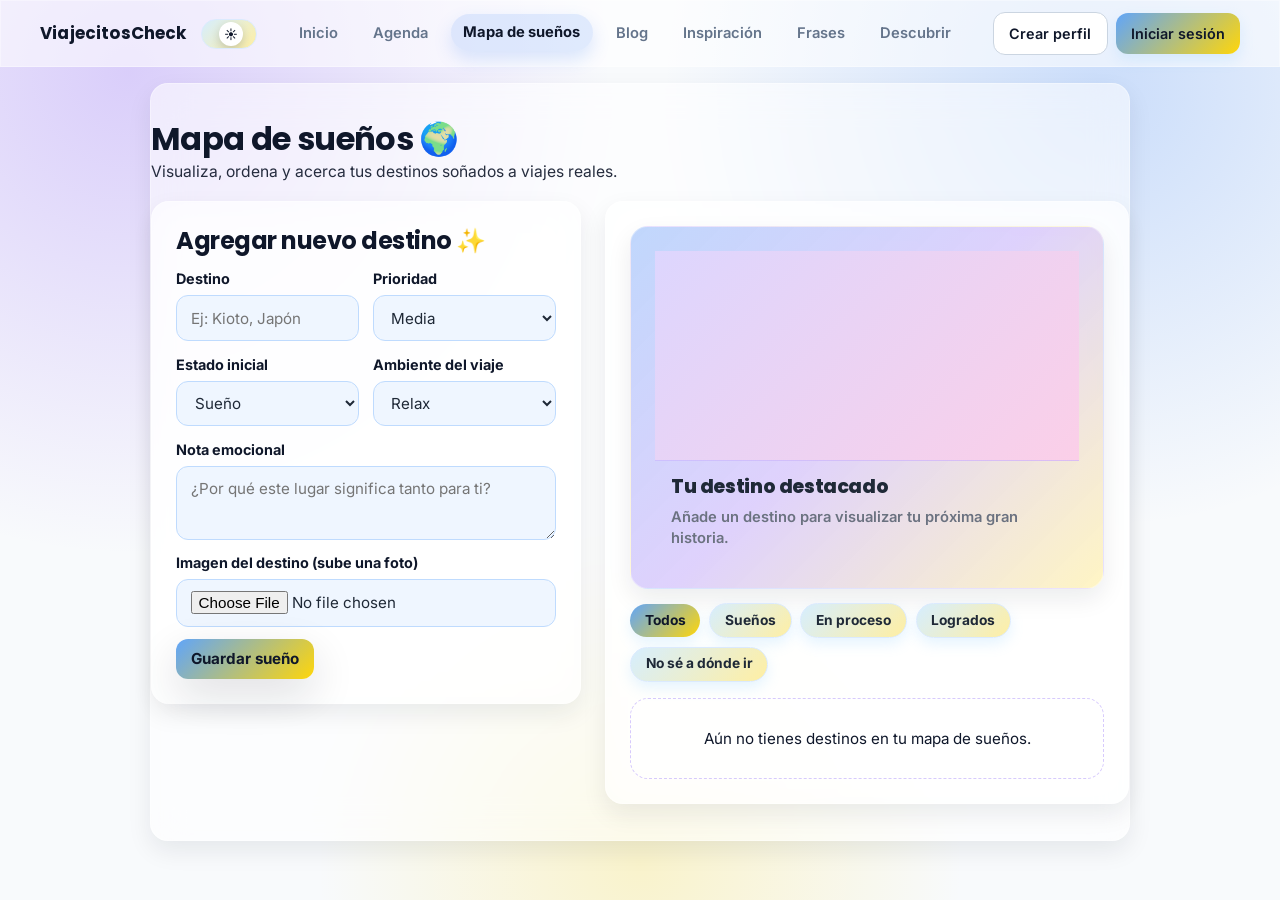
<file: mapa-suenos.html>
<!DOCTYPE html>
<html lang="es">
<head>
    <meta charset="UTF-8">
    <meta name="viewport" content="width=device-width, initial-scale=1.0">
    <title>Mapa de sueños — ViajecitosCheck</title>
    <link rel="preconnect" href="https://fonts.googleapis.com">
    <link rel="preconnect" href="https://fonts.gstatic.com" crossorigin>
    <link href="https://fonts.googleapis.com/css2?family=Inter:wght@400;500;600;700;800&family=Poppins:wght@600;700;800&display=swap" rel="stylesheet">
    <style>
        :root {
            --lilac-deep: #7c3aed;
            --lilac-soft: #ddd6fe;
            --pink-deep: #db2777;
            --pink: #f472b6;
            --pink-soft: #fbcfe8;
            --cream: #fdf4ff;
        }

        * {
            margin: 0;
            padding: 0;
            box-sizing: border-box;
        }

        body {
            min-height: 100vh;
            font-family: "Quicksand", system-ui, sans-serif;
            background: linear-gradient(
                145deg,
                var(--cream) 0%,
                var(--lilac-soft) 35%,
                var(--pink-soft) 70%,
                #fce7f3 100%
            );
            color: #4c1d95;
            padding: clamp(1rem, 4vw, 2rem);
            padding-bottom: 3rem;
        }

        .site-header {
            width: min(980px, 100%);
            margin: 0 auto 1rem;
            padding: 0.7rem 0.85rem;
            border-radius: 20px;
            border: 1px solid rgba(167, 139, 250, 0.35);
            background: rgba(255, 255, 255, 0.72);
            backdrop-filter: blur(8px);
            box-shadow: 0 8px 26px rgba(124, 58, 237, 0.11);
            display: flex;
            align-items: center;
            justify-content: space-between;
            gap: 0.8rem;
            flex-wrap: wrap;
        }

        .site-logo {
            font-size: 1.12rem;
            font-weight: 800;
            color: var(--lilac-deep);
            letter-spacing: 0.01em;
        }

        .site-nav {
            display: flex;
            flex-wrap: wrap;
            gap: 0.35rem;
            align-items: center;
        }

        .site-nav a {
            text-decoration: none;
            color: #5b21b6;
            font-weight: 600;
            font-size: 0.93rem;
            padding: 0.42rem 0.78rem;
            border-radius: 999px;
            transition: transform 0.15s ease, background 0.2s ease, box-shadow 0.2s ease;
        }

        .site-nav a:hover {
            transform: scale(1.05);
            background: rgba(255, 255, 255, 0.9);
            box-shadow: 0 8px 20px rgba(124, 58, 237, 0.12);
        }

        .site-nav a.active {
            color: #a855f7;
            font-weight: 700;
            background: rgba(255, 255, 255, 0.92);
        }

        .auth-actions {
            display: flex;
            flex-wrap: wrap;
            align-items: center;
            gap: 0.55rem;
        }

        .auth-btn {
            display: inline-flex;
            align-items: center;
            justify-content: center;
            text-decoration: none;
            border: 1px solid rgba(167, 139, 250, 0.55);
            border-radius: 999px;
            padding: 0.52rem 0.95rem;
            background: rgba(255, 255, 255, 0.76);
            color: #6d28d9;
            font-family: inherit;
            font-weight: 700;
            font-size: 0.9rem;
            transition: transform 0.15s ease, background 0.2s ease, box-shadow 0.2s ease;
        }

        .auth-btn:hover {
            transform: scale(1.05);
            background: rgba(250, 232, 255, 0.95);
            box-shadow: 0 8px 22px rgba(124, 58, 237, 0.14);
        }

        .auth-btn.primary {
            border-color: transparent;
            background: linear-gradient(120deg, #7c3aed 0%, #db2777 100%);
            color: #ffffff;
            box-shadow: 0 10px 24px rgba(124, 58, 237, 0.18);
        }

        .auth-btn.primary:hover {
            box-shadow: 0 14px 32px rgba(124, 58, 237, 0.28);
        }

        .shell {
            max-width: 980px;
            margin: 0 auto;
            background: linear-gradient(
                135deg,
                rgba(255, 255, 255, 0.88) 0%,
                rgba(250, 232, 255, 0.92) 50%,
                rgba(252, 231, 243, 0.88) 100%
            );
            backdrop-filter: blur(12px);
            border-radius: 24px;
            padding: clamp(1.25rem, 4vw, 2rem);
            border: 1px solid rgba(167, 139, 250, 0.35);
            box-shadow:
                0 4px 28px rgba(124, 58, 237, 0.12),
                0 1px 0 rgba(255, 255, 255, 0.85) inset;
        }

        h1 {
            font-size: clamp(1.5rem, 5vw, 2rem);
            font-weight: 700;
            background: linear-gradient(120deg, var(--lilac-deep) 0%, var(--pink-deep) 55%, var(--pink) 100%);
            -webkit-background-clip: text;
            background-clip: text;
            color: transparent;
            margin-bottom: 0.35rem;
        }

        .intro {
            font-size: 0.95rem;
            color: #86198f;
            opacity: 0.9;
            line-height: 1.5;
            margin-bottom: 1rem;
        }

        .flash {
            display: none;
            margin-bottom: 1rem;
            padding: 0.7rem 0.9rem;
            border-radius: 14px;
            font-size: 0.9rem;
            font-weight: 700;
        }

        .flash.show {
            display: block;
        }

        .flash.ok {
            color: #5b21b6;
            background: rgba(237, 233, 254, 0.9);
            border: 1px solid rgba(167, 139, 250, 0.5);
        }

        .flash.error {
            color: #9d174d;
            background: rgba(252, 231, 243, 0.9);
            border: 1px solid rgba(244, 114, 182, 0.55);
        }

        .form-block {
            margin-bottom: 0;
            padding: 1.1rem;
            border: 1px solid rgba(167, 139, 250, 0.34);
            border-radius: 18px;
            background: rgba(255, 255, 255, 0.74);
            box-shadow: 0 6px 20px rgba(124, 58, 237, 0.08);
        }

        .form-title {
            font-size: 1rem;
            font-weight: 700;
            color: #5b21b6;
            margin-bottom: 0.85rem;
        }

        .field-grid {
            display: grid;
            grid-template-columns: 1fr 1fr;
            gap: 0.85rem;
        }

        .field {
            display: flex;
            flex-direction: column;
            gap: 0.35rem;
        }

        .field.full {
            grid-column: 1 / -1;
        }

        .field label {
            font-weight: 700;
            font-size: 0.9rem;
            color: #5b21b6;
        }

        .field input,
        .field select,
        .field textarea {
            width: 100%;
            padding: 0.7rem 0.85rem;
            border-radius: 14px;
            border: 1px solid rgba(167, 139, 250, 0.45);
            outline: none;
            background: rgba(255, 255, 255, 0.9);
            font-family: inherit;
            font-size: 0.95rem;
            color: #3b0764;
        }

        .field textarea {
            resize: vertical;
            min-height: 4.6rem;
        }

        .field input:focus,
        .field select:focus,
        .field textarea:focus {
            border-color: rgba(124, 58, 237, 0.65);
            box-shadow: 0 0 0 4px rgba(124, 58, 237, 0.12);
        }

        .submit-btn {
            margin-top: 0.8rem;
            border: none;
            border-radius: 999px;
            padding: 0.75rem 1.3rem;
            font-family: inherit;
            font-size: 0.95rem;
            font-weight: 700;
            color: #fff;
            cursor: pointer;
            background: linear-gradient(120deg, #7c3aed 0%, #db2777 100%);
            box-shadow: 0 8px 20px rgba(124, 58, 237, 0.22);
            transition: transform 0.15s ease, box-shadow 0.2s ease;
        }

        .submit-btn:hover {
            transform: translateY(-2px);
            box-shadow: 0 10px 24px rgba(124, 58, 237, 0.3);
        }

        .app-layout {
            display: grid;
            grid-template-columns: minmax(280px, 360px) minmax(0, 1fr);
            gap: 1rem;
            align-items: start;
        }

        .dreams-panel {
            border: 1px solid rgba(167, 139, 250, 0.34);
            border-radius: 18px;
            background: rgba(255, 255, 255, 0.74);
            box-shadow: 0 6px 20px rgba(124, 58, 237, 0.08);
            padding: 1rem;
        }

        .spotlight-card {
            border: 1px solid rgba(167, 139, 250, 0.35);
            border-radius: 18px;
            background: rgba(255, 255, 255, 0.78);
            box-shadow: 0 6px 20px rgba(124, 58, 237, 0.1);
            overflow: hidden;
            margin-bottom: 0.85rem;
        }

        .spotlight-media {
            height: 210px;
            background: linear-gradient(135deg, var(--lilac-soft), var(--pink-soft));
            border-bottom: 1px solid rgba(167, 139, 250, 0.3);
            overflow: hidden;
        }

        .spotlight-media img {
            width: 100%;
            height: 100%;
            object-fit: cover;
            display: block;
        }

        .spotlight-body {
            padding: 0.9rem 1rem 1rem;
            display: grid;
            gap: 0.45rem;
        }

        .spotlight-title {
            font-size: 1.1rem;
            font-weight: 800;
            color: #5b21b6;
        }

        .spotlight-message {
            font-size: 0.92rem;
            color: #6b21a8;
            line-height: 1.4;
            font-weight: 600;
        }

        .filters {
            margin: 0.8rem 0 1rem;
            display: flex;
            flex-wrap: wrap;
            gap: 0.55rem;
            align-items: center;
        }

        .filter-btn {
            border: 1px solid rgba(167, 139, 250, 0.55);
            border-radius: 999px;
            padding: 0.42rem 0.92rem;
            background: rgba(255, 255, 255, 0.8);
            color: #6d28d9;
            font-family: inherit;
            font-size: 0.86rem;
            font-weight: 700;
            cursor: pointer;
            transition: transform 0.15s ease, background 0.2s ease;
        }

        .filter-btn:hover {
            transform: translateY(-1px);
            background: rgba(250, 232, 255, 0.95);
        }

        .filter-btn.is-active {
            color: #fff;
            border-color: transparent;
            background: linear-gradient(120deg, #7c3aed 0%, #db2777 100%);
        }

        .random-btn {
            border: 1px solid rgba(167, 139, 250, 0.55);
            border-radius: 999px;
            padding: 0.42rem 0.92rem;
            background: rgba(255, 255, 255, 0.82);
            color: #6d28d9;
            font-family: inherit;
            font-size: 0.86rem;
            font-weight: 700;
            cursor: pointer;
            transition: transform 0.15s ease, background 0.2s ease;
        }

        .random-btn:hover {
            transform: translateY(-1px);
            background: rgba(250, 232, 255, 0.95);
        }

        .dream-grid {
            display: grid;
            grid-template-columns: repeat(auto-fill, minmax(250px, 1fr));
            gap: 1rem;
        }

        .dream-card {
            border-radius: 18px;
            border: 1px solid rgba(167, 139, 250, 0.38);
            background: rgba(255, 255, 255, 0.72);
            box-shadow: 0 4px 18px rgba(124, 58, 237, 0.08);
            padding: 0.9rem 1rem 1rem;
            display: flex;
            flex-direction: column;
            gap: 0.58rem;
            animation: dreamCardIn 0.4s ease both;
            transition: transform 0.2s ease, box-shadow 0.22s ease;
        }

        .dream-card:hover {
            transform: scale(1.02);
            box-shadow: 0 12px 28px rgba(124, 58, 237, 0.14);
        }

        .dream-img-wrap {
            width: 100%;
            height: 150px;
            border-radius: 14px;
            overflow: hidden;
            border: 1px solid rgba(167, 139, 250, 0.35);
            background: linear-gradient(135deg, var(--lilac-soft), var(--pink-soft));
        }

        .dream-img-wrap img {
            width: 100%;
            height: 100%;
            object-fit: cover;
            display: block;
        }

        .dream-img-placeholder {
            width: 100%;
            height: 100%;
            display: flex;
            align-items: center;
            justify-content: center;
            font-size: 2rem;
            color: rgba(109, 40, 217, 0.85);
        }

        .dream-place {
            font-size: 1.05rem;
            font-weight: 700;
            color: #5b21b6;
        }

        .dream-note {
            font-size: 0.9rem;
            line-height: 1.4;
            color: #4c1d95;
            min-height: 1.1rem;
        }

        .dream-meta {
            display: flex;
            flex-wrap: wrap;
            gap: 0.4rem;
            align-items: center;
        }

        .pill {
            border-radius: 999px;
            padding: 0.24rem 0.6rem;
            font-size: 0.74rem;
            font-weight: 700;
            border: 1px solid transparent;
        }

        .pill.priority-alta {
            color: #7a1238;
            background: rgba(251, 207, 232, 0.9);
            border-color: rgba(244, 114, 182, 0.5);
        }

        .pill.priority-media {
            color: #6d28d9;
            background: rgba(237, 233, 254, 0.95);
            border-color: rgba(167, 139, 250, 0.55);
        }

        .pill.priority-baja {
            color: #0f766e;
            background: rgba(204, 251, 241, 0.9);
            border-color: rgba(45, 212, 191, 0.5);
        }

        .pill.status {
            color: #4c1d95;
            background: rgba(255, 255, 255, 0.95);
            border-color: rgba(167, 139, 250, 0.45);
        }

        .dream-actions {
            margin-top: 0.2rem;
            display: flex;
            flex-wrap: wrap;
            gap: 0.45rem;
        }

        .action-btn {
            border: 1px solid rgba(167, 139, 250, 0.55);
            border-radius: 999px;
            padding: 0.35rem 0.8rem;
            background: rgba(255, 255, 255, 0.85);
            color: #6d28d9;
            font-family: inherit;
            font-size: 0.78rem;
            font-weight: 700;
            cursor: pointer;
        }

        .action-btn.delete {
            color: #be185d;
            border-color: rgba(244, 114, 182, 0.6);
        }

        .empty-state {
            grid-column: 1 / -1;
            text-align: center;
            padding: 1.8rem 1rem;
            color: #86198f;
            font-size: 0.95rem;
            border-radius: 18px;
            border: 1px dashed rgba(167, 139, 250, 0.45);
            background: rgba(255, 255, 255, 0.45);
        }

        .success-pop {
            position: fixed;
            right: 1rem;
            bottom: 1rem;
            z-index: 20;
            max-width: 300px;
            border-radius: 14px;
            padding: 0.75rem 0.9rem;
            color: #5b21b6;
            background: rgba(255, 255, 255, 0.95);
            border: 1px solid rgba(167, 139, 250, 0.58);
            box-shadow: 0 8px 24px rgba(124, 58, 237, 0.2);
            font-size: 0.88rem;
            font-weight: 700;
            opacity: 0;
            transform: translateY(16px);
            pointer-events: none;
            transition: opacity 0.25s ease, transform 0.25s ease;
        }

        .success-pop.show {
            opacity: 1;
            transform: translateY(0);
        }

        @keyframes dreamCardIn {
            from {
                opacity: 0;
                transform: translateY(10px);
            }
            to {
                opacity: 1;
                transform: translateY(0);
            }
        }

        @media (max-width: 860px) {
            .site-header {
                flex-direction: column;
                align-items: flex-start;
            }

            .site-nav,
            .auth-actions {
                width: 100%;
            }

            .app-layout {
                grid-template-columns: 1fr;
            }
        }

        @media (max-width: 650px) {
            .field-grid {
                grid-template-columns: 1fr;
            }
        }
        :root { --app-white:#FFFFFF; --app-surface:#FAFAFA; --app-blue-soft:#D6EEFF; --app-blue:#5BB8FF; --app-yellow-soft:#FFEFA3; --app-yellow-hover:#FFD447; --app-pink-soft:#FFD6EC; --app-text:#1F2937; --app-text-muted:#6B7280; --app-shadow:0 16px 36px rgba(31,41,55,.12); }
        html[data-theme="dark"] { --app-white:#0f172a; --app-surface:#111827; --app-blue-soft:#1e3a5f; --app-blue:#60a5fa; --app-yellow-soft:#5b4b1e; --app-yellow-hover:#facc15; --app-pink-soft:#55324e; --app-text:#f8fafc; --app-text-muted:#cbd5e1; --app-shadow:0 18px 42px rgba(2,6,23,.45); }
        body { background: radial-gradient(circle at 8% 10%, rgba(91,184,255,.28), transparent 34%), radial-gradient(circle at 90% 16%, rgba(255,212,71,.28), transparent 34%), radial-gradient(circle at 52% 0%, rgba(255,214,236,.22), transparent 30%), var(--app-white) !important; color: var(--app-text) !important; }
        html[data-theme="dark"] body { background: radial-gradient(circle at 8% 10%, rgba(96,165,250,.22), transparent 34%), radial-gradient(circle at 90% 16%, rgba(250,204,21,.15), transparent 34%), radial-gradient(circle at 52% 0%, rgba(192,132,252,.12), transparent 30%), #0b1220 !important; }
        h1, h2, h3, .site-logo, .spotlight-title, .dream-place { color: var(--app-text) !important; background: none !important; -webkit-text-fill-color: currentColor; }
        .intro, .flash, .spotlight-message, .dream-note { color: var(--app-text-muted) !important; }
        .site-header { position: sticky; top: .75rem; z-index: 60; background: rgba(255,255,255,.88) !important; border-color: #e5e7eb !important; backdrop-filter: blur(10px); box-shadow: 0 8px 24px rgba(31,41,55,.06) !important; }
        html[data-theme="dark"] .site-header { background: rgba(15,23,42,.86) !important; border-color: #334155 !important; }
        .shell, .form-block, .dreams-panel, .dream-card, .spotlight-card { background: var(--app-white) !important; border-color: #dbeafe !important; box-shadow: var(--app-shadow) !important; border-radius: 18px !important; }
        html[data-theme="dark"] .shell, html[data-theme="dark"] .form-block, html[data-theme="dark"] .dreams-panel, html[data-theme="dark"] .dream-card, html[data-theme="dark"] .spotlight-card { border-color: #334155 !important; }
        .spotlight-card { background: linear-gradient(180deg, var(--app-blue-soft), var(--app-white)) !important; }
        .site-nav a, .auth-btn, .filter-btn, .action-btn, .random-btn { background: linear-gradient(135deg, var(--app-blue-soft), var(--app-yellow-soft)) !important; color: var(--app-text) !important; border-color: #dbeafe !important; border-radius: 999px !important; box-shadow: 0 6px 14px rgba(126,200,255,.2) !important; }
        .site-nav a.active { background: var(--app-yellow-soft) !important; color: var(--app-text) !important; font-weight: 700 !important; }
        .auth-btn.primary, .submit-btn, .filter-btn.is-active { background: linear-gradient(135deg, var(--app-blue), var(--app-yellow-soft), var(--app-pink-soft)) !important; color: var(--app-text) !important; border-color: transparent !important; }
        .field input, .field select, .field textarea { background: color-mix(in srgb, var(--app-blue-soft) 36%, white) !important; border-color: #cfe5f6 !important; color: var(--app-text) !important; border-radius: 12px !important; }
        html[data-theme="dark"] .field input, html[data-theme="dark"] .field select, html[data-theme="dark"] .field textarea { border-color: #475569 !important; }
        .field input:focus, .field select:focus, .field textarea:focus { box-shadow: 0 0 0 3px rgba(167,216,255,0.35) !important; border-color: var(--app-blue) !important; }
        .site-nav a:hover, .auth-btn:hover, .filter-btn:hover, .action-btn:hover, .random-btn:hover { background: linear-gradient(135deg, var(--app-blue), var(--app-yellow-hover)) !important; box-shadow: 0 10px 22px rgba(31,41,55,.14) !important; transform: translateY(-2px) scale(1.02); }
        .nav-toggle { display: none; border: 1px solid #dbeafe; border-radius: 10px; background: var(--app-surface); color: var(--app-text); width: 2.2rem; height: 2.2rem; cursor: pointer; }
        #themeToggleBtn {
            position: relative;
            width: 56px;
            min-width: 56px;
            height: 30px;
            border-radius: 999px !important;
            padding: 0 !important;
            display: inline-flex;
            align-items: center;
            border: 1px solid #dbeafe !important;
            background: linear-gradient(135deg, var(--app-blue-soft), var(--app-yellow-soft)) !important;
            margin-left: 0 !important;
            overflow: hidden;
            transform: none !important;
        }
        #themeToggleBtn .theme-knob {
            width: 24px;
            height: 24px;
            margin-left: 4px;
            border-radius: 50%;
            display: inline-flex;
            align-items: center;
            justify-content: center;
            background: #fff;
            box-shadow: 0 4px 10px rgba(31,41,55,.2);
            transform: translateX(0);
            transition: transform .42s cubic-bezier(.22, 1.45, .36, 1);
            will-change: transform;
            font-size: 13px;
            line-height: 1;
        }
        html[data-theme="dark"] #themeToggleBtn .theme-knob { transform: translateX(24px); background: #0f172a; color: #f8fafc; }
        #themeToggleBtn:hover,
        #themeToggleBtn:focus-visible { transform: none !important; box-shadow: 0 0 0 2px rgba(59,130,246,.25) !important; }
        @media (max-width: 900px) {
            .nav-toggle { display: inline-flex; align-items:center; justify-content:center; }
            .site-nav, .auth-actions { display: none !important; width: 100%; }
            .site-header.is-open .site-nav, .site-header.is-open .auth-actions { display: flex !important; }
            .site-header.is-open .site-nav { flex-direction: column; align-items: flex-start; }
        }
        :root { --pro-white:#FFFFFF; --pro-gray:#F8FAFC; --pro-text:#0F172A; --pro-muted:#64748B; --pro-blue-soft:#60A5FA; --pro-blue:#3B82F6; --pro-yellow:#FFD60A; --pro-grad:linear-gradient(135deg,#60A5FA,#FFD60A); }
        body { background: linear-gradient(120deg,#F8FAFC,#E0F2FE,#FEF9C3) !important; background-size:200% 200%; animation:bgShift 16s ease infinite; color:var(--pro-text) !important; }
        @keyframes bgShift { 0% { background-position:0% 40%; } 50% { background-position:100% 60%; } 100% { background-position:0% 40%; } }
        .site-header { width:100% !important; max-width:none !important; margin:0 !important; border-radius:0 !important; top:0 !important; padding:.7rem 1rem !important; background:rgba(255,255,255,.8) !important; border-bottom:1px solid rgba(15,23,42,.08) !important; box-shadow:0 8px 24px rgba(15,23,42,.06) !important; }
        .site-header-inner { width:min(1200px,100%); margin:0 auto; display:flex; align-items:center; justify-content:space-between; gap:1rem; position:relative; }
        .site-nav { position:absolute; left:50%; transform:translateX(-50%); display:flex; gap:1rem; }
        .site-nav a { background:transparent !important; border:none !important; box-shadow:none !important; color:var(--pro-muted) !important; position:relative; padding:.2rem 0 !important; border-radius:0 !important; }
        .site-nav a::after { content:""; position:absolute; left:0; bottom:-4px; width:0; height:2px; background:var(--pro-blue); transition:width .25s ease; }
        .site-nav a:hover { color:var(--pro-blue) !important; transform:none !important; }
        .site-nav a:hover::after, .site-nav a.active::after { width:100%; }
        .auth-btn { border-radius:12px !important; transition:all .25s ease !important; }
        .auth-btn:not(.primary) { background:#fff !important; border:1px solid #cbd5e1 !important; color:var(--pro-text) !important; box-shadow:none !important; }
        .auth-btn.primary, .submit-btn, .filter-btn.is-active { background:var(--pro-grad) !important; color:#0f172a !important; border:none !important; }
        .auth-btn:hover, .filter-btn:hover, .action-btn:hover, .random-btn:hover, .submit-btn:hover { transform:scale(1.05); box-shadow:0 10px 20px rgba(59,130,246,.2) !important; }
        .shell, .form-block, .dreams-panel, .dream-card, .spotlight-card { background:#fff !important; border-radius:18px !important; border:1px solid rgba(15,23,42,.08) !important; box-shadow:0 10px 24px rgba(15,23,42,.08) !important; }
        .field input, .field select, .field textarea { background:#eff6ff !important; border:1px solid #bfdbfe !important; }
        .field input:focus, .field select:focus, .field textarea:focus { border-color:#3B82F6 !important; box-shadow:0 0 0 3px rgba(59,130,246,.18) !important; }
        @media (max-width: 900px) { .site-header-inner{flex-wrap:wrap;} .site-nav{position:fixed;left:0;right:0;top:64px;transform:none;flex-direction:column;align-items:center;padding:1.5rem;min-height:calc(100dvh - 64px);background:rgba(248,250,252,.98);display:none;z-index:80;} .site-header.is-open .site-nav{display:flex !important;} }
        /* Final header/layout fix: prevent overlaps */
        .site-header-inner { display: flex !important; align-items: center !important; gap: 1rem !important; flex-wrap: nowrap !important; }
        .site-logo { flex-shrink: 0; }
        .site-nav { position: static !important; transform: none !important; flex: 1 1 auto !important; display: flex !important; justify-content: center !important; gap: 1rem !important; min-width: 0; }
        .auth-actions { display: flex !important; align-items: center !important; gap: .6rem !important; margin-left: auto !important; flex-shrink: 0; }
        #themeToggleBtn { margin-left: .4rem !important; flex-shrink: 0; position: relative !important; z-index: 2; }
        .auth-btn, .submit-btn, .btn { border-radius: 12px !important; padding: .55rem .95rem !important; }
        @media (max-width: 900px) {
            .site-header-inner { flex-wrap: wrap !important; }
            .site-nav {
                display: none !important;
                position: fixed !important;
                top: 64px !important;
                left: 0 !important;
                right: 0 !important;
                min-height: calc(100dvh - 64px);
                background: rgba(248,250,252,.98) !important;
                padding: 1.2rem !important;
                flex-direction: column !important;
                align-items: center !important;
                justify-content: flex-start !important;
                z-index: 90 !important;
            }
            .site-header.is-open .site-nav { display: flex !important; }
            .site-header.is-open .auth-actions { display: flex !important; width: 100%; justify-content: center !important; }
        }
        /* Final nav pill hover fix */
        .site-nav a {
            border-radius: 999px !important;
            padding: .45rem .8rem !important;
            transition: background .22s ease, color .22s ease, box-shadow .22s ease, transform .22s ease !important;
        }
        .site-nav a::after { display: none !important; }
        .site-nav a:hover,
        .site-nav a.active {
            background: rgba(59,130,246,.14) !important;
            color: #0f172a !important;
            box-shadow: 0 8px 18px rgba(59,130,246,.18) !important;
            transform: translateY(-1px);
        }
        html[data-theme="dark"] .site-nav a { color: #cbd5e1 !important; }
        html[data-theme="dark"] .site-nav a:hover,
        html[data-theme="dark"] .site-nav a.active {
            background: rgba(96,165,250,.24) !important;
            color: #f8fafc !important;
            box-shadow: 0 8px 18px rgba(96,165,250,.25) !important;
        }
        /* Final dark-mode contrast fix */
        html[data-theme="dark"] body { color: #e2e8f0 !important; background: linear-gradient(120deg, #0b1220, #111827, #1f2937) !important; }
        html[data-theme="dark"] .site-header { background: rgba(15, 23, 42, 0.9) !important; border-color: #334155 !important; }
        html[data-theme="dark"] .site-logo, html[data-theme="dark"] h1, html[data-theme="dark"] h2, html[data-theme="dark"] h3, html[data-theme="dark"] .dream-place, html[data-theme="dark"] .spotlight-title { color: #f8fafc !important; -webkit-text-fill-color: currentColor !important; background: none !important; }
        html[data-theme="dark"] .intro, html[data-theme="dark"] .flash, html[data-theme="dark"] .spotlight-message, html[data-theme="dark"] .dream-note { color: #cbd5e1 !important; }
        html[data-theme="dark"] .shell, html[data-theme="dark"] .form-block, html[data-theme="dark"] .dreams-panel, html[data-theme="dark"] .dream-card, html[data-theme="dark"] .spotlight-card { background: #111827 !important; border-color: #334155 !important; box-shadow: 0 10px 28px rgba(2, 6, 23, 0.45) !important; }
        html[data-theme="dark"] .site-nav a { color: #cbd5e1 !important; }
        html[data-theme="dark"] .site-nav a:hover, html[data-theme="dark"] .site-nav a.active { color: #93c5fd !important; }
        html[data-theme="dark"] .field input, html[data-theme="dark"] .field select, html[data-theme="dark"] .field textarea { background: #0f172a !important; border-color: #475569 !important; color: #e2e8f0 !important; }
        .site-header + * { margin-top: 1rem !important; }
        @media (max-width: 900px) { .site-header + * { margin-top: .75rem !important; } }
        /* Global header lock + visible theme switch */
        .site-header { position: sticky !important; top: 0 !important; width: 100% !important; z-index: 120 !important; }
        .site-header-inner { width: min(1200px, 100%) !important; margin: 0 auto !important; display: grid !important; grid-template-columns: auto auto 1fr auto !important; align-items: center !important; gap: .85rem !important; }
        .site-nav { display: flex !important; flex-wrap: nowrap !important; white-space: nowrap !important; justify-content: center !important; gap: .85rem !important; }
        .header-right { margin-left: auto !important; display: flex !important; align-items: center !important; gap: .5rem !important; flex-wrap: nowrap !important; }
        .auth-actions { display: flex !important; align-items: center !important; gap: .5rem !important; flex-wrap: nowrap !important; margin-left: 0 !important; }
        .auth-actions.is-hidden { display: none !important; }
        #themeToggleBtn { flex-shrink: 0 !important; }
        html[data-theme="dark"] #themeToggleBtn { border-color: #93c5fd !important; background: linear-gradient(135deg, #1e3a8a, #0f172a) !important; }
        html[data-theme="dark"] #themeToggleBtn .theme-knob { background: #0b1220 !important; color: #f8fafc !important; border: 1px solid #93c5fd !important; }
        @media (max-width: 900px) {
            .site-header-inner { display: flex !important; flex-wrap: wrap !important; }
            .site-nav { display: none !important; }
            .site-header.is-open .site-nav { display: flex !important; position: fixed !important; top: 64px !important; left: 0 !important; right: 0 !important; min-height: calc(100dvh - 64px) !important; padding: 1.2rem !important; background: rgba(248,250,252,.98) !important; flex-direction: column !important; align-items: center !important; z-index: 120 !important; }
        }
        /* Dark mode polish */
        html[data-theme="dark"] .shell,
        html[data-theme="dark"] .form-block,
        html[data-theme="dark"] .dreams-panel,
        html[data-theme="dark"] .dream-card,
        html[data-theme="dark"] .spotlight-card {
            background: #0f172a !important;
            border-color: #334155 !important;
        }
        html[data-theme="dark"] .dream-note,
        html[data-theme="dark"] .dream-meta,
        html[data-theme="dark"] .empty-state,
        html[data-theme="dark"] .flash {
            color: #cbd5e1 !important;
        }
        html[data-theme="dark"] .field input,
        html[data-theme="dark"] .field select,
        html[data-theme="dark"] .field textarea {
            background: #0b1220 !important;
            color: #e2e8f0 !important;
            border-color: #475569 !important;
        }
        /* Force non-floating fixed top header */
        .site-header {
            position: sticky !important;
            top: 0 !important;
            left: 0 !important;
            right: 0 !important;
            width: 100% !important;
            max-width: none !important;
            margin: 0 !important;
            border-radius: 0 !important;
            z-index: 140 !important;
        }
        /* Remove viewport padding that makes header float */
        html, body { margin: 0 !important; padding: 0 !important; }
        body { padding-bottom: 0 !important; }
        /* Final hard override: fixed bar, not floating card */
        .site-header {
            top: 0 !important;
            background: #ffffff !important;
            backdrop-filter: none !important;
            -webkit-backdrop-filter: none !important;
            box-shadow: none !important;
            border-radius: 0 !important;
        }
        html[data-theme="dark"] .site-header {
            background: #0f172a !important;
            border-bottom-color: rgba(148, 163, 184, 0.3) !important;
        }
        /* Final text color cleanup: remove residual purple text */
        body,
        h1, h2, h3, h4, h5, h6,
        p, li, label, small, span,
        .intro, .muted, .note, .empty-state {
            color: #0f172a !important;
        }
        html[data-theme="dark"] body,
        html[data-theme="dark"] h1, html[data-theme="dark"] h2, html[data-theme="dark"] h3,
        html[data-theme="dark"] h4, html[data-theme="dark"] h5, html[data-theme="dark"] h6,
        html[data-theme="dark"] p, html[data-theme="dark"] li, html[data-theme="dark"] label,
        html[data-theme="dark"] small, html[data-theme="dark"] span,
        html[data-theme="dark"] .intro, html[data-theme="dark"] .muted,
        html[data-theme="dark"] .note, html[data-theme="dark"] .empty-state {
            color: #e2e8f0 !important;
        }
        /* Global responsive hardening (mobile first) */
        html { font-size: 16px; -webkit-text-size-adjust: 100%; }
        *, *::before, *::after { box-sizing: border-box; min-width: 0; }
        body { overflow-x: hidden; line-height: 1.45; }
        img, video, canvas, svg { display: block; max-width: 100%; height: auto; }
        main, section, article, aside, header, footer, nav, div { max-width: 100%; }
        .shell, .container, .main-content, .content, .page, .wrapper {
            width: min(1200px, calc(100% - 1rem)) !important;
            margin-inline: auto !important;
            padding-inline: 0 !important;
        }
        .site-header { padding: 0.65rem 0.75rem !important; }
        .site-header-inner {
            width: min(1200px, 100%) !important;
            display: grid !important;
            grid-template-columns: auto auto 1fr auto !important;
            align-items: center !important;
            gap: 0.5rem !important;
        }
        .site-logo { font-size: clamp(0.95rem, 3.6vw, 1.05rem) !important; }
        .nav-toggle { display: inline-flex !important; }
        .site-nav {
            display: none;
            position: fixed;
            left: 0;
            right: 0;
            top: 62px;
            padding: 1rem;
            background: #ffffff;
            flex-direction: column;
            align-items: stretch;
            gap: 0.65rem;
            z-index: 180;
        }
        html[data-theme="dark"] .site-nav { background: #0f172a; }
        .site-header.is-open .site-nav { display: flex !important; }
        .site-nav a { font-size: 0.92rem !important; }
        .header-right, .auth-actions, .hero-actions, .toolbar, .filters, .form-row { flex-wrap: wrap; }
        h1 { font-size: clamp(1.35rem, 6vw, 2rem) !important; line-height: 1.18 !important; }
        h2 { font-size: clamp(1.1rem, 4.9vw, 1.5rem) !important; line-height: 1.24 !important; }
        h3 { font-size: clamp(1rem, 4.2vw, 1.2rem) !important; line-height: 1.28 !important; }
        p, li, label, input, select, textarea, button { font-size: 0.95rem; line-height: 1.42; }
        .article-grid, .benefits-grid, .explore-grid, .stats-grid, .moments-grid, .retos-grid,
        .check-grid, .dreams-grid, .posts-grid, .quiz-grid, .cards-grid, .landing-grid {
            grid-template-columns: 1fr !important;
        }
        .card, .mini-card, .benefit-card, .explore-card, .check-card, .dream-card, .post-card,
        .article-card, .quote-card, .quiz-card, .result-card {
            width: 100% !important;
            max-width: 100% !important;
        }
        @media (min-width: 768px) {
            .shell, .container, .main-content, .content, .page, .wrapper {
                width: min(1200px, calc(100% - 2rem)) !important;
            }
            .site-header { padding: 0.7rem 1rem !important; }
            .article-grid, .benefits-grid, .explore-grid, .stats-grid, .moments-grid, .retos-grid,
            .check-grid, .dreams-grid, .posts-grid, .quiz-grid, .cards-grid, .landing-grid {
                grid-template-columns: repeat(2, minmax(0, 1fr)) !important;
            }
        }
        @media (min-width: 1024px) {
            .shell, .container, .main-content, .content, .page, .wrapper {
                width: min(1200px, calc(100% - 3rem)) !important;
            }
            .nav-toggle { display: none !important; }
            .site-nav {
                display: flex !important;
                position: static !important;
                flex-direction: row !important;
                align-items: center !important;
                justify-content: center !important;
                background: transparent !important;
                padding: 0 !important;
                gap: 0.6rem !important;
            }
            .article-grid, .benefits-grid, .explore-grid, .stats-grid, .moments-grid, .retos-grid,
            .check-grid, .dreams-grid, .posts-grid, .quiz-grid, .cards-grid, .landing-grid {
                grid-template-columns: repeat(3, minmax(0, 1fr)) !important;
            }
        }
        /* Mobile header fit fix */
        @media (max-width: 767px) {
            .site-header { padding: 0.55rem 0.65rem !important; }
            .site-header-inner {
                grid-template-columns: 1fr auto auto !important;
                grid-template-areas:
                    "logo toggle theme"
                    "actions actions actions"
                    "nav nav nav" !important;
                gap: 0.5rem !important;
            }
            .site-logo { grid-area: logo; font-size: 1.05rem !important; }
            .nav-toggle { grid-area: toggle; width: 2.35rem; height: 2.35rem; }
            #themeToggleBtn { grid-area: theme; justify-self: end; }
            .header-right {
                grid-area: actions;
                width: 100%;
                justify-content: stretch !important;
            }
            .auth-actions {
                display: grid !important;
                grid-template-columns: repeat(2, minmax(0, 1fr)) !important;
                width: 100% !important;
                gap: 0.5rem !important;
            }
            .auth-btn {
                min-width: 0 !important;
                width: 100% !important;
                padding: 0.56rem 0.5rem !important;
                font-size: 0.82rem !important;
                white-space: nowrap;
            }
            .site-nav { grid-area: nav; top: 112px !important; }
        }
    </style>
    <link rel="stylesheet" href="assets/css/design-system.css">
    <link rel="stylesheet" href="assets/css/components.css">
    <link rel="stylesheet" href="assets/css/pages.css">
</head>
<body class="page-mapa">
    <header class="site-header">
        <div class="site-header-inner">
        <div class="site-logo">ViajecitosCheck</div>
        <button type="button" class="nav-toggle" id="navToggleBtn" aria-label="Abrir menú">☰</button>
        <button type="button" class="auth-btn" id="themeToggleBtn" aria-label="Cambiar tema" aria-pressed="false" title="Cambiar tema"><span class="theme-knob" aria-hidden="true">☀</span></button>
        <nav class="site-nav" aria-label="Menú principal">
            <a href="index.html">Inicio</a>
            <a href="agenda-viaje.html">Agenda</a>
            <a class="active" href="mapa-suenos.html">Mapa de sueños</a>
            <a href="blog-viajes.html">Blog</a>
            <a href="inspiracion-viajera.html">Inspiración</a>
            <a href="frases-inspiracionales.html">Frases</a>
            <a href="descubre-tu-viaje.html">Descubrir</a>
        </nav>
        <div class="header-right">
            <div class="auth-actions" id="guestAuthActions">
                <a class="auth-btn" href="index.html">Crear perfil</a>
                <a class="auth-btn primary" href="index.html">Iniciar sesión</a>
            </div>
            <div class="auth-actions is-hidden" id="userAuthActions">
                <a class="auth-btn" href="index.html">Editar perfil</a>
                <a class="auth-btn" href="index.html">Salir</a>
            </div>
        </div>
        </div>
    </header>

    <main class="shell">
        <h1>Mapa de sueños 🌍</h1>
        <p class="intro">
            Visualiza, ordena y acerca tus destinos soñados a viajes reales.
        </p>

        <div class="flash" id="flash" role="status" aria-live="polite"></div>
        <div class="app-layout">
            <section class="form-block">
                <h2 class="form-title">Agregar nuevo destino ✨</h2>
                <form id="dreamForm" novalidate>
                    <div class="field-grid">
                        <div class="field">
                            <label for="dreamPlace">Destino</label>
                            <input id="dreamPlace" type="text" maxlength="120" placeholder="Ej: Kioto, Japón" required autocomplete="off">
                        </div>
                        <div class="field">
                            <label for="dreamPriority">Prioridad</label>
                            <select id="dreamPriority">
                                <option value="alta">Alta</option>
                                <option value="media" selected>Media</option>
                                <option value="baja">Baja</option>
                            </select>
                        </div>
                        <div class="field">
                            <label for="dreamStatus">Estado inicial</label>
                            <select id="dreamStatus">
                                <option value="sueno" selected>Sueño</option>
                                <option value="en_proceso">En proceso</option>
                                <option value="logrado">Logrado</option>
                            </select>
                        </div>
                        <div class="field">
                            <label for="dreamMood">Ambiente del viaje</label>
                            <select id="dreamMood">
                                <option value="relax" selected>Relax</option>
                                <option value="aventura">Aventura</option>
                                <option value="social">Social</option>
                                <option value="desconexion">Desconexión</option>
                            </select>
                        </div>
                        <div class="field full">
                            <label for="dreamNote">Nota emocional</label>
                            <textarea id="dreamNote" maxlength="1000" placeholder="¿Por qué este lugar significa tanto para ti?"></textarea>
                        </div>
                        <div class="field full">
                            <label for="dreamImageFile">Imagen del destino (sube una foto)</label>
                            <input id="dreamImageFile" name="imageFile" type="file" accept="image/*" required>
                        </div>
                    </div>
                    <button class="submit-btn" type="submit">Guardar sueño</button>
                </form>
            </section>

            <section class="dreams-panel">
                <article class="spotlight-card" id="dreamSpotlight">
                    <div class="spotlight-media" id="spotlightMedia"></div>
                    <div class="spotlight-body">
                        <h3 class="spotlight-title" id="spotlightTitle">Tu destino destacado</h3>
                        <p class="spotlight-message" id="spotlightMessage">Añade un destino para visualizar tu próxima gran historia.</p>
                    </div>
                </article>
                <div class="filters" role="tablist" aria-label="Filtro de sueños">
                    <button class="filter-btn is-active" type="button" data-filter="todos">Todos</button>
                    <button class="filter-btn" type="button" data-filter="sueno">Sueños</button>
                    <button class="filter-btn" type="button" data-filter="en_proceso">En proceso</button>
                    <button class="filter-btn" type="button" data-filter="logrado">Logrados</button>
                    <button class="random-btn" type="button" id="randomDreamBtn">No sé a dónde ir</button>
                </div>

                <div class="dream-grid" id="dreamGrid" aria-live="polite"></div>
            </section>
        </div>
    </main>

    <div class="success-pop" id="successPop" role="status" aria-live="polite"></div>

    <script>
        const navToggleBtn = document.getElementById("navToggleBtn");
        const siteHeader = document.querySelector(".site-header");
        const themeToggleBtn = document.getElementById("themeToggleBtn");
        const THEME_KEY = "devtata-theme";
        navToggleBtn?.addEventListener("click", () => siteHeader?.classList.toggle("is-open"));
        function applyTheme(theme) {
            document.documentElement.setAttribute("data-theme", theme);
            if (!themeToggleBtn) return;
            const knob = themeToggleBtn.querySelector(".theme-knob");
            themeToggleBtn.setAttribute("aria-pressed", theme === "dark" ? "true" : "false");
            themeToggleBtn.title = theme === "dark" ? "Activar modo claro" : "Activar modo oscuro";
            if (knob) knob.textContent = theme === "dark" ? "☾" : "☀";
        }
        applyTheme(localStorage.getItem(THEME_KEY) || "light");
        themeToggleBtn?.addEventListener("click", () => {
            const next = document.documentElement.getAttribute("data-theme") === "dark" ? "light" : "dark";
            localStorage.setItem(THEME_KEY, next);
            applyTheme(next);
        });

        const STORAGE_KEY = "devtata-dream-map";
        const PRIORITY_ORDER = { alta: 0, media: 1, baja: 2 };
        const STATUS_LABELS = {
            sueno: "Sueño",
            en_proceso: "En proceso",
            logrado: "Logrado",
        };
        const PRIORITY_LABELS = {
            alta: "Alta",
            media: "Media",
            baja: "Baja",
        };

        const form = document.getElementById("dreamForm");
        const grid = document.getElementById("dreamGrid");
        const imageInput = document.getElementById("dreamImageFile");
        const moodInput = document.getElementById("dreamMood");
        const flash = document.getElementById("flash");
        const successPop = document.getElementById("successPop");
        const filterButtons = document.querySelectorAll(".filter-btn");
        const spotlightMedia = document.getElementById("spotlightMedia");
        const spotlightTitle = document.getElementById("spotlightTitle");
        const spotlightMessage = document.getElementById("spotlightMessage");
        const randomDreamBtn = document.getElementById("randomDreamBtn");
        let activeFilter = "todos";
        let spotlightDreamId = "";

        const MAX_UPLOAD_BYTES = Math.floor(1.5 * 1024 * 1024);

        const MOOD_LABELS = {
            relax: "Relax",
            aventura: "Aventura",
            social: "Social",
            desconexion: "Desconexión",
        };

        const MOOD_MESSAGES = {
            relax: "Tu viaje pide calma: respira, baja el ritmo y disfruta sin prisa.",
            aventura: "Tu energía está alta: este destino te invita a moverte y a descubrir.",
            social: "Buscas conexión: elige lugares que se disfrutan mejor en compañía.",
            desconexion: "Tu mente pide pausa: este destino te ayuda a reconectar contigo.",
        };

        function normalizeMood(value) {
            return ["relax", "aventura", "social", "desconexion"].includes(value) ? value : "relax";
        }

        function getEmotionalMessage(dream) {
            const mood = normalizeMood(dream?.mood);
            const status = dream?.status || "sueno";
            if (status === "logrado") {
                return "Ya convertiste este sueño en recuerdo. Celebra lo que lograste.";
            }
            if (status === "en_proceso") {
                return "Este destino ya está en marcha. Mantén el foco y sigue avanzando.";
            }
            return MOOD_MESSAGES[mood];
        }

        function updateSpotlightFromDream(dream) {
            if (!spotlightMedia || !spotlightTitle || !spotlightMessage) return;
            spotlightMedia.innerHTML = "";
            if (!dream) {
                spotlightTitle.textContent = "Tu destino destacado";
                spotlightMessage.textContent = "Añade un destino para visualizar tu próxima gran historia.";
                return;
            }
            spotlightDreamId = dream.id || "";
            if (dream.imageSrc) {
                const img = document.createElement("img");
                img.src = dream.imageSrc;
                img.alt = dream.place || "";
                img.loading = "lazy";
                img.decoding = "async";
                spotlightMedia.append(img);
            } else {
                const ph = document.createElement("div");
                ph.className = "dream-img-placeholder";
                ph.textContent = "📷";
                spotlightMedia.append(ph);
            }
            spotlightTitle.textContent = dream.place || "Destino";
            spotlightMessage.textContent = getEmotionalMessage(dream);
        }

        function readFileAsDataURL(file) {
            return new Promise((resolve, reject) => {
                const r = new FileReader();
                r.onload = () => resolve(String(r.result || ""));
                r.onerror = () => reject(new Error("No se pudo leer el archivo."));
                r.readAsDataURL(file);
            });
        }

        function showFlash(message, kind) {
            flash.className = "flash show " + (kind === "ok" ? "ok" : "error");
            flash.textContent = message;
        }

        function hideFlash() {
            flash.className = "flash";
            flash.textContent = "";
        }

        function showSuccessMemory() {
            successPop.textContent = "Este sueño ya es un recuerdo 💛";
            successPop.classList.add("show");
            setTimeout(() => {
                successPop.classList.remove("show");
            }, 2100);
        }

        function loadDreams() {
            try {
                const raw = localStorage.getItem(STORAGE_KEY);
                if (!raw) return [];
                const data = JSON.parse(raw);
                if (!data || !Array.isArray(data.items)) return [];
                return data.items.filter((item) => (
                    item &&
                    typeof item.id === "string" &&
                    typeof item.place === "string" &&
                    ["alta", "media", "baja"].includes(item.priority) &&
                    ["sueno", "en_proceso", "logrado"].includes(item.status)
                )).map((item) => ({
                    ...item,
                    mood: normalizeMood(item.mood),
                }));
            } catch (_) {
                return [];
            }
        }

        function saveDreams(items) {
            localStorage.setItem(STORAGE_KEY, JSON.stringify({ items }));
        }

        function sortDreams(items) {
            return [...items].sort((a, b) => {
                const statusWeightA = a.status === "logrado" ? 1 : 0;
                const statusWeightB = b.status === "logrado" ? 1 : 0;
                if (statusWeightA !== statusWeightB) return statusWeightA - statusWeightB;

                const pa = PRIORITY_ORDER[a.priority] ?? 99;
                const pb = PRIORITY_ORDER[b.priority] ?? 99;
                if (pa !== pb) return pa - pb;

                const ta = new Date(a.createdAt || 0).getTime();
                const tb = new Date(b.createdAt || 0).getTime();
                return tb - ta;
            });
        }

        function applyFilter(items) {
            if (activeFilter === "todos") return items;
            return items.filter((item) => item.status === activeFilter);
        }

        function render() {
            grid.innerHTML = "";
            const dreams = applyFilter(sortDreams(loadDreams()));
            const spotlight = dreams.find((d) => d.id === spotlightDreamId) || dreams[0] || null;
            updateSpotlightFromDream(spotlight);

            if (dreams.length === 0) {
                const empty = document.createElement("p");
                empty.className = "empty-state";
                empty.textContent = activeFilter === "todos"
                    ? "Aún no tienes destinos en tu mapa de sueños."
                    : "No hay destinos para este filtro.";
                grid.append(empty);
                return;
            }

            dreams.forEach((dream) => {
                const card = document.createElement("article");
                card.className = "dream-card";

                const imgWrap = document.createElement("div");
                imgWrap.className = "dream-img-wrap";
                if (dream.imageSrc) {
                    const img = document.createElement("img");
                    img.src = dream.imageSrc;
                    img.alt = dream.place;
                    img.loading = "lazy";
                    img.decoding = "async";
                    imgWrap.append(img);
                } else {
                    const placeholder = document.createElement("div");
                    placeholder.className = "dream-img-placeholder";
                    placeholder.textContent = "📷";
                    imgWrap.append(placeholder);
                }

                const place = document.createElement("h3");
                place.className = "dream-place";
                place.textContent = dream.place;

                const note = document.createElement("p");
                note.className = "dream-note";
                note.textContent = dream.note || "";

                const meta = document.createElement("div");
                meta.className = "dream-meta";

                const priorityPill = document.createElement("span");
                priorityPill.className = "pill priority-" + dream.priority;
                priorityPill.textContent = "Prioridad: " + PRIORITY_LABELS[dream.priority];

                const statusPill = document.createElement("span");
                statusPill.className = "pill status";
                statusPill.textContent = "Estado: " + STATUS_LABELS[dream.status];

                const moodPill = document.createElement("span");
                moodPill.className = "pill status";
                moodPill.textContent = "Ambiente: " + MOOD_LABELS[normalizeMood(dream.mood)];

                meta.append(priorityPill, statusPill, moodPill);

                const actions = document.createElement("div");
                actions.className = "dream-actions";

                if (dream.status !== "en_proceso") {
                    const toProcess = document.createElement("button");
                    toProcess.type = "button";
                    toProcess.className = "action-btn";
                    toProcess.textContent = "Pasar a en proceso";
                    toProcess.addEventListener("click", () => {
                        updateStatus(dream.id, "en_proceso");
                    });
                    actions.append(toProcess);
                }

                if (dream.status !== "logrado") {
                    const toDone = document.createElement("button");
                    toDone.type = "button";
                    toDone.className = "action-btn";
                    toDone.textContent = "Marcar como logrado";
                    toDone.addEventListener("click", () => {
                        updateStatus(dream.id, "logrado");
                        showSuccessMemory();
                    });
                    actions.append(toDone);
                }

                if (dream.status !== "sueno") {
                    const toDream = document.createElement("button");
                    toDream.type = "button";
                    toDream.className = "action-btn";
                    toDream.textContent = "Volver a sueño";
                    toDream.addEventListener("click", () => {
                        updateStatus(dream.id, "sueno");
                    });
                    actions.append(toDream);
                }

                const del = document.createElement("button");
                del.type = "button";
                del.className = "action-btn delete";
                del.textContent = "Eliminar";
                del.addEventListener("click", () => {
                    if (!confirm("¿Eliminar este destino del mapa de sueños?")) return;
                    const next = loadDreams().filter((item) => item.id !== dream.id);
                    saveDreams(next);
                    render();
                    showFlash("Destino eliminado.", "ok");
                });
                actions.append(del);

                card.append(imgWrap, place, note, meta, actions);
                card.addEventListener("click", () => {
                    spotlightDreamId = dream.id;
                    updateSpotlightFromDream(dream);
                });
                grid.append(card);
            });
        }

        function updateStatus(id, status) {
            const next = loadDreams().map((item) => (
                item.id === id ? { ...item, status } : item
            ));
            saveDreams(next);
            render();
        }

        form.addEventListener("submit", async (e) => {
            e.preventDefault();
            hideFlash();

            const place = document.getElementById("dreamPlace").value.trim();
            const priority = document.getElementById("dreamPriority").value;
            const status = document.getElementById("dreamStatus").value;
            const mood = normalizeMood(moodInput?.value || "relax");
            const note = document.getElementById("dreamNote").value.trim();

            if (!place) {
                showFlash("Escribe un destino para guardarlo.", "error");
                return;
            }

            const file = imageInput.files && imageInput.files[0];
            if (!file) {
                showFlash("Sube una imagen del destino.", "error");
                return;
            }
            if (!file.type || !file.type.startsWith("image/")) {
                showFlash("El archivo debe ser una imagen.", "error");
                return;
            }
            if (file.size > MAX_UPLOAD_BYTES) {
                showFlash("La imagen supera 1,5 MB. Comprímela o usa una versión más ligera.", "error");
                return;
            }

            let imageSrc = "";
            try {
                imageSrc = await readFileAsDataURL(file);
            } catch (_) {
                showFlash("No se pudo leer la imagen.", "error");
                return;
            }

            const newItem = {
                id: typeof crypto !== "undefined" && crypto.randomUUID
                    ? crypto.randomUUID()
                    : "d-" + Date.now() + "-" + Math.random().toString(16).slice(2),
                place,
                note,
                priority: ["alta", "media", "baja"].includes(priority) ? priority : "media",
                status: ["sueno", "en_proceso", "logrado"].includes(status) ? status : "sueno",
                mood,
                imageSrc,
                createdAt: new Date().toISOString(),
            };

            const items = loadDreams();
            items.push(newItem);
            saveDreams(items);
            form.reset();
            if (imageInput) imageInput.value = "";
            if (moodInput) moodInput.value = "relax";
            spotlightDreamId = newItem.id;
            render();
            showFlash("Destino guardado. " + getEmotionalMessage(newItem), "ok");
        });

        filterButtons.forEach((btn) => {
            btn.addEventListener("click", () => {
                activeFilter = btn.dataset.filter || "todos";
                filterButtons.forEach((b) => b.classList.remove("is-active"));
                btn.classList.add("is-active");
                render();
            });
        });

        randomDreamBtn?.addEventListener("click", () => {
            const dreams = applyFilter(sortDreams(loadDreams()));
            if (dreams.length === 0) {
                showFlash("Aún no hay destinos para elegir al azar.", "error");
                return;
            }
            const chosen = dreams[Math.floor(Math.random() * dreams.length)];
            spotlightDreamId = chosen.id;
            updateSpotlightFromDream(chosen);
            showFlash("Destino sugerido: " + chosen.place + ". " + getEmotionalMessage(chosen), "ok");
        });

        render();
    </script>
</body>
</html>
</file>
<file: assets/css/design-system.css>
:root {
  --font-sans: "Inter", system-ui, -apple-system, "Segoe UI", Roboto, sans-serif;
  --font-display: "Poppins", "Inter", system-ui, sans-serif;
  --color-text: #0f172a;
  --color-muted: #64748b;
  --color-blue: #3b82f6;
  --color-purple: #8b5cf6;
  --color-yellow: #ffd60a;
  --color-border: rgba(255, 255, 255, 0.34);
  --glass-bg: rgba(255, 255, 255, 0.56);
  --glass-bg-soft: rgba(255, 255, 255, 0.42);
  --glass-stroke: rgba(255, 255, 255, 0.58);
  --glass-blur: blur(18px);
  --surface-0: #f8fafc;
  --surface-1: #ffffff;
  --surface-2: #eef2ff;
  --gradient-main: linear-gradient(135deg, rgba(59, 130, 246, 0.32) 0%, rgba(139, 92, 246, 0.28) 48%, rgba(255, 214, 10, 0.24) 100%);
  --gradient-cta: linear-gradient(135deg, #3b82f6 0%, #8b5cf6 50%, #ffd60a 100%);
  --gradient-bg: radial-gradient(circle at 10% 8%, rgba(139, 92, 246, 0.28), transparent 34%),
    radial-gradient(circle at 86% 10%, rgba(59, 130, 246, 0.24), transparent 32%),
    radial-gradient(circle at 50% 96%, rgba(255, 214, 10, 0.2), transparent 30%),
    #f8fafc;
  --radius-sm: 16px;
  --radius-md: 20px;
  --radius-lg: 24px;
  --radius-pill: 999px;
  --shadow-sm: 0 10px 26px rgba(15, 23, 42, 0.1);
  --shadow-md: 0 16px 44px rgba(15, 23, 42, 0.14);
  --shadow-lg: 0 26px 58px rgba(15, 23, 42, 0.18);
  --space-1: 0.5rem;
  --space-2: 0.75rem;
  --space-3: 1rem;
  --space-4: 1.5rem;
  --space-5: 2rem;
  --space-6: 2.75rem;
  --space-7: 4rem;
  --container: min(1200px, calc(100% - 2rem));
  --motion-fast: 180ms ease;
  --motion-base: 260ms cubic-bezier(0.22, 1, 0.36, 1);
}

html[data-theme="dark"] {
  --color-text: #e2e8f0;
  --color-muted: #94a3b8;
  --color-border: rgba(148, 163, 184, 0.3);
  --glass-bg: rgba(15, 23, 42, 0.6);
  --glass-bg-soft: rgba(15, 23, 42, 0.45);
  --glass-stroke: rgba(148, 163, 184, 0.38);
  --surface-0: #020617;
  --surface-1: #0f172a;
  --surface-2: #111827;
  --gradient-main: linear-gradient(135deg, rgba(59, 130, 246, 0.28) 0%, rgba(139, 92, 246, 0.22) 48%, rgba(255, 214, 10, 0.14) 100%);
  --gradient-bg: radial-gradient(circle at 10% 8%, rgba(139, 92, 246, 0.22), transparent 34%),
    radial-gradient(circle at 86% 10%, rgba(59, 130, 246, 0.2), transparent 32%),
    radial-gradient(circle at 50% 96%, rgba(255, 214, 10, 0.12), transparent 30%),
    #020617;
  --shadow-sm: 0 10px 30px rgba(2, 6, 23, 0.55);
  --shadow-md: 0 18px 48px rgba(2, 6, 23, 0.62);
  --shadow-lg: 0 28px 62px rgba(2, 6, 23, 0.72);
}

*,
*::before,
*::after {
  box-sizing: border-box;
}

html,
body {
  margin: 0;
  padding: 0;
}

body {
  min-height: 100vh;
  font-family: var(--font-sans);
  color: var(--color-text);
  background: var(--gradient-bg);
  line-height: 1.6;
  overflow-x: hidden;
}

h1,
h2,
h3,
h4,
h5,
h6 {
  margin: 0;
  font-family: var(--font-display);
  color: var(--color-text);
  letter-spacing: -0.02em;
}

h1 {
  font-size: clamp(2.1rem, 4.2vw, 3.8rem);
}

h2 {
  font-size: clamp(1.5rem, 2.7vw, 2.3rem);
}

h3 {
  font-size: clamp(1.08rem, 1.6vw, 1.35rem);
}

p {
  margin: 0;
  color: var(--color-muted);
}

a {
  color: inherit;
}

img {
  max-width: 100%;
  display: block;
  border-radius: var(--radius-md);
}

main {
  width: var(--container);
  margin: 0 auto;
}
</file>
<file: assets/css/components.css>
.site-header {
  position: sticky;
  top: 0;
  z-index: 120;
  width: 100%;
  padding: 0.75rem 1rem;
  border-bottom: 1px solid var(--color-border);
  background: var(--glass-bg-soft);
  backdrop-filter: var(--glass-blur);
}

.site-header-inner {
  width: var(--container);
  margin: 0 auto;
  display: flex;
  align-items: center;
  gap: 0.85rem;
}

.site-logo {
  font-family: var(--font-display);
  font-weight: 700;
  font-size: 1.05rem;
}

.site-nav {
  margin: 0 auto;
  display: flex;
  align-items: center;
  gap: 0.35rem;
}

.site-nav a {
  text-decoration: none;
  padding: 0.45rem 0.8rem;
  border-radius: var(--radius-pill);
  color: var(--color-muted);
  border: 1px solid transparent;
  transition: var(--motion-base);
}

.site-nav a:hover,
.site-nav a.active {
  color: var(--color-text);
  background: var(--glass-bg);
  border-color: var(--glass-stroke);
}

.auth-actions {
  display: flex;
  align-items: center;
  gap: 0.5rem;
}

.auth-btn,
.btn,
button {
  border-radius: var(--radius-pill);
  border: 1px solid var(--color-border);
  background: var(--glass-bg);
  color: var(--color-text);
  font-family: var(--font-sans);
  font-weight: 600;
  padding: 0.58rem 1rem;
  backdrop-filter: var(--glass-blur);
  transition: transform var(--motion-fast), box-shadow var(--motion-base), background var(--motion-base);
}

.auth-btn.primary,
.btn.primary,
.hero-main-cta,
.submit-btn {
  border: none;
  background: var(--gradient-cta);
  color: #fff;
  box-shadow: var(--shadow-md);
}

.auth-btn:hover,
.btn:hover,
button:hover,
.hero-main-cta:hover,
.submit-btn:hover {
  transform: translateY(-2px);
  box-shadow: var(--shadow-lg);
}

.shell,
.card {
  width: var(--container);
  margin: 1.8rem auto 2.8rem;
  border-radius: var(--radius-lg);
  border: 1px solid var(--glass-stroke);
  background: var(--glass-bg);
  box-shadow: var(--shadow-md);
  backdrop-filter: var(--glass-blur);
  padding: clamp(1.15rem, 2.8vw, 2.4rem);
}

.landing-section,
.section,
.form-block,
.posts-panel,
.dreams-panel,
.quote-card,
.quiz-card,
.result-card,
.article-card,
.explore-card,
.action-card,
.mini-card,
.benefit-card,
.dream-card,
.post-card,
.spotlight-card {
  border-radius: var(--radius-md);
  border: 1px solid var(--glass-stroke);
  background: var(--glass-bg);
  box-shadow: var(--shadow-sm);
  backdrop-filter: var(--glass-blur);
  transition: transform var(--motion-base), box-shadow var(--motion-base), border-color var(--motion-base);
  padding: clamp(1rem, 2.2vw, 1.5rem);
}

.article-card:hover,
.explore-card:hover,
.action-card:hover,
.mini-card:hover,
.benefit-card:hover,
.dream-card:hover,
.quote-card:hover,
.post-card:hover,
.spotlight-card:hover {
  transform: translateY(-4px);
  box-shadow: var(--shadow-md);
  border-color: rgba(59, 130, 246, 0.38);
}

input,
select,
textarea,
.mini-input,
.mini-textarea {
  width: 100%;
  border-radius: var(--radius-sm);
  border: 1px solid var(--color-border);
  background: rgba(255, 255, 255, 0.6);
  color: var(--color-text);
  padding: 0.72rem 0.84rem;
  font-family: var(--font-sans);
  transition: var(--motion-fast);
}

html[data-theme="dark"] input,
html[data-theme="dark"] select,
html[data-theme="dark"] textarea,
html[data-theme="dark"] .mini-input,
html[data-theme="dark"] .mini-textarea {
  background: rgba(15, 23, 42, 0.65);
}

input:focus,
select:focus,
textarea:focus {
  outline: none;
  border-color: var(--color-blue);
  box-shadow: 0 0 0 3px rgba(59, 130, 246, 0.22);
}

.hero-section {
  display: grid;
  gap: 1.2rem;
  text-align: left;
  padding: clamp(1.3rem, 3vw, 2.7rem);
  background: var(--gradient-main);
}

.hero-label {
  justify-self: start;
  padding: 0.35rem 0.85rem;
  border-radius: var(--radius-pill);
  border: 1px solid var(--glass-stroke);
  background: var(--glass-bg);
  color: var(--color-text);
  font-weight: 600;
  font-size: 0.8rem;
}

.subtitle,
.intro,
.section-lead {
  color: var(--color-muted);
}

.subtitle {
  font-size: clamp(1rem, 1.5vw, 1.2rem);
  line-height: 1.75;
  max-width: 64ch;
}

.intro,
.section-lead,
.emotional-text {
  font-size: clamp(0.98rem, 1.2vw, 1.08rem);
  line-height: 1.75;
  max-width: 70ch;
}

.section-title {
  letter-spacing: -0.015em;
  margin-bottom: 0.8rem;
}

@media (max-width: 900px) {
  .site-header-inner {
    flex-wrap: wrap;
  }

  .site-nav {
    order: 3;
    width: 100%;
    justify-content: center;
    flex-wrap: wrap;
  }

  .auth-actions {
    width: 100%;
    justify-content: center;
  }

  .shell,
  .card {
    margin: 1rem auto 1.5rem;
    padding: 1rem;
  }
}

body {
  font-family: var(--font-sans) !important;
  color: var(--color-text) !important;
  background: var(--gradient-bg) !important;
}

.site-header,
.shell,
.card,
.landing-section,
.section,
.form-block,
.posts-panel,
.dreams-panel,
.quote-card,
.quiz-card,
.result-card,
.article-card,
.explore-card,
.action-card,
.mini-card,
.benefit-card,
.dream-card,
.post-card,
.spotlight-card {
  border-color: var(--color-border) !important;
  background: var(--glass-bg) !important;
}

h1,
h2,
h3,
h4,
h5,
h6,
.site-logo {
  font-family: var(--font-display) !important;
  color: var(--color-text) !important;
  background: none !important;
  -webkit-text-fill-color: currentColor !important;
}
</file>
<file: assets/css/pages.css>
.landing-shell {
  display: flex;
  flex-direction: column;
  gap: var(--space-5);
}

.creative-grid,
.actions-grid,
.explore-grid,
.benefits-grid,
.article-grid,
.dream-preview-grid,
.testimonials-grid {
  display: grid;
  gap: var(--space-4);
  grid-template-columns: repeat(auto-fit, minmax(230px, 1fr));
}

.hero-main-cta {
  display: inline-flex;
  align-items: center;
  justify-content: center;
  width: fit-content;
  text-decoration: none;
  font-weight: 700;
}

.hero-media {
  border-radius: var(--radius-lg);
  overflow: hidden;
  box-shadow: var(--shadow-md);
}

.hero-media img {
  width: 100%;
  height: 100%;
  min-height: 260px;
  object-fit: cover;
}

.hero-nav-block {
  display: flex;
  flex-wrap: wrap;
  gap: 0.65rem;
}

.hero-content {
  display: flex;
  flex-direction: column;
  align-items: flex-start;
  gap: 0.85rem;
  min-width: 0;
}

.hero-nav-block a,
.nav-agenda,
.pill-link {
  display: inline-flex;
  align-items: center;
  text-decoration: none;
  border-radius: var(--radius-pill);
  padding: 0.52rem 0.95rem;
  border: 1px solid var(--color-border);
  background: var(--glass-bg);
  color: var(--color-text);
}

.explore-card,
.action-card,
.benefit-card,
.mini-card,
.article-card,
.dream-card,
.testimonial-card {
  display: flex !important;
  flex-direction: column;
  justify-content: flex-start;
  gap: 0.55rem;
  width: 100% !important;
  min-width: 0;
  text-decoration: none;
}

.explore-card h3,
.action-card h3,
.benefit-card h3,
.mini-card h3,
.article-title {
  font-size: clamp(1.04rem, 1.5vw, 1.24rem);
  line-height: 1.3;
}

.explore-card p,
.action-card p,
.benefit-card p,
.mini-card p,
.article-desc,
.testimonial-card p {
  font-size: 0.98rem;
  line-height: 1.68;
}

.testimonial-author {
  margin-top: 0.65rem;
  color: var(--color-text);
  font-weight: 600;
}

/* Home cinematic */
.page-home .hero-section {
  min-height: min(74vh, 680px);
  display: grid !important;
  grid-template-columns: minmax(0, 1.05fr) minmax(240px, 0.95fr);
  gap: clamp(1.25rem, 3vw, 2.25rem);
  align-items: center;
  text-align: left !important;
  padding: clamp(1.5rem, 4vw, 2.75rem) !important;
  background: linear-gradient(0deg, rgba(2, 6, 23, 0.38), rgba(2, 6, 23, 0.1)),
    url("https://images.unsplash.com/photo-1469474968028-56623f02e42e?auto=format&fit=crop&w=1800&q=80")
      center/cover no-repeat !important;
}

.page-home .hero-content {
  max-width: 32rem;
  padding: clamp(1.2rem, 2.8vw, 1.85rem);
  border-radius: var(--radius-lg);
  background: rgba(15, 23, 42, 0.48);
  backdrop-filter: blur(18px);
  -webkit-backdrop-filter: blur(18px);
  border: 1px solid rgba(255, 255, 255, 0.22);
  box-shadow: var(--shadow-md);
}

.page-home .hero-section .subtitle,
.page-home .hero-section h1 {
  color: #f8fafc !important;
  -webkit-text-fill-color: #f8fafc !important;
}

.page-home .hero-section h1 {
  max-width: none;
  margin: 0;
  text-align: left;
  text-shadow: 0 8px 28px rgba(2, 6, 23, 0.45);
  background: none !important;
  -webkit-background-clip: unset !important;
  background-clip: unset !important;
  font-size: clamp(1.85rem, 4.2vw, 2.95rem);
  line-height: 1.18;
}

.page-home .hero-section .subtitle {
  margin: 0 !important;
  max-width: none !important;
  text-align: left !important;
  font-weight: 500;
  color: rgba(248, 250, 252, 0.9) !important;
  -webkit-text-fill-color: rgba(248, 250, 252, 0.9) !important;
}

.page-home .hero-section .hero-label {
  margin: 0;
  border-color: rgba(255, 255, 255, 0.35) !important;
  background: rgba(255, 255, 255, 0.14) !important;
  color: #ffffff !important;
}

.page-home .hero-section .hero-nav-block {
  margin-top: 0.35rem;
  width: 100%;
  justify-content: flex-start !important;
}

.page-home .hero-section .hero-nav-block a {
  background: rgba(255, 255, 255, 0.14) !important;
  color: #ffffff !important;
  border-color: rgba(255, 255, 255, 0.35) !important;
  justify-content: center;
}

.page-home .hero-main-cta {
  margin-top: 0.15rem;
  padding: 0.82rem 1.35rem;
  font-size: 1rem;
}

.page-home .landing-section:not(.hero-section) {
  background: var(--glass-bg) !important;
}

/* Agenda clarity */
.page-agenda main.shell {
  background: rgba(255, 255, 255, 0.72) !important;
}

.page-agenda .checklist-grid {
  display: grid;
  grid-template-columns: repeat(auto-fit, minmax(280px, 1fr));
  gap: var(--space-4);
}

.page-agenda .section.check-card,
.page-agenda .agenda-progress-panel,
.page-agenda .agenda-dashboard-header {
  background: rgba(255, 255, 255, 0.8) !important;
}

.page-agenda .list li {
  margin-bottom: 0.55rem;
}

.page-agenda .list label {
  line-height: 1.5;
  color: var(--color-text) !important;
}

.page-agenda .budget-grid {
  display: grid;
  grid-template-columns: repeat(2, minmax(0, 1fr));
  gap: var(--space-4);
}

.page-agenda .savings {
  grid-column: 1 / -1;
}

/* Dream map aspirational */
.page-mapa {
  animation: dreamyFlow 16s linear infinite alternate;
}

.page-mapa .app-layout {
  display: grid;
  grid-template-columns: minmax(320px, 430px) minmax(0, 1fr);
  gap: var(--space-4);
}

.page-mapa .dream-grid {
  display: grid;
  grid-template-columns: repeat(auto-fit, minmax(245px, 1fr));
  gap: var(--space-4);
}

.page-mapa .spotlight-card {
  background: var(--gradient-main) !important;
}

.page-mapa .spotlight-media img {
  min-height: 220px;
  object-fit: cover;
}

/* Blog editorial */
.page-blog .blog-layout {
  display: grid;
  grid-template-columns: minmax(320px, 430px) minmax(0, 1fr);
  gap: var(--space-4);
  align-items: start;
}

.page-blog .blog-grid {
  display: grid;
  grid-template-columns: repeat(auto-fit, minmax(250px, 1fr));
  gap: var(--space-4);
}

.page-blog .post-card .post-title,
.page-blog .post-card h3 {
  font-size: clamp(1.06rem, 1.4vw, 1.26rem);
}

.page-blog .post-card img {
  min-height: 210px;
  object-fit: cover;
}

/* Inspiration discovery */
.page-inspiracion .article-grid {
  grid-template-columns: repeat(auto-fit, minmax(255px, 1fr));
  gap: var(--space-4);
}

.page-inspiracion .article-card img {
  height: 220px !important;
  object-fit: cover;
}

.page-inspiracion .article-card:hover {
  transform: translateY(-5px) scale(1.01);
}

/* Quotes calm */
.page-frases .shell {
  max-width: 780px;
}

.page-frases .quote-card {
  text-align: center;
  padding: clamp(1.4rem, 3vw, 2rem) !important;
}

.page-frases .quote-text {
  font-size: clamp(1.2rem, 2.3vw, 1.65rem) !important;
  line-height: 1.65;
}

.page-frases .btn-row {
  justify-content: center;
}

/* Quiz interaction */
.page-descubre .shell {
  max-width: 860px;
}

.page-descubre .quiz-card,
.page-descubre .result-card {
  padding: clamp(1.1rem, 2.6vw, 1.65rem) !important;
}

.page-descubre .question {
  font-size: clamp(1.2rem, 1.8vw, 1.38rem);
  font-weight: 700;
  margin-bottom: 0.9rem;
}

.page-descubre .progress {
  margin-top: 0.7rem;
  font-size: 0.92rem;
}

.page-descubre .options {
  gap: 0.7rem !important;
}

.page-descubre .options button {
  width: 100%;
  justify-content: flex-start;
  text-align: left;
  padding: 0.78rem 0.95rem !important;
  transition: transform var(--motion-fast), box-shadow var(--motion-base), background var(--motion-base);
}

.page-descubre .options button:hover {
  transform: translateX(4px);
}

.page-descubre .result-card.show {
  animation: revealResult var(--motion-base) both;
}

@keyframes revealResult {
  from {
    opacity: 0;
    transform: translateY(8px);
  }
  to {
    opacity: 1;
    transform: translateY(0);
  }
}

@keyframes dreamyFlow {
  from {
    background-position: 0% 30%;
  }
  to {
    background-position: 100% 60%;
  }
}

@media (max-width: 980px) {
  .page-blog .blog-layout,
  .page-mapa .app-layout {
    grid-template-columns: 1fr;
  }
}

@media (max-width: 760px) {
  .creative-grid,
  .actions-grid,
  .explore-grid,
  .benefits-grid,
  .article-grid,
  .dream-preview-grid,
  .testimonials-grid {
    grid-template-columns: 1fr;
  }

  .nav-agenda,
  .pill-link {
    width: 100%;
    justify-content: center;
  }

  .page-home .hero-section {
    grid-template-columns: 1fr !important;
    min-height: auto;
    align-items: stretch;
  }

  .page-home .hero-content {
    max-width: none;
    order: 1;
  }

  .page-home .hero-media {
    order: 2;
    min-height: 220px;
  }

  .page-home .hero-section .hero-nav-block a {
    width: 100%;
    text-align: center;
  }
}

@media (max-width: 640px) {
  .page-agenda .budget-grid {
    grid-template-columns: 1fr;
  }
}
</file>
